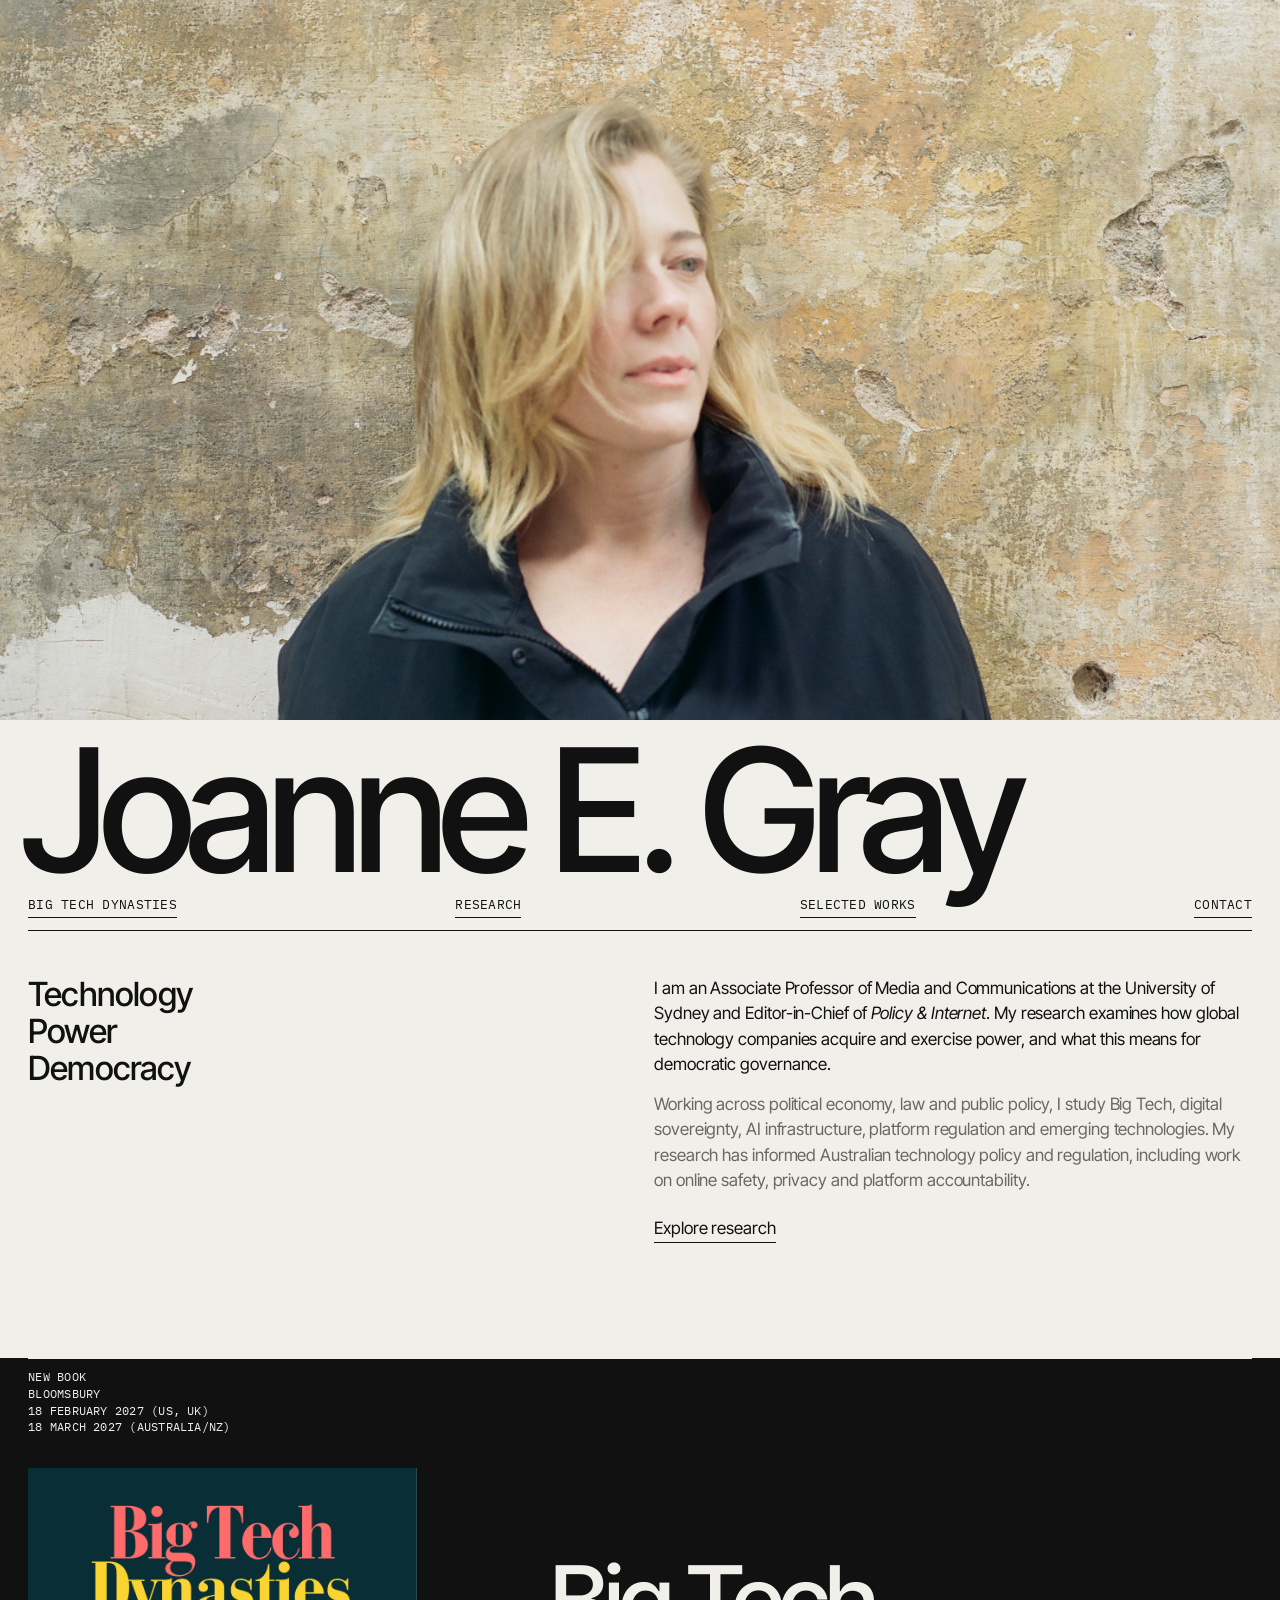
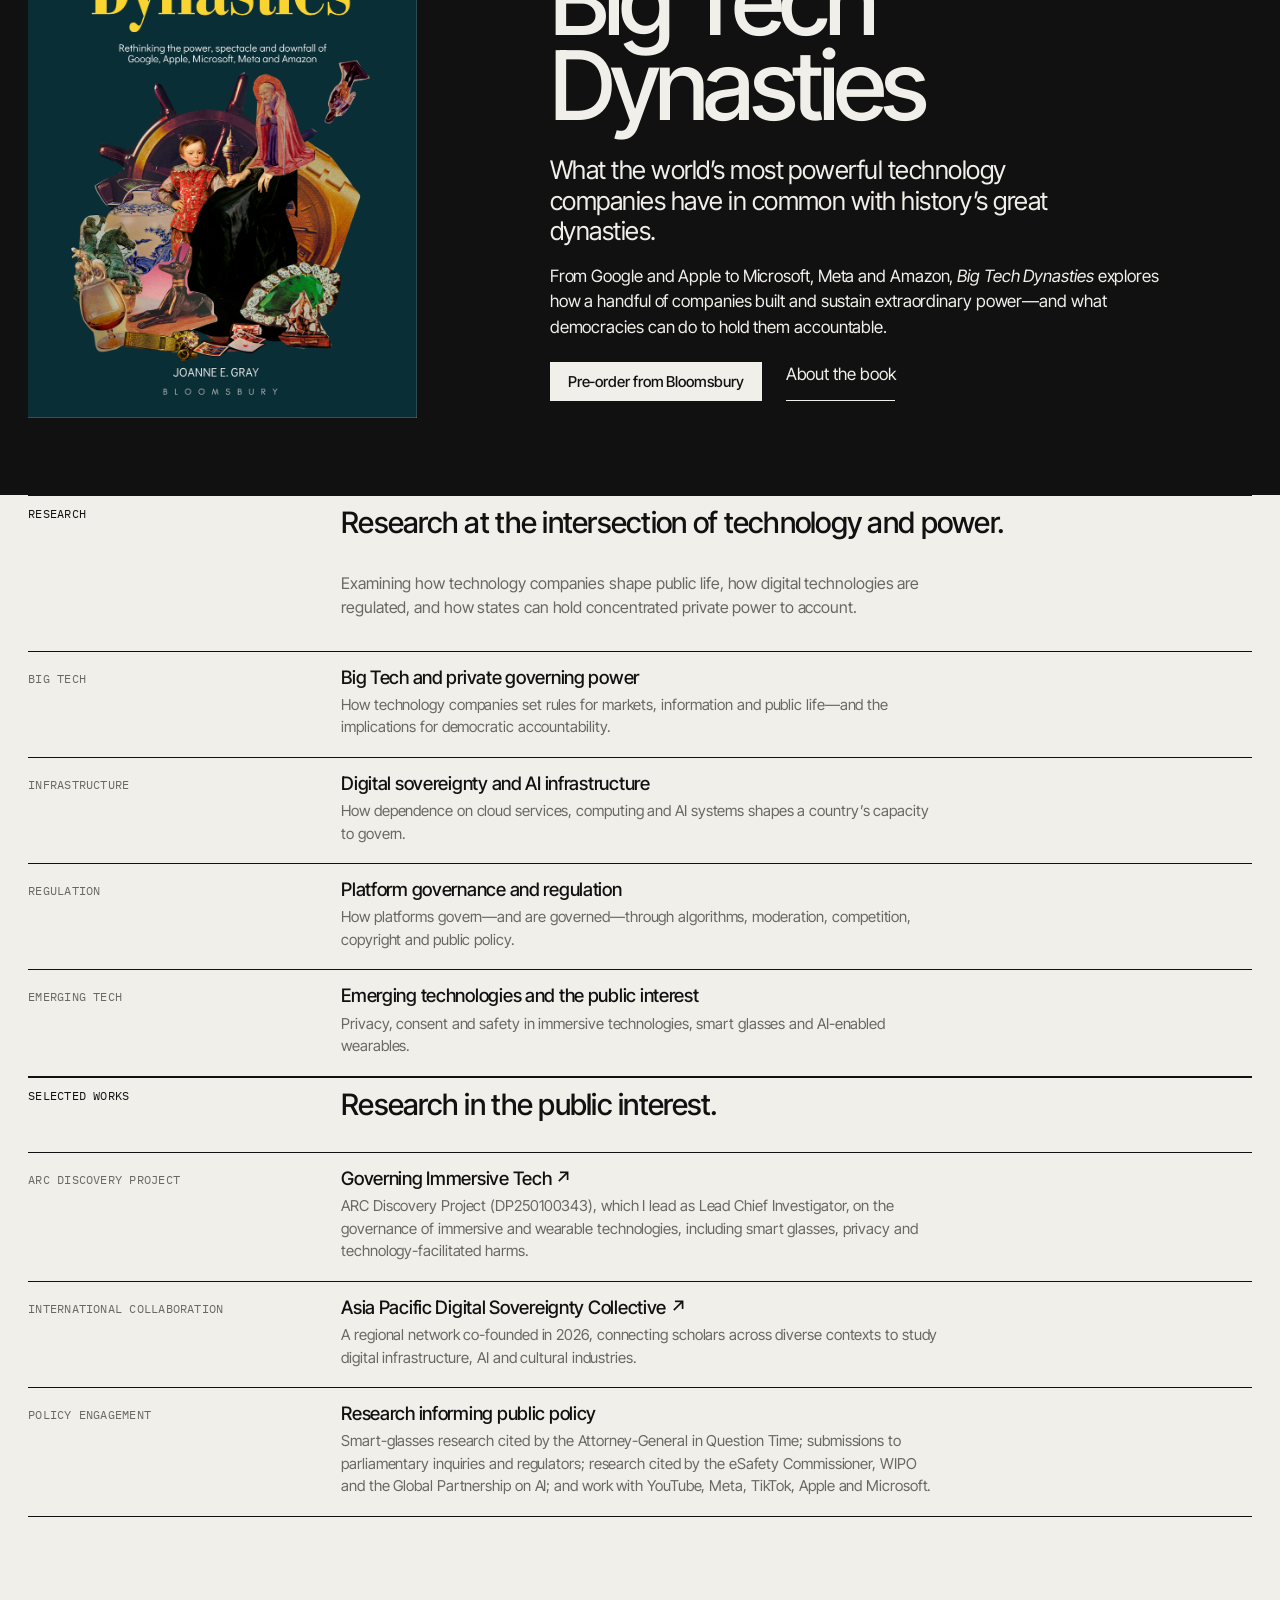
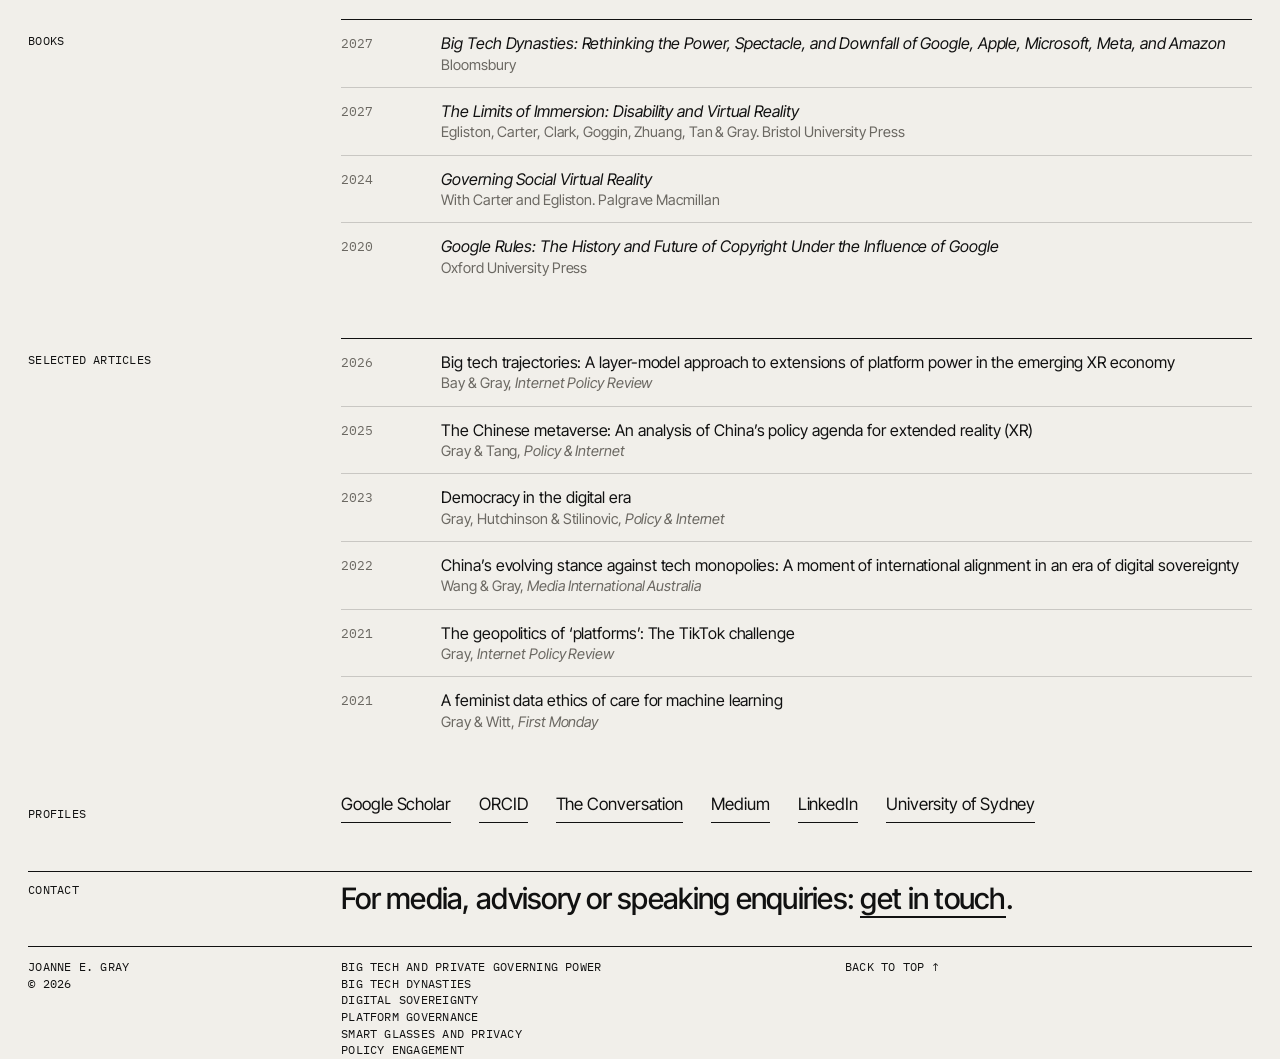
<file: index.html>
<!DOCTYPE html>
<html lang="en-AU">
<head>
<meta charset="utf-8">
<meta name="viewport" content="width=device-width, initial-scale=1">
<meta name="theme-color" content="#f7f5f0">
<meta name="robots" content="index, follow">
<meta name="author" content="Joanne E. Gray">
<meta property="og:site_name" content="Joanne E. Gray">
<meta property="og:locale" content="en_AU">
<meta name="twitter:card" content="summary_large_image">
<title>Joanne E. Gray | Big Tech, Digital Sovereignty &amp; Technology Governance</title>
<meta name="description" content="Joanne E. Gray is a scholar researching Big Tech power, digital sovereignty, AI infrastructure, platform regulation and emerging technology governance.">
<link rel="canonical" href="https://www.jegray.com.au/">
<meta property="og:type" content="profile">
<meta property="og:title" content="Joanne E. Gray | Big Tech, Digital Sovereignty &amp; Technology Governance">
<meta property="og:description" content="Scholar researching Big Tech power, digital sovereignty, AI infrastructure, platform regulation and emerging technology governance.">
<meta property="og:url" content="https://www.jegray.com.au/">
<meta property="og:image" content="https://www.jegray.com.au/A7406008.jpg">
<meta property="og:image:alt" content="Associate Professor Joanne E. Gray">
<script type="application/ld+json">
{
  "@context": "https://schema.org",
  "@graph": [
    {
      "@type": "WebSite",
      "@id": "https://www.jegray.com.au/#website",
      "url": "https://www.jegray.com.au/",
      "name": "Joanne E. Gray",
      "about": { "@id": "https://www.jegray.com.au/#person" },
      "inLanguage": "en-AU"
    },
    {
      "@type": "ProfilePage",
      "@id": "https://www.jegray.com.au/#profilepage",
      "url": "https://www.jegray.com.au/",
      "mainEntity": { "@id": "https://www.jegray.com.au/#person" }
    },
    {
      "@type": "Person",
      "@id": "https://www.jegray.com.au/#person",
      "name": "Joanne E. Gray",
      "alternateName": ["Joanne Gray", "Jo Gray", "Joanne Elizabeth Gray"],
      "honorificPrefix": "Associate Professor",
      "url": "https://www.jegray.com.au/",
      "image": "https://www.jegray.com.au/A7406008.jpg",
      "jobTitle": ["Associate Professor", "Chair of Discipline, Media and Communications"],
      "description": "Australian scholar of digital technology governance and political economy whose research examines the power of global technology companies and its implications for democratic governance.",
      "affiliation": {
        "@type": "CollegeOrUniversity",
        "name": "The University of Sydney",
        "url": "https://www.sydney.edu.au/"
      },
      "worksFor": {
        "@type": "CollegeOrUniversity",
        "name": "The University of Sydney",
        "url": "https://www.sydney.edu.au/"
      },
      "knowsAbout": [
        "Big Tech",
        "Private governing power",
        "Digital sovereignty",
        "AI infrastructure",
        "Technological dependence",
        "Platform governance",
        "Platform regulation",
        "Emerging technology governance",
        "Smart glasses and privacy",
        "Extended reality (XR) governance",
        "Online safety"
      ],
      "sameAs": [
        "https://profiles.sydney.edu.au/j.gray",
        "https://orcid.org/0000-0001-5425-4979",
        "https://scholar.google.com/citations?user=UfW7GFQAAAAJ",
        "https://www.linkedin.com/in/jograycy7",
        "https://theconversation.com/profiles/joanne-gray-873764",
        "https://medium.com/@jograycy7"
      ]
    },
    {
      "@type": "Book",
      "@id": "https://www.jegray.com.au/big-tech-dynasties#book",
      "name": "Big Tech Dynasties: Rethinking the Power, Spectacle, and Downfall of Google, Apple, Microsoft, Meta, and Amazon",
      "author": { "@id": "https://www.jegray.com.au/#person" },
      "publisher": { "@type": "Organization", "name": "Bloomsbury Publishing" },
      "datePublished": "2027-02-18",
      "isbn": "9798765137796",
      "url": "https://www.jegray.com.au/big-tech-dynasties"
    },
    {
      "@type": "Book",
      "@id": "https://www.jegray.com.au/#book-governing-social-vr",
      "name": "Governing Social Virtual Reality: Preparing for the Content, Conduct and Design Challenges of Immersive Social Media",
      "author": [
        { "@id": "https://www.jegray.com.au/#person" },
        { "@type": "Person", "name": "Marcus Carter" },
        { "@type": "Person", "name": "Ben Egliston" }
      ],
      "publisher": { "@type": "Organization", "name": "Palgrave Macmillan" },
      "datePublished": "2024-08-08",
      "isbn": "9783031618307",
      "workExample": [
        { "@type": "Book", "isbn": "9783031618307", "bookFormat": "https://schema.org/Hardcover" },
        { "@type": "Book", "isbn": "9783031618314", "bookFormat": "https://schema.org/EBook" }
      ],
      "sameAs": "https://doi.org/10.1007/978-3-031-61831-4"
    },
    {
      "@type": "Book",
      "@id": "https://www.jegray.com.au/#book-google-rules",
      "name": "Google Rules: The History and Future of Copyright Under the Influence of Google",
      "author": { "@id": "https://www.jegray.com.au/#person" },
      "publisher": { "@type": "Organization", "name": "Oxford University Press" },
      "datePublished": "2020",
      "isbn": "9780190072070"
    },
    {
      "@type": "Book",
      "@id": "https://www.jegray.com.au/#book-limits-of-immersion",
      "name": "The Limits of Immersion: Disability and Virtual Reality",
      "author": [
        { "@type": "Person", "name": "Ben Egliston" },
        { "@type": "Person", "name": "Marcus Carter" },
        { "@type": "Person", "name": "Kate Euphemia Clark" },
        { "@type": "Person", "name": "Gerard Goggin" },
        { "@type": "Person", "name": "Kuansong Victor Zhuang" },
        { "@type": "Person", "name": "Wenqi Tan" },
        { "@id": "https://www.jegray.com.au/#person" }
      ],
      "publisher": { "@type": "Organization", "name": "Bristol University Press" },
      "isbn": "9781529258431",
      "url": "https://bristoluniversitypress.co.uk/the-limits-of-immersion"
    }
  ]
}
</script>

  <link rel="preconnect" href="https://fonts.googleapis.com">
  <link rel="preconnect" href="https://fonts.gstatic.com" crossorigin="">
  <link rel="stylesheet" href="https://fonts.googleapis.com/css2?family=IBM+Plex+Mono:wght@400&amp;family=Inter+Tight:ital,wght@0,400;0,500;1,400;1,500&amp;display=swap">
  <link rel="stylesheet" href="/site.css">
</head>
<body>
<a class="skip" href="#main">Skip to main content</a>

<main id="main">
  <section id="about" class="hero">
    <figure class="banner"><img src="/jo-gray-portrait.jpg" alt="Associate Professor Joanne E. Gray standing in front of a weathered plaster wall" width="2000" height="1326" fetchpriority="high"></figure>
    <div class="wrap">
      <div class="bigname">
        <h1>Joanne E. Gray</h1>
        <nav class="meta homenav" aria-label="Primary"><a href="#book">Big Tech Dynasties</a><a href="#research">Research</a><a href="#work">Selected works</a><a href="#contact">Contact</a></nav>
      </div>
      <div class="grid hero-body">
        <p class="lead">Technology<br>Power<br>Democracy</p>
        <div class="hero-text">
          <p>I am an Associate Professor of Media and Communications at the University of Sydney and Editor-in-Chief of <em>Policy &amp; Internet</em>. My research examines how global technology companies acquire and exercise power, and what this means for democratic governance.</p>
          <p class="sub">Working across political economy, law and public policy, I study Big Tech, digital sovereignty, AI infrastructure, platform regulation and emerging technologies. My research has informed Australian technology policy and regulation, including work on online safety, privacy and platform accountability.</p>
          <div class="hero-links">
            <a class="ulink" href="#research">Explore research</a>
          </div>
        </div>
      </div>
    </div>
  </section>

  <section id="book" class="book">
    <div class="wrap">
      <div class="grid sec-head rule">
        <div class="meta">New book<br>Bloomsbury<br>18 February 2027 (US, UK)<br>18 March 2027 (Australia/NZ)</div>
      </div>
      <div class="grid book-body">
        <div class="book-cover"><img src="/book-cover.png" alt="Cover of Big Tech Dynasties by Joanne E. Gray (Bloomsbury, 2027)" width="900" height="1273" loading="lazy"></div>
        <div class="book-copy">
          <h2>Big Tech Dynasties</h2>
          <p class="deck">What the world’s most powerful technology companies have in common with history’s great dynasties.</p>
          <p>From Google and Apple to Microsoft, Meta and Amazon, <em>Big Tech Dynasties</em> explores how a handful of companies built and sustain extraordinary power—and what democracies can do to hold them accountable.</p>
          <p class="hero-links"><a class="btn" href="https://www.bloomsbury.com/au/big-tech-dynasties-9798765137796/" target="_blank" rel="noopener">Pre-order from Bloomsbury</a> <a class="ulink" href="/big-tech-dynasties">About the book</a></p>
        </div>
      </div>
    </div>
  </section>

  <section id="research" class="wrap">
    <div class="grid sec-head rule">
      <div class="meta">Research</div>
      <h2>Research at the intersection of technology and power.</h2>
    </div>
    <div class="grid">
      <p class="intro">Examining how technology companies shape public life, how digital technologies are regulated, and how states can hold concentrated private power to account.</p>
      <ul class="rows">
        <li><a class="row" href="/big-tech-power"><span class="meta">Big Tech</span><h3>Big Tech and private governing power</h3><p>How technology companies set rules for markets, information and public life—and the implications for democratic accountability.</p></a></li>
        <li><a class="row" href="/digital-sovereignty"><span class="meta">Infrastructure</span><h3>Digital sovereignty and AI infrastructure</h3><p>How dependence on cloud services, computing and AI systems shapes a country’s capacity to govern.</p></a></li>
        <li><a class="row" href="/platform-governance"><span class="meta">Regulation</span><h3>Platform governance and regulation</h3><p>How platforms govern—and are governed—through algorithms, moderation, competition, copyright and public policy.</p></a></li>
        <li><a class="row" href="/smart-glasses-privacy"><span class="meta">Emerging tech</span><h3>Emerging technologies and the public interest</h3><p>Privacy, consent and safety in immersive technologies, smart glasses and AI-enabled wearables.</p></a></li>
      </ul>
    </div>
  </section>

  <section id="work" class="wrap">
    <div class="grid sec-head rule">
      <div class="meta">Selected works</div>
      <h2>Research in the public interest.</h2>
    </div>
    <div class="grid">
      <ul class="rows">
        
        <li><a class="row" href="https://projectgit.com.au/" target="_blank" rel="noopener"><span class="meta">ARC Discovery Project</span><h3>Governing Immersive Tech ↗</h3><p>ARC Discovery Project (DP250100343), which I lead as Lead Chief Investigator, on the governance of immersive and wearable technologies, including smart glasses, privacy and technology-facilitated harms.</p></a></li>
        <li><a class="row" href="https://apacdigitalsovereigntycollective.org/" target="_blank" rel="noopener"><span class="meta">International collaboration</span><h3>Asia Pacific Digital Sovereignty Collective ↗</h3><p>A regional network co-founded in 2026, connecting scholars across diverse contexts to study digital infrastructure, AI and cultural industries.</p></a></li>
        <li><a class="row" href="/policy-engagement"><span class="meta">Policy engagement</span><h3>Research informing public policy</h3><p>Smart-glasses research cited by the Attorney-General in Question Time; submissions to parliamentary inquiries and regulators; research cited by the eSafety Commissioner, WIPO and the Global Partnership on AI; and work with YouTube, Meta, TikTok, Apple and Microsoft.</p></a></li>
      </ul>
    </div>

    <div class="grid pubs" style="margin-top:clamp(56px,8vw,104px)">
      <div class="pubs">
        <div class="pub-group">
          <div class="meta">Books</div>
          <ol>
            <li><span class="yr">2027</span><span><a href="/big-tech-dynasties"><em>Big Tech Dynasties: Rethinking the Power, Spectacle, and Downfall of Google, Apple, Microsoft, Meta, and Amazon</em></a><span class="src">Bloomsbury</span></span></li>
            <li><span class="yr">2027</span><span><a href="https://bristoluniversitypress.co.uk/the-limits-of-immersion" target="_blank" rel="noopener"><em>The Limits of Immersion: Disability and Virtual Reality</em></a><span class="src">Egliston, Carter, Clark, Goggin, Zhuang, Tan &amp; Gray. Bristol University Press</span></span></li>
            <li><span class="yr">2024</span><span><a href="https://doi.org/10.1007/978-3-031-61831-4" target="_blank" rel="noopener"><em>Governing Social Virtual Reality</em></a><span class="src">With Carter and Egliston. Palgrave Macmillan</span></span></li>
            <li><span class="yr">2020</span><span><a href="https://academic.oup.com/book/33563" target="_blank" rel="noopener"><em>Google Rules: The History and Future of Copyright Under the Influence of Google</em></a><span class="src">Oxford University Press</span></span></li>
          </ol>
        </div>
        <div class="pub-group">
          <div class="meta">Selected articles</div>
          <ol>
            <li><span class="yr">2026</span><span><a href="https://doi.org/10.14763/2026.3.2097" target="_blank" rel="noopener">Big tech trajectories: A layer-model approach to extensions of platform power in the emerging XR economy</a><span class="src">Bay &amp; Gray, <em>Internet Policy Review</em></span></span></li>
            <li><span class="yr">2025</span><span><a href="https://doi.org/10.1002/poi3.418" target="_blank" rel="noopener">The Chinese metaverse: An analysis of China’s policy agenda for extended reality (XR)</a><span class="src">Gray &amp; Tang, <em>Policy &amp; Internet</em></span></span></li>
            <li><span class="yr">2023</span><span><a href="https://doi.org/10.1002/poi3.349" target="_blank" rel="noopener">Democracy in the digital era</a><span class="src">Gray, Hutchinson &amp; Stilinovic, <em>Policy &amp; Internet</em></span></span></li>
            <li><span class="yr">2022</span><span><a href="https://doi.org/10.1177/1329878X221105124" target="_blank" rel="noopener">China’s evolving stance against tech monopolies: A moment of international alignment in an era of digital sovereignty</a><span class="src">Wang &amp; Gray, <em>Media International Australia</em></span></span></li>
            <li><span class="yr">2021</span><span><a href="https://doi.org/10.14763/2021.2.1557" target="_blank" rel="noopener">The geopolitics of ‘platforms’: The TikTok challenge</a><span class="src">Gray, <em>Internet Policy Review</em></span></span></li>
            <li><span class="yr">2021</span><span><a href="https://doi.org/10.5210/fm.v26i12.11833" target="_blank" rel="noopener">A feminist data ethics of care for machine learning</a><span class="src">Gray &amp; Witt, <em>First Monday</em></span></span></li>
          </ol>
        </div>
        <div class="pub-group">
          <div class="meta">Profiles</div>
          <div class="profiles">
            <a class="ulink" href="https://scholar.google.com/citations?hl=en&amp;user=UfW7GFQAAAAJ" target="_blank" rel="noopener">Google Scholar</a>
            <a class="ulink" href="https://orcid.org/0000-0001-5425-4979" target="_blank" rel="noopener">ORCID</a>
            <a class="ulink" href="https://theconversation.com/profiles/joanne-gray-873764/articles" target="_blank" rel="noopener">The Conversation</a>
            <a class="ulink" href="https://medium.com/@jograycy7" target="_blank" rel="noopener">Medium</a>
            <a class="ulink" href="https://www.linkedin.com/in/jograycy7" target="_blank" rel="noopener">LinkedIn</a>
            <a class="ulink" href="https://profiles.sydney.edu.au/j.gray" target="_blank" rel="noopener">University of Sydney</a>
          </div>
        </div>
      </div>
    </div>
  </section>

  <section id="contact" class="wrap contact">
    <div class="grid sec-head rule">
      <div class="meta">Contact</div>
      <h2>For media, advisory or speaking enquiries: <a href="mailto:jo@bordenmgmt.com">get in touch</a>.</h2>
    </div>
  </section>
</main>

<footer class="wrap">
  <div class="grid rule meta" style="padding-top:12px">
    <div>Joanne E. Gray<br>© 2026</div>
    <div><ul><li><a href="/big-tech-power">Big Tech and private governing power</a></li><li><a href="/big-tech-dynasties">Big Tech Dynasties</a></li><li><a href="/digital-sovereignty">Digital sovereignty</a></li><li><a href="/platform-governance">Platform governance</a></li><li><a href="/smart-glasses-privacy">Smart glasses and privacy</a></li><li><a href="/policy-engagement">Policy engagement</a></li></ul></div>
    <div class="c4"><a href="#main">Back to top ↑</a></div>
  </div>
</footer>
</body>
</html>
</file>
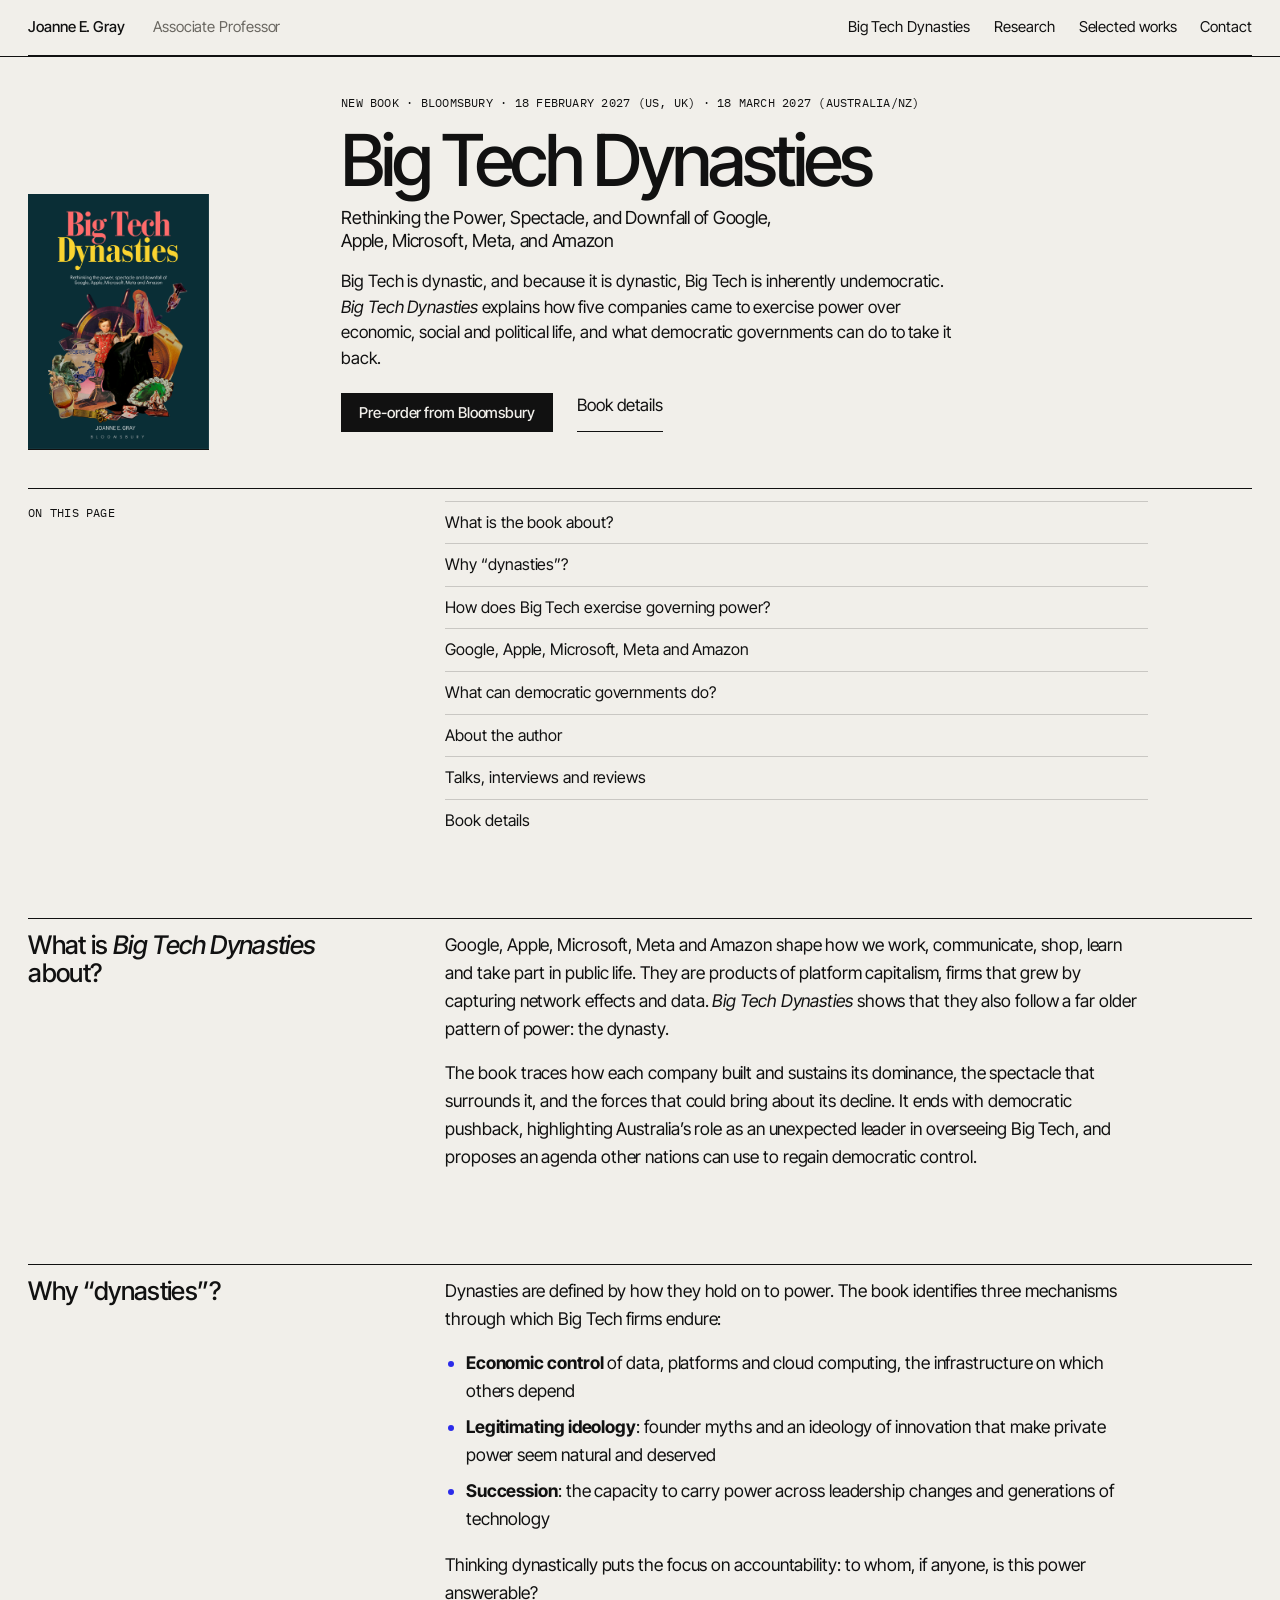
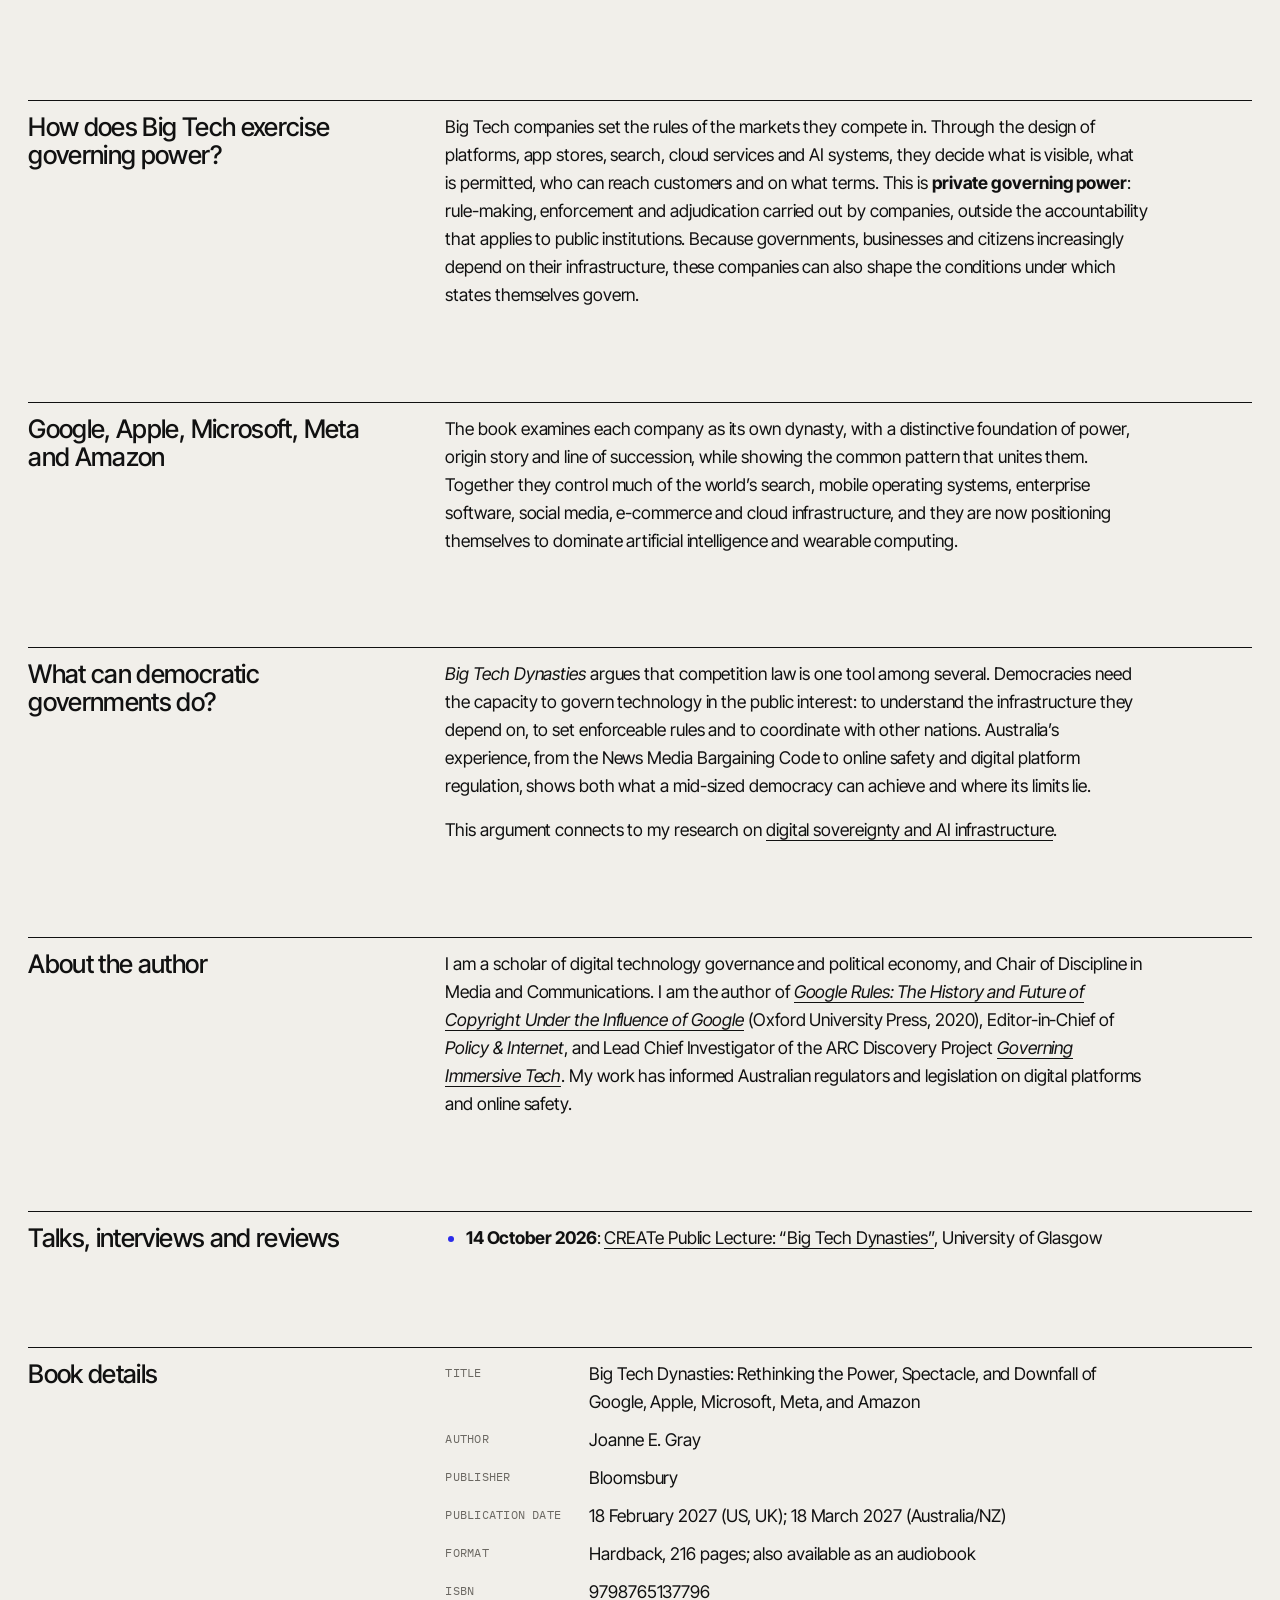
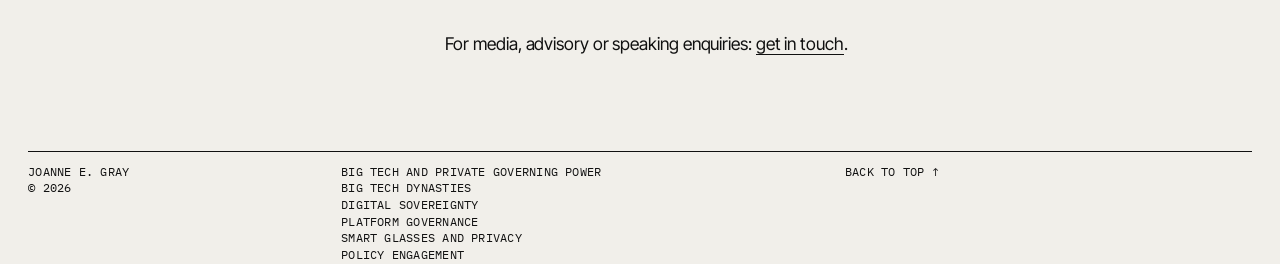
<file: big-tech-dynasties.html>
<!DOCTYPE html>
<html lang="en-AU">
<head>
<meta charset="utf-8">
<meta name="viewport" content="width=device-width, initial-scale=1">
<meta name="theme-color" content="#f7f5f0">
<meta name="robots" content="index, follow">
<meta name="author" content="Joanne E. Gray">
<meta property="og:site_name" content="Joanne E. Gray">
<meta property="og:locale" content="en_AU">
<meta name="twitter:card" content="summary_large_image">

<title>Big Tech Dynasties by Joanne E. Gray | Big Tech Power &amp; Democracy</title>
<meta name="description" content="Big Tech Dynasties (Bloomsbury, 2027) by Joanne E. Gray: why Google, Apple, Microsoft, Meta and Amazon are dynastic, undemocratic, and how democracies can respond.">
<link rel="canonical" href="https://www.jegray.com.au/big-tech-dynasties">
<meta property="og:type" content="book">
<meta property="og:title" content="Big Tech Dynasties by Joanne E. Gray">
<meta property="og:description" content="Rethinking the power, spectacle and downfall of Google, Apple, Microsoft, Meta and Amazon. Bloomsbury, February 2027.">
<meta property="og:url" content="https://www.jegray.com.au/big-tech-dynasties">
<meta property="og:image" content="https://www.jegray.com.au/book-cover.png">
<meta property="og:image:alt" content="Cover of Big Tech Dynasties by Joanne E. Gray">
<meta property="book:isbn" content="9798765137796">
<meta property="book:release_date" content="2027-02-18">
<script type="application/ld+json">
{
  "@context": "https://schema.org",
  "@graph": [
    {
      "@type": "Book",
      "@id": "https://www.jegray.com.au/big-tech-dynasties#book",
      "name": "Big Tech Dynasties",
      "alternativeHeadline": "Rethinking the Power, Spectacle, and Downfall of Google, Apple, Microsoft, Meta, and Amazon",
      "author": {
        "@id": "https://www.jegray.com.au/#person"
      },
      "publisher": {
        "@type": "Organization",
        "name": "Bloomsbury Publishing"
      },
      "datePublished": "2027-02-18",
      "isbn": "9798765137796",
      "sameAs": "https://www.bloomsbury.com/au/big-tech-dynasties-9798765137796/",
      "bookFormat": "https://schema.org/Hardcover",
      "numberOfPages": 216,
      "inLanguage": "en",
      "url": "https://www.jegray.com.au/big-tech-dynasties",
      "about": [
        "Big Tech",
        "Platform capitalism",
        "Private governing power",
        "Democracy",
        "Technology regulation"
      ],
      "description": "An account of Google, Apple, Microsoft, Meta and Amazon as dynasties that sustain power through economic control of data, platforms and cloud computing, legitimating founder myths and an ideology of innovation, and succession, with an agenda for democratic oversight."
    },
    {
      "@type": "Person",
      "@id": "https://www.jegray.com.au/#person",
      "name": "Joanne E. Gray",
      "honorificPrefix": "Associate Professor",
      "url": "https://www.jegray.com.au/"
    }
  ]
}
</script>

  <link rel="preconnect" href="https://fonts.googleapis.com">
  <link rel="preconnect" href="https://fonts.gstatic.com" crossorigin="">
  <link rel="stylesheet" href="https://fonts.googleapis.com/css2?family=IBM+Plex+Mono:wght@400&amp;family=Inter+Tight:ital,wght@0,400;0,500;1,400;1,500&amp;display=swap">
  <link rel="stylesheet" href="/site.css">
</head>
<body>
<a class="skip" href="#main">Skip to main content</a>

<header class="wrap">
  <div class="bar"><a class="who" href="/">Joanne E. Gray</a><span class="role">Associate Professor</span><nav aria-label="Primary"><ul><li><a href="/big-tech-dynasties">Big Tech Dynasties</a></li><li><a href="/#research">Research</a></li><li><a href="/#work">Selected works</a></li><li><a href="/#contact">Contact</a></li></ul></nav></div>
</header>

<main id="main">
<section class="book-hero"><div class="wrap"><div class="grid" style="align-items:end"><div class="cover"><img class="cover-image" src="/book-cover.png" alt="Cover of Big Tech Dynasties by Joanne E. Gray (Bloomsbury, 2027)" width="900" height="1273"></div><div class="copy"><div class="meta">New book · Bloomsbury · 18 February 2027 (US, UK) · 18 March 2027 (Australia/NZ)</div>
<h1 id="page-title">Big Tech Dynasties</h1>
<p class="subtitle">Rethinking the Power, Spectacle, and Downfall of Google, Apple, Microsoft, Meta, and Amazon</p>
<p>Big Tech is dynastic, and because it is dynastic, Big Tech is inherently undemocratic. <em>Big Tech Dynasties</em> explains how five companies came to exercise power over economic, social and political life, and what democratic governments can do to take it back.</p>
<p class="hero-links"><a class="btn" href="https://www.bloomsbury.com/au/big-tech-dynasties-9798765137796/" target="_blank" rel="noopener">Pre-order from Bloomsbury</a> <a class="ulink" href="#details">Book details</a></p></div></div></div></section>
<article class="wrap">
<section class="grid body-sec toc" aria-label="On this page"><div class="meta">On this page</div><div class="content"><ol>
<li><a href="#about-the-book">What is the book about?</a></li>
<li><a href="#why-dynasties">Why “dynasties”?</a></li>
<li><a href="#governing-power">How does Big Tech exercise governing power?</a></li>
<li><a href="#companies">Google, Apple, Microsoft, Meta and Amazon</a></li>
<li><a href="#democratic-response">What can democratic governments do?</a></li>
<li><a href="#author">About the author</a></li>
<li><a href="#events">Talks, interviews and reviews</a></li>
<li><a href="#details">Book details</a></li>
</ol></div></section>
<section class="grid body-sec" id="about-the-book"><h2 class="side">What is <em>Big Tech Dynasties</em> about?</h2><div class="content"><p>Google, Apple, Microsoft, Meta and Amazon shape how we work, communicate, shop, learn and take part in public life. They are products of platform capitalism, firms that grew by capturing network effects and data. <em>Big Tech Dynasties</em> shows that they also follow a far older pattern of power: the dynasty.</p>
      <p>The book traces how each company built and sustains its dominance, the spectacle that surrounds it, and the forces that could bring about its decline. It ends with democratic pushback, highlighting Australia’s role as an unexpected leader in overseeing Big Tech, and proposes an agenda other nations can use to regain democratic control.</p></div></section>
<section class="grid body-sec" id="why-dynasties"><h2 class="side">Why “dynasties”?</h2><div class="content"><p>Dynasties are defined by how they hold on to power. The book identifies three mechanisms through which Big Tech firms endure:</p>
      <ul>
        <li><strong>Economic control</strong> of data, platforms and cloud computing, the infrastructure on which others depend</li>
        <li><strong>Legitimating ideology</strong>: founder myths and an ideology of innovation that make private power seem natural and deserved</li>
        <li><strong>Succession</strong>: the capacity to carry power across leadership changes and generations of technology</li>
      </ul>
      <p>Thinking dynastically puts the focus on accountability: to whom, if anyone, is this power answerable?</p></div></section>
<section class="grid body-sec" id="governing-power"><h2 class="side">How does Big Tech exercise governing power?</h2><div class="content"><p>Big Tech companies set the rules of the markets they compete in. Through the design of platforms, app stores, search, cloud services and AI systems, they decide what is visible, what is permitted, who can reach customers and on what terms. This is <strong>private governing power</strong>: rule-making, enforcement and adjudication carried out by companies, outside the accountability that applies to public institutions. Because governments, businesses and citizens increasingly depend on their infrastructure, these companies can also shape the conditions under which states themselves govern.</p></div></section>
<section class="grid body-sec" id="companies"><h2 class="side">Google, Apple, Microsoft, Meta and Amazon</h2><div class="content"><p>The book examines each company as its own dynasty, with a distinctive foundation of power, origin story and line of succession, while showing the common pattern that unites them. Together they control much of the world’s search, mobile operating systems, enterprise software, social media, e-commerce and cloud infrastructure, and they are now positioning themselves to dominate artificial intelligence and wearable computing.</p></div></section>
<section class="grid body-sec" id="democratic-response"><h2 class="side">What can democratic governments do?</h2><div class="content"><p><em>Big Tech Dynasties</em> argues that competition law is one tool among several. Democracies need the capacity to govern technology in the public interest: to understand the infrastructure they depend on, to set enforceable rules and to coordinate with other nations. Australia’s experience, from the News Media Bargaining Code to online safety and digital platform regulation, shows both what a mid-sized democracy can achieve and where its limits lie.</p>
      <p>This argument connects to my research on <a href="/digital-sovereignty">digital sovereignty and AI infrastructure</a>.</p></div></section>
<section class="grid body-sec" id="author"><h2 class="side">About the author</h2><div class="content"><p>I am a scholar of digital technology governance and political economy, and Chair of Discipline in Media and Communications. I am the author of <a href="https://academic.oup.com/book/33563" target="_blank" rel="noopener"><em>Google Rules: The History and Future of Copyright Under the Influence of Google</em></a> (Oxford University Press, 2020), Editor-in-Chief of <em>Policy &amp; Internet</em>, and Lead Chief Investigator of the ARC Discovery Project <a href="https://projectgit.com.au/" target="_blank" rel="noopener"><em>Governing Immersive Tech</em></a>. My work has informed Australian regulators and legislation on digital platforms and online safety.</p></div></section>
<section class="grid body-sec" id="events"><h2 class="side">Talks, interviews and reviews</h2><div class="content"><ul>
        <li><strong>14 October 2026</strong>: <a href="https://www.gla.ac.uk/events/listings/index.html/event/14883" target="_blank" rel="noopener">CREATe Public Lecture: “Big Tech Dynasties”</a>, University of Glasgow</li>
        <!-- Add launch events, interviews, podcasts and reviews here as they appear -->
      </ul></div></section>
<section class="grid body-sec" id="details"><h2 class="side">Book details</h2><div class="content"><dl class="book-details">
        <dt>Title</dt><dd>Big Tech Dynasties: Rethinking the Power, Spectacle, and Downfall of Google, Apple, Microsoft, Meta, and Amazon</dd>
        <dt>Author</dt><dd>Joanne E. Gray</dd>
        <dt>Publisher</dt><dd>Bloomsbury</dd>
        <dt>Publication date</dt><dd>18 February 2027 (US, UK); 18 March 2027 (Australia/NZ)</dd>
        <dt>Format</dt><dd>Hardback, 216 pages; also available as an audiobook</dd>
        <dt>ISBN</dt><dd>9798765137796</dd>
      </dl>
      <p>For media, advisory or speaking enquiries: <a href="/#contact">get in touch</a>.</p></div></section>
</article>
</main>

<footer class="wrap">
  <div class="grid rule meta" style="padding-top:12px">
    <div>Joanne E. Gray<br>© 2026</div>
    <div><ul><li><a href="/big-tech-power">Big Tech and private governing power</a></li><li><a href="/big-tech-dynasties">Big Tech Dynasties</a></li><li><a href="/digital-sovereignty">Digital sovereignty</a></li><li><a href="/platform-governance">Platform governance</a></li><li><a href="/smart-glasses-privacy">Smart glasses and privacy</a></li><li><a href="/policy-engagement">Policy engagement</a></li></ul></div>
    <div class="c4"><a href="#main">Back to top ↑</a></div>
  </div>
</footer>
</body>
</html>
</file>
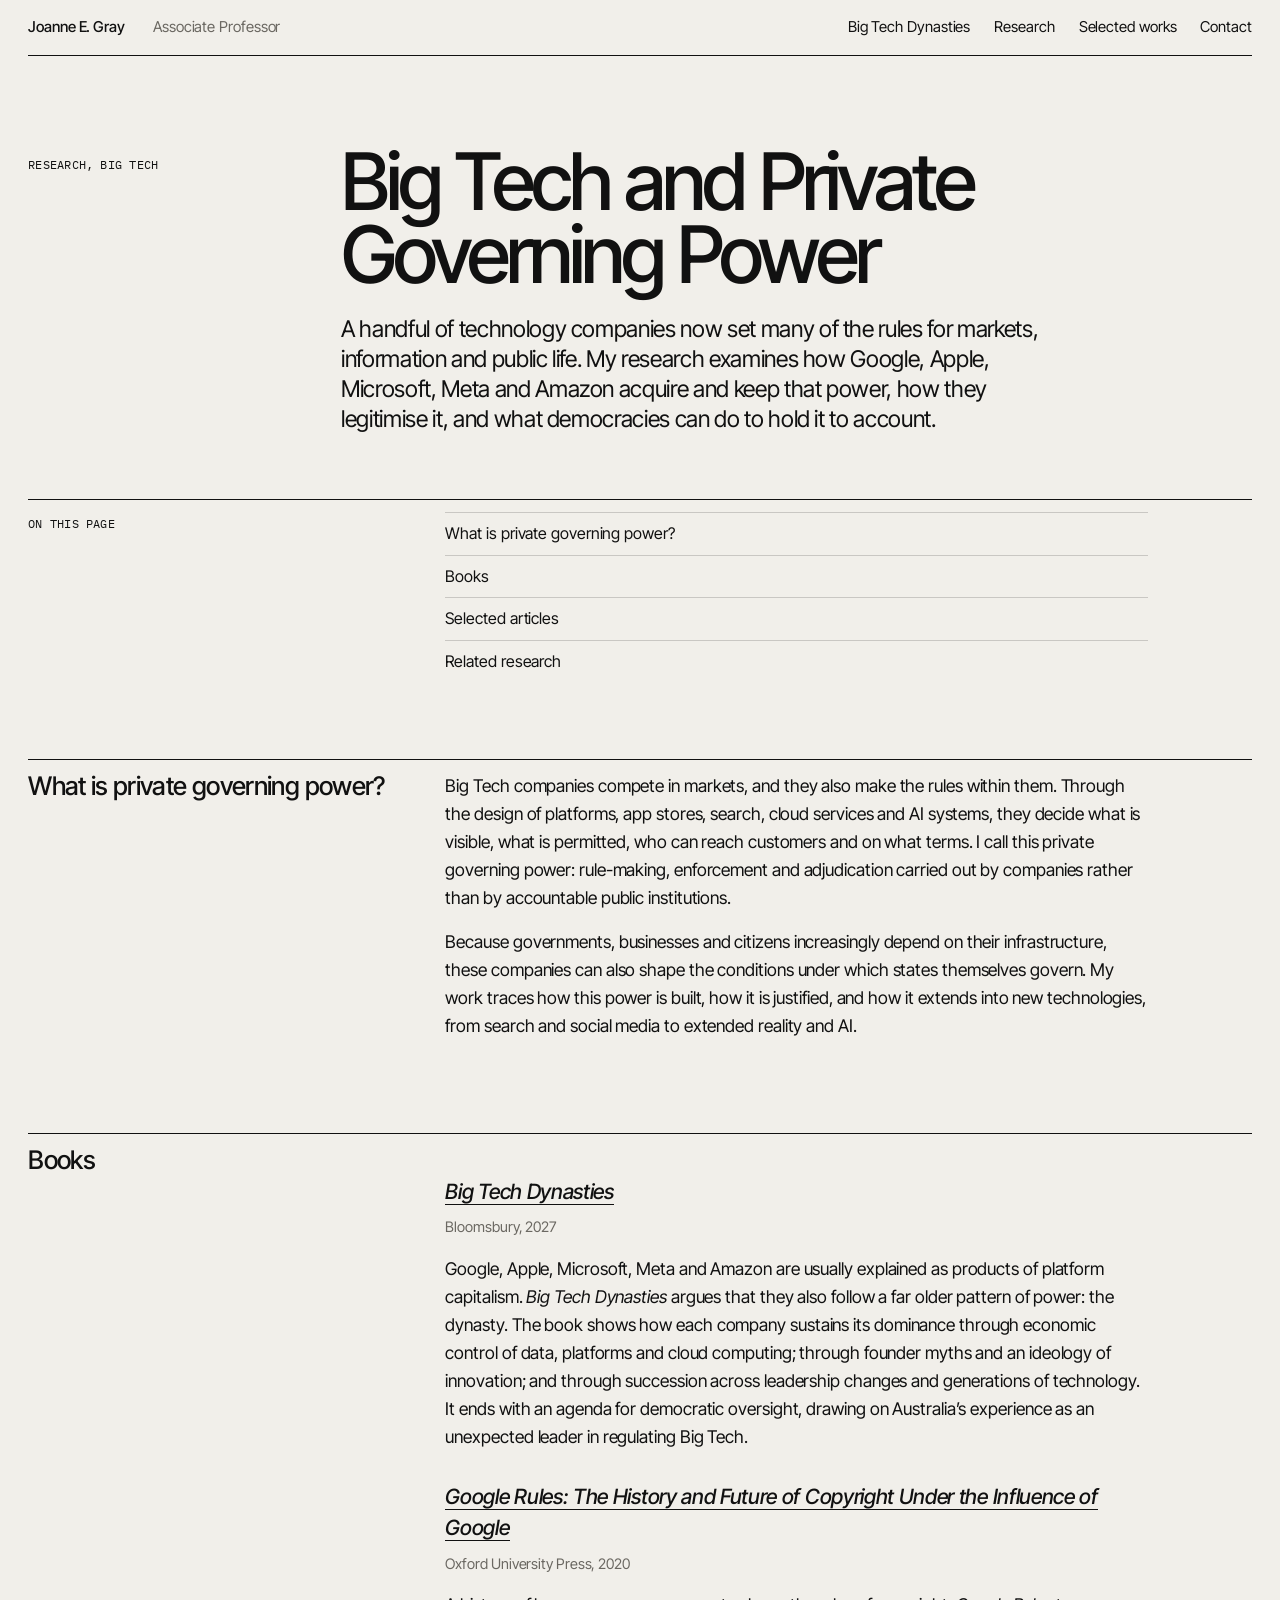
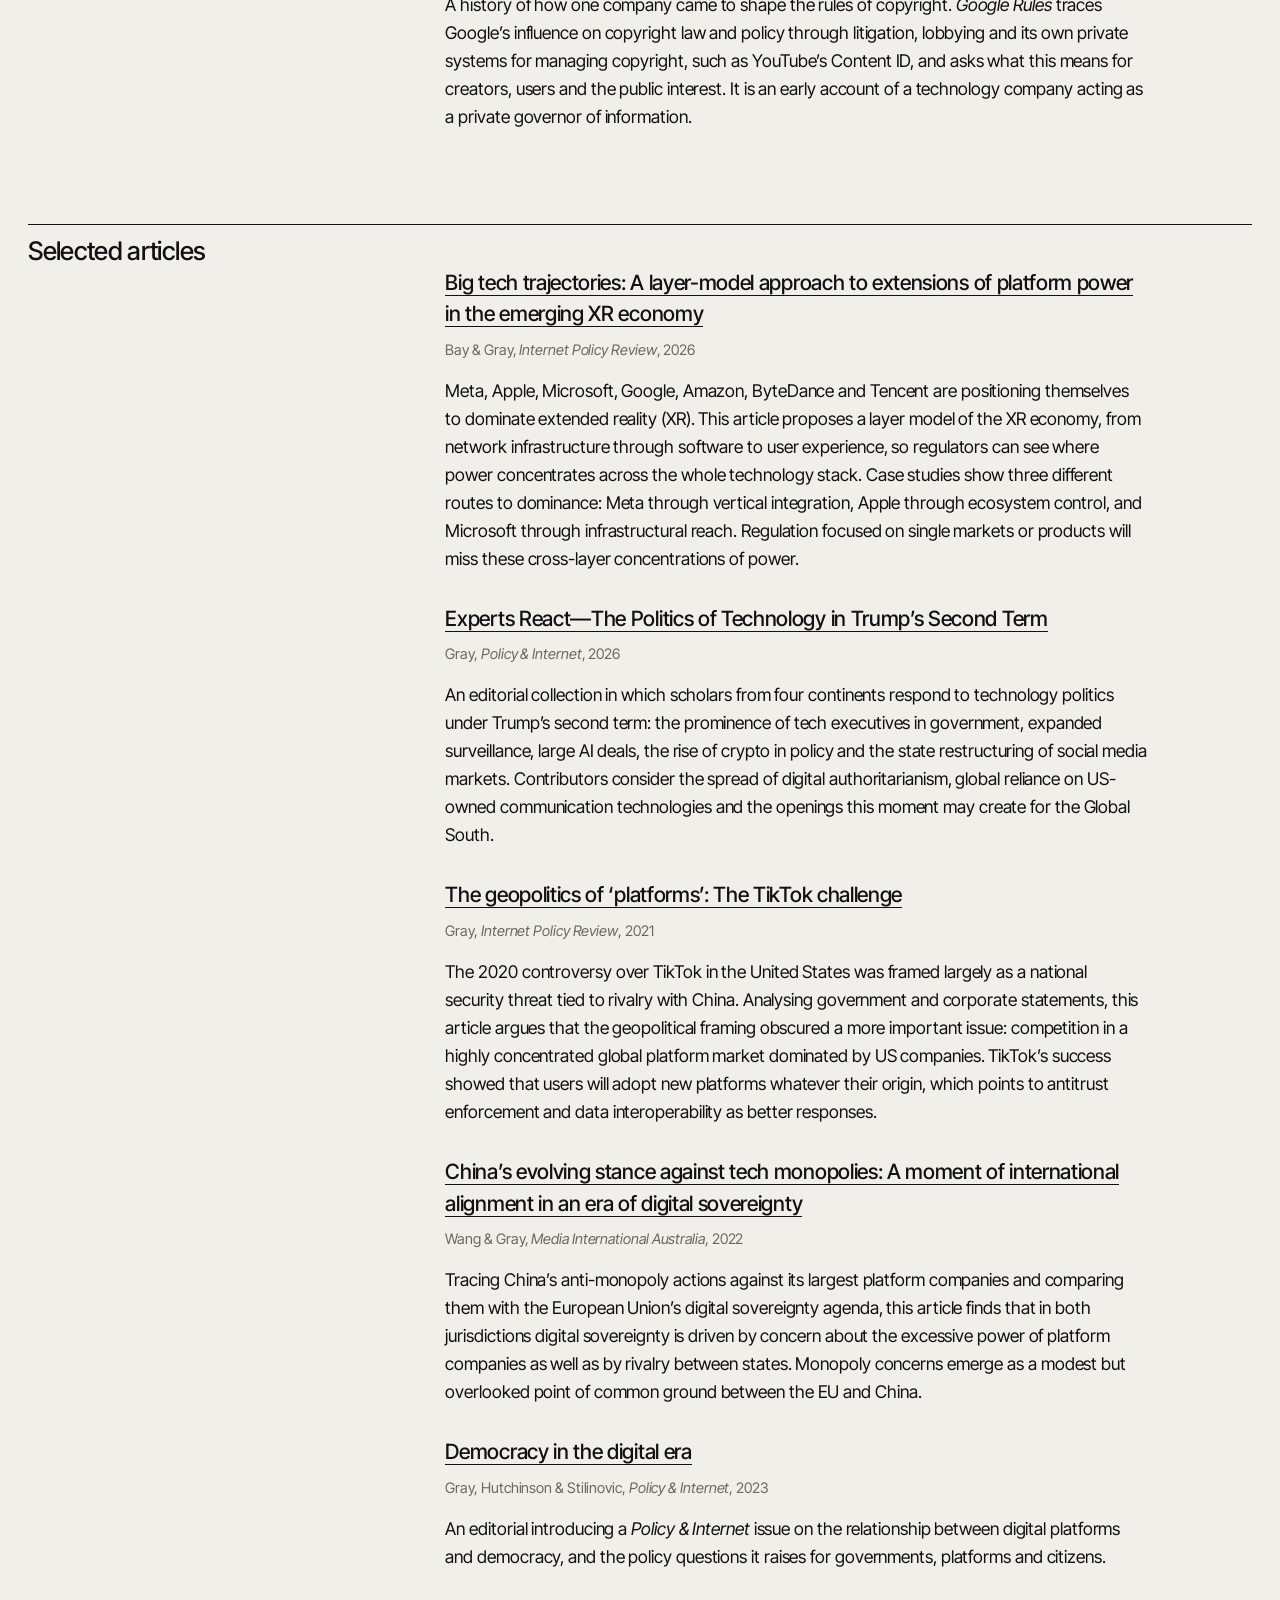
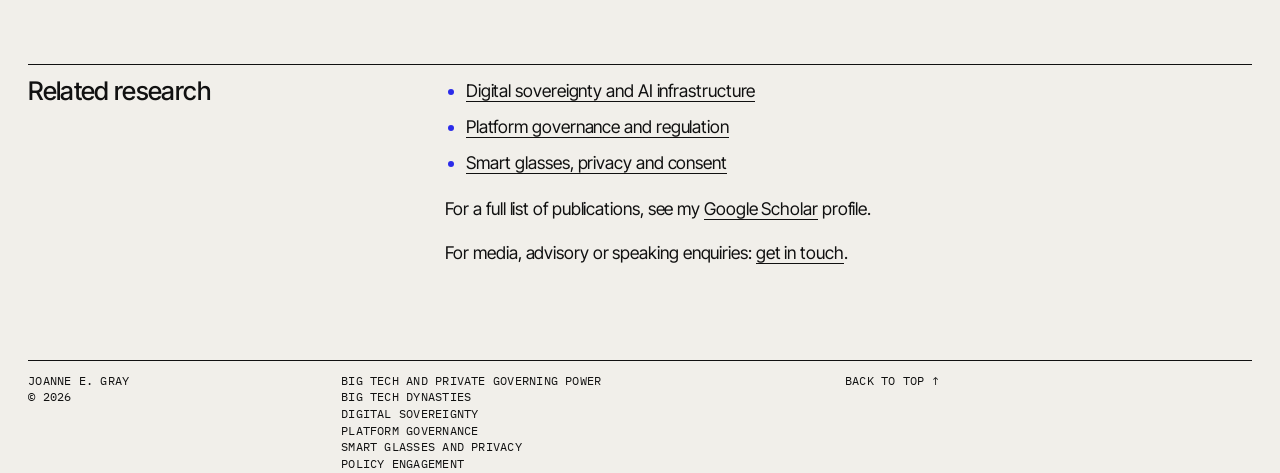
<file: big-tech-power.html>
<!DOCTYPE html>
<html lang="en-AU">
<head>
<meta charset="utf-8">
<meta name="viewport" content="width=device-width, initial-scale=1">
<meta name="theme-color" content="#f7f5f0">
<meta name="robots" content="index, follow">
<meta name="author" content="Joanne E. Gray">
<meta property="og:site_name" content="Joanne E. Gray">
<meta property="og:locale" content="en_AU">
<meta name="twitter:card" content="summary_large_image">

<title>Big Tech and Private Governing Power | Joanne E. Gray</title>
<meta name="description" content="How Google, Apple, Microsoft, Meta and Amazon acquire, legitimise and keep private governing power — research by Joanne E. Gray, author of Big Tech Dynasties and Google Rules.">
<link rel="canonical" href="https://www.jegray.com.au/big-tech-power">
<meta property="og:type" content="article">
<meta property="og:title" content="Big Tech and Private Governing Power — Joanne E. Gray">
<meta property="og:description" content="How Google, Apple, Microsoft, Meta and Amazon acquire, legitimise and keep private governing power — research by Joanne E. Gray, author of Big Tech Dynasties and Google Rules.">
<meta property="og:url" content="https://www.jegray.com.au/big-tech-power">
<meta property="og:image" content="https://www.jegray.com.au/A7406008.jpg">
<meta property="og:image:alt" content="Associate Professor Joanne E. Gray">
<script type="application/ld+json">
{
  "@context": "https://schema.org",
  "@type": "WebPage",
  "@id": "https://www.jegray.com.au/big-tech-power#webpage",
  "url": "https://www.jegray.com.au/big-tech-power",
  "name": "Big Tech and Private Governing Power",
  "description": "Research by Joanne E. Gray on how Google, Apple, Microsoft, Meta and Amazon acquire, legitimise and keep private governing power, and how democracies can hold it to account.",
  "author": {
    "@id": "https://www.jegray.com.au/#person"
  },
  "about": [
    "Big Tech",
    "Platform power",
    "Private governing power",
    "Competition policy",
    "Digital sovereignty"
  ],
  "hasPart": [
    {
      "@type": "Book",
      "name": "Big Tech Dynasties",
      "url": "https://www.jegray.com.au/big-tech-dynasties"
    },
    {
      "@type": "Book",
      "name": "Google Rules: The History and Future of Copyright Under the Influence of Google",
      "url": "https://academic.oup.com/book/33563",
      "publisher": "Oxford University Press",
      "datePublished": "2020"
    },
    {
      "@type": "ScholarlyArticle",
      "name": "Big tech trajectories: A layer-model approach to extensions of platform power in the emerging XR economy",
      "url": "https://doi.org/10.14763/2026.3.2097"
    },
    {
      "@type": "ScholarlyArticle",
      "name": "Experts React—The Politics of Technology in Trump’s Second Term",
      "url": "https://doi.org/10.1002/poi3.70038"
    },
    {
      "@type": "ScholarlyArticle",
      "name": "The geopolitics of ‘platforms’: The TikTok challenge",
      "url": "https://doi.org/10.14763/2021.2.1557"
    },
    {
      "@type": "ScholarlyArticle",
      "name": "China’s evolving stance against tech monopolies: A moment of international alignment in an era of digital sovereignty",
      "url": "https://doi.org/10.1177/1329878X221105124"
    },
    {
      "@type": "ScholarlyArticle",
      "name": "Democracy in the digital era",
      "url": "https://doi.org/10.1002/poi3.349"
    }
  ]
}
</script>

  <link rel="preconnect" href="https://fonts.googleapis.com">
  <link rel="preconnect" href="https://fonts.gstatic.com" crossorigin="">
  <link rel="stylesheet" href="https://fonts.googleapis.com/css2?family=IBM+Plex+Mono:wght@400&amp;family=Inter+Tight:ital,wght@0,400;0,500;1,400;1,500&amp;display=swap">
  <link rel="stylesheet" href="/site.css">
</head>
<body>
<a class="skip" href="#main">Skip to main content</a>

<header class="wrap">
  <div class="bar"><a class="who" href="/">Joanne E. Gray</a><span class="role">Associate Professor</span><nav aria-label="Primary"><ul><li><a href="/big-tech-dynasties">Big Tech Dynasties</a></li><li><a href="/#research">Research</a></li><li><a href="/#work">Selected works</a></li><li><a href="/#contact">Contact</a></li></ul></nav></div>
</header>

<main id="main">
<section class="wrap"><div class="grid page-head"><div class="meta">Research, Big Tech</div>
<h1 id="page-title">Big Tech and Private Governing Power</h1>
<p class="lede">A handful of technology companies now set many of the rules for markets, information and public life. My research examines how Google, Apple, Microsoft, Meta and Amazon acquire and keep that power, how they legitimise it, and what democracies can do to hold it to account.</p>
</div></section>
<article class="wrap">
<section class="grid body-sec toc" aria-label="On this page"><div class="meta">On this page</div><div class="content"><ol>
<li><a href="#private-power">What is private governing power?</a></li>
<li><a href="#books">Books</a></li>
<li><a href="#articles">Selected articles</a></li>
<li><a href="#related">Related research</a></li>
</ol></div></section>

<section class="grid body-sec" id="private-power"><h2 class="side">What is private governing power?</h2><div class="content">
<p>Big Tech companies compete in markets, and they also make the rules within them. Through the design of platforms, app stores, search, cloud services and AI systems, they decide what is visible, what is permitted, who can reach customers and on what terms. I call this private governing power: rule-making, enforcement and adjudication carried out by companies rather than by accountable public institutions.</p>
<p>Because governments, businesses and citizens increasingly depend on their infrastructure, these companies can also shape the conditions under which states themselves govern. My work traces how this power is built, how it is justified, and how it extends into new technologies, from search and social media to extended reality and AI.</p>
</div></section>

<section class="grid body-sec" id="books"><h2 class="side">Books</h2><div class="content">
<h3><a href="/big-tech-dynasties"><em>Big Tech Dynasties</em></a></h3>
<p class="note">Bloomsbury, 2027</p>
<p>Google, Apple, Microsoft, Meta and Amazon are usually explained as products of platform capitalism. <em>Big Tech Dynasties</em> argues that they also follow a far older pattern of power: the dynasty. The book shows how each company sustains its dominance through economic control of data, platforms and cloud computing; through founder myths and an ideology of innovation; and through succession across leadership changes and generations of technology. It ends with an agenda for democratic oversight, drawing on Australia’s experience as an unexpected leader in regulating Big Tech.</p>
<h3><a href="https://academic.oup.com/book/33563" target="_blank" rel="noopener"><em>Google Rules: The History and Future of Copyright Under the Influence of Google</em></a></h3>
<p class="note">Oxford University Press, 2020</p>
<p>A history of how one company came to shape the rules of copyright. <em>Google Rules</em> traces Google’s influence on copyright law and policy through litigation, lobbying and its own private systems for managing copyright, such as YouTube’s Content ID, and asks what this means for creators, users and the public interest. It is an early account of a technology company acting as a private governor of information.</p>
</div></section>

<section class="grid body-sec" id="articles"><h2 class="side">Selected articles</h2><div class="content">
<h3><a href="https://doi.org/10.14763/2026.3.2097" target="_blank" rel="noopener">Big tech trajectories: A layer-model approach to extensions of platform power in the emerging XR economy</a></h3>
<p class="note">Bay &amp; Gray, <em>Internet Policy Review</em>, 2026</p>
<p>Meta, Apple, Microsoft, Google, Amazon, ByteDance and Tencent are positioning themselves to dominate extended reality (XR). This article proposes a layer model of the XR economy, from network infrastructure through software to user experience, so regulators can see where power concentrates across the whole technology stack. Case studies show three different routes to dominance: Meta through vertical integration, Apple through ecosystem control, and Microsoft through infrastructural reach. Regulation focused on single markets or products will miss these cross-layer concentrations of power.</p>

<h3><a href="https://doi.org/10.1002/poi3.70038" target="_blank" rel="noopener">Experts React—The Politics of Technology in Trump’s Second Term</a></h3>
<p class="note">Gray, <em>Policy &amp; Internet</em>, 2026</p>
<p>An editorial collection in which scholars from four continents respond to technology politics under Trump’s second term: the prominence of tech executives in government, expanded surveillance, large AI deals, the rise of crypto in policy and the state restructuring of social media markets. Contributors consider the spread of digital authoritarianism, global reliance on US-owned communication technologies and the openings this moment may create for the Global South.</p>

<h3><a href="https://doi.org/10.14763/2021.2.1557" target="_blank" rel="noopener">The geopolitics of ‘platforms’: The TikTok challenge</a></h3>
<p class="note">Gray, <em>Internet Policy Review</em>, 2021</p>
<p>The 2020 controversy over TikTok in the United States was framed largely as a national security threat tied to rivalry with China. Analysing government and corporate statements, this article argues that the geopolitical framing obscured a more important issue: competition in a highly concentrated global platform market dominated by US companies. TikTok’s success showed that users will adopt new platforms whatever their origin, which points to antitrust enforcement and data interoperability as better responses.</p>

<h3><a href="https://doi.org/10.1177/1329878X221105124" target="_blank" rel="noopener">China’s evolving stance against tech monopolies: A moment of international alignment in an era of digital sovereignty</a></h3>
<p class="note">Wang &amp; Gray, <em>Media International Australia</em>, 2022</p>
<p>Tracing China’s anti-monopoly actions against its largest platform companies and comparing them with the European Union’s digital sovereignty agenda, this article finds that in both jurisdictions digital sovereignty is driven by concern about the excessive power of platform companies as well as by rivalry between states. Monopoly concerns emerge as a modest but overlooked point of common ground between the EU and China.</p>

<h3><a href="https://doi.org/10.1002/poi3.349" target="_blank" rel="noopener">Democracy in the digital era</a></h3>
<p class="note">Gray, Hutchinson &amp; Stilinovic, <em>Policy &amp; Internet</em>, 2023</p>
<p>An editorial introducing a <em>Policy &amp; Internet</em> issue on the relationship between digital platforms and democracy, and the policy questions it raises for governments, platforms and citizens.</p>
</div></section>

<section class="grid body-sec" id="related"><h2 class="side">Related research</h2><div class="content">
<ul>
<li><a href="/digital-sovereignty">Digital sovereignty and AI infrastructure</a></li>
<li><a href="/platform-governance">Platform governance and regulation</a></li>
<li><a href="/smart-glasses-privacy">Smart glasses, privacy and consent</a></li>
</ul>
<p>For a full list of publications, see my <a href="https://scholar.google.com/citations?hl=en&amp;user=UfW7GFQAAAAJ" target="_blank" rel="noopener">Google Scholar</a> profile.</p>
<p>For media, advisory or speaking enquiries: <a href="/#contact">get in touch</a>.</p>
</div></section>
</article>
</main>

<footer class="wrap">
  <div class="grid rule meta" style="padding-top:12px">
    <div>Joanne E. Gray<br>© 2026</div>
    <div><ul><li><a href="/big-tech-power">Big Tech and private governing power</a></li><li><a href="/big-tech-dynasties">Big Tech Dynasties</a></li><li><a href="/digital-sovereignty">Digital sovereignty</a></li><li><a href="/platform-governance">Platform governance</a></li><li><a href="/smart-glasses-privacy">Smart glasses and privacy</a></li><li><a href="/policy-engagement">Policy engagement</a></li></ul></div>
    <div class="c4"><a href="#main">Back to top ↑</a></div>
  </div>
</footer>
</body>
</html>
</file>
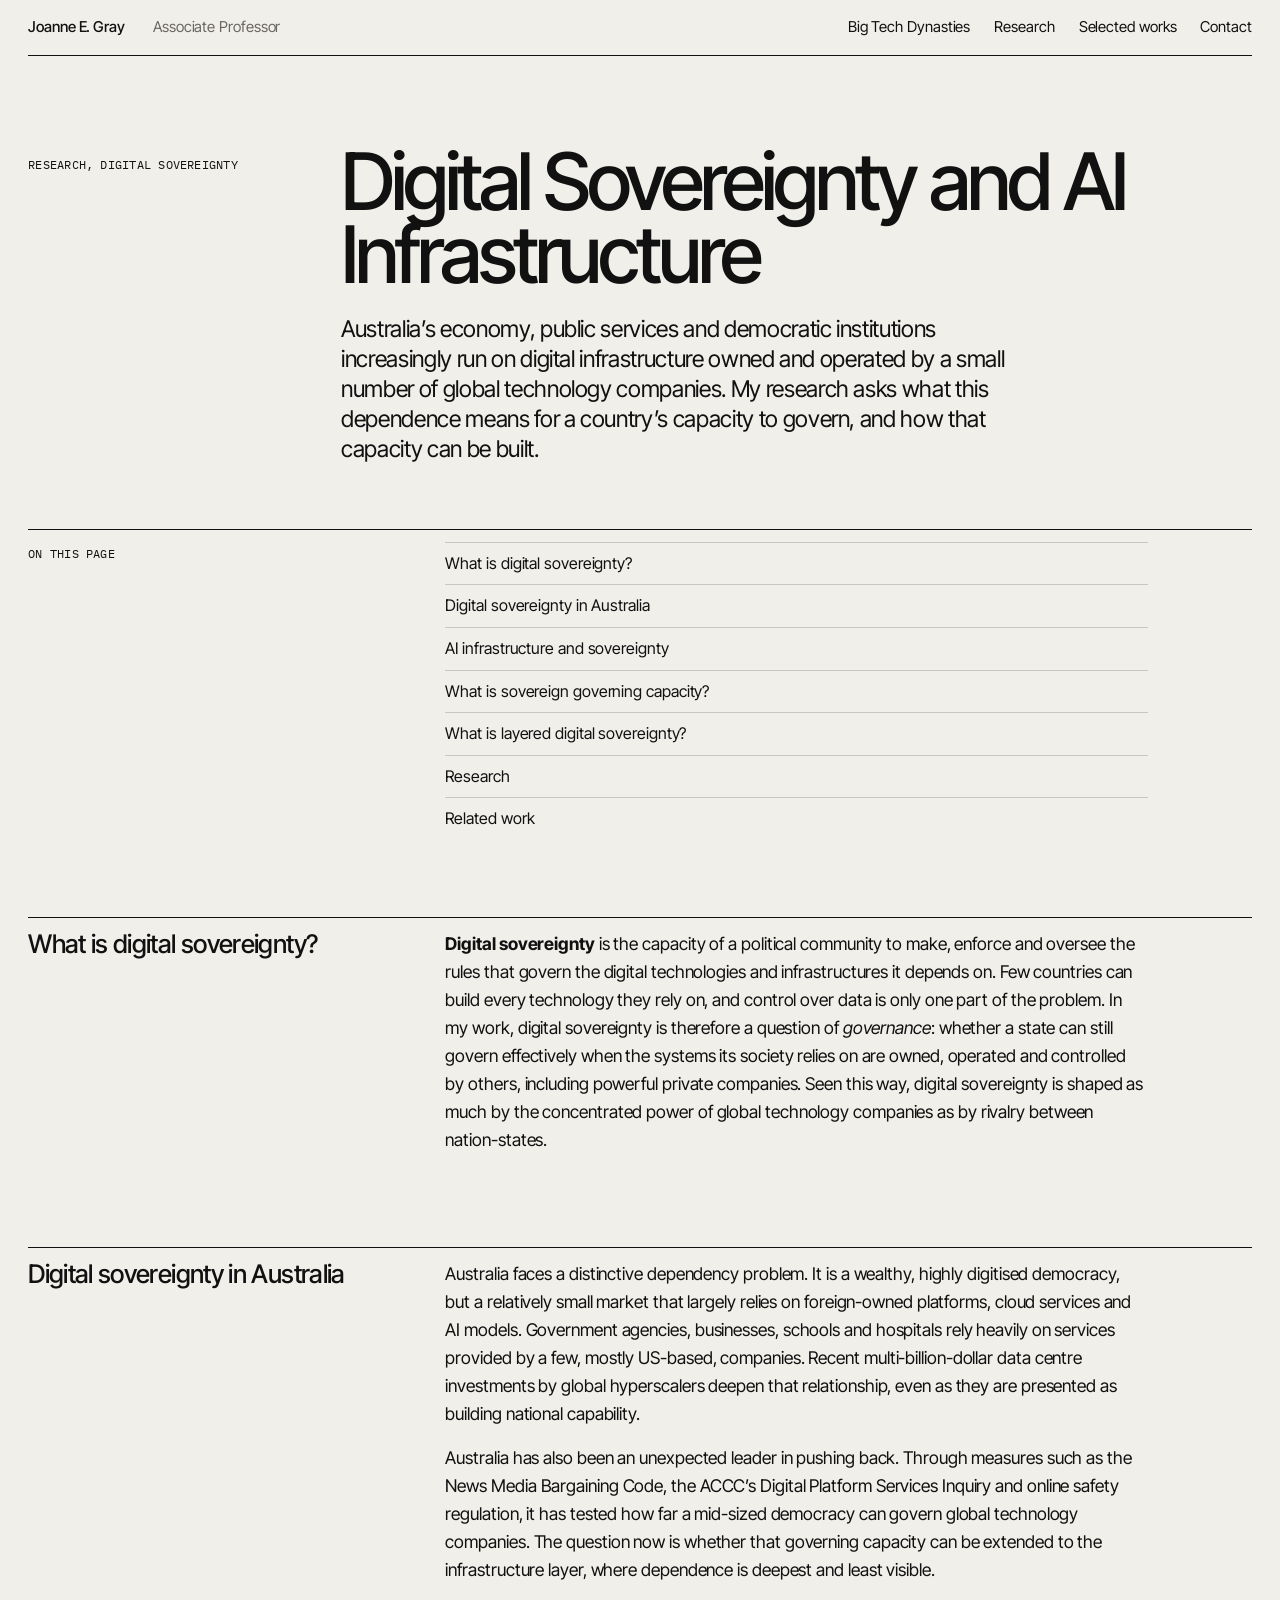
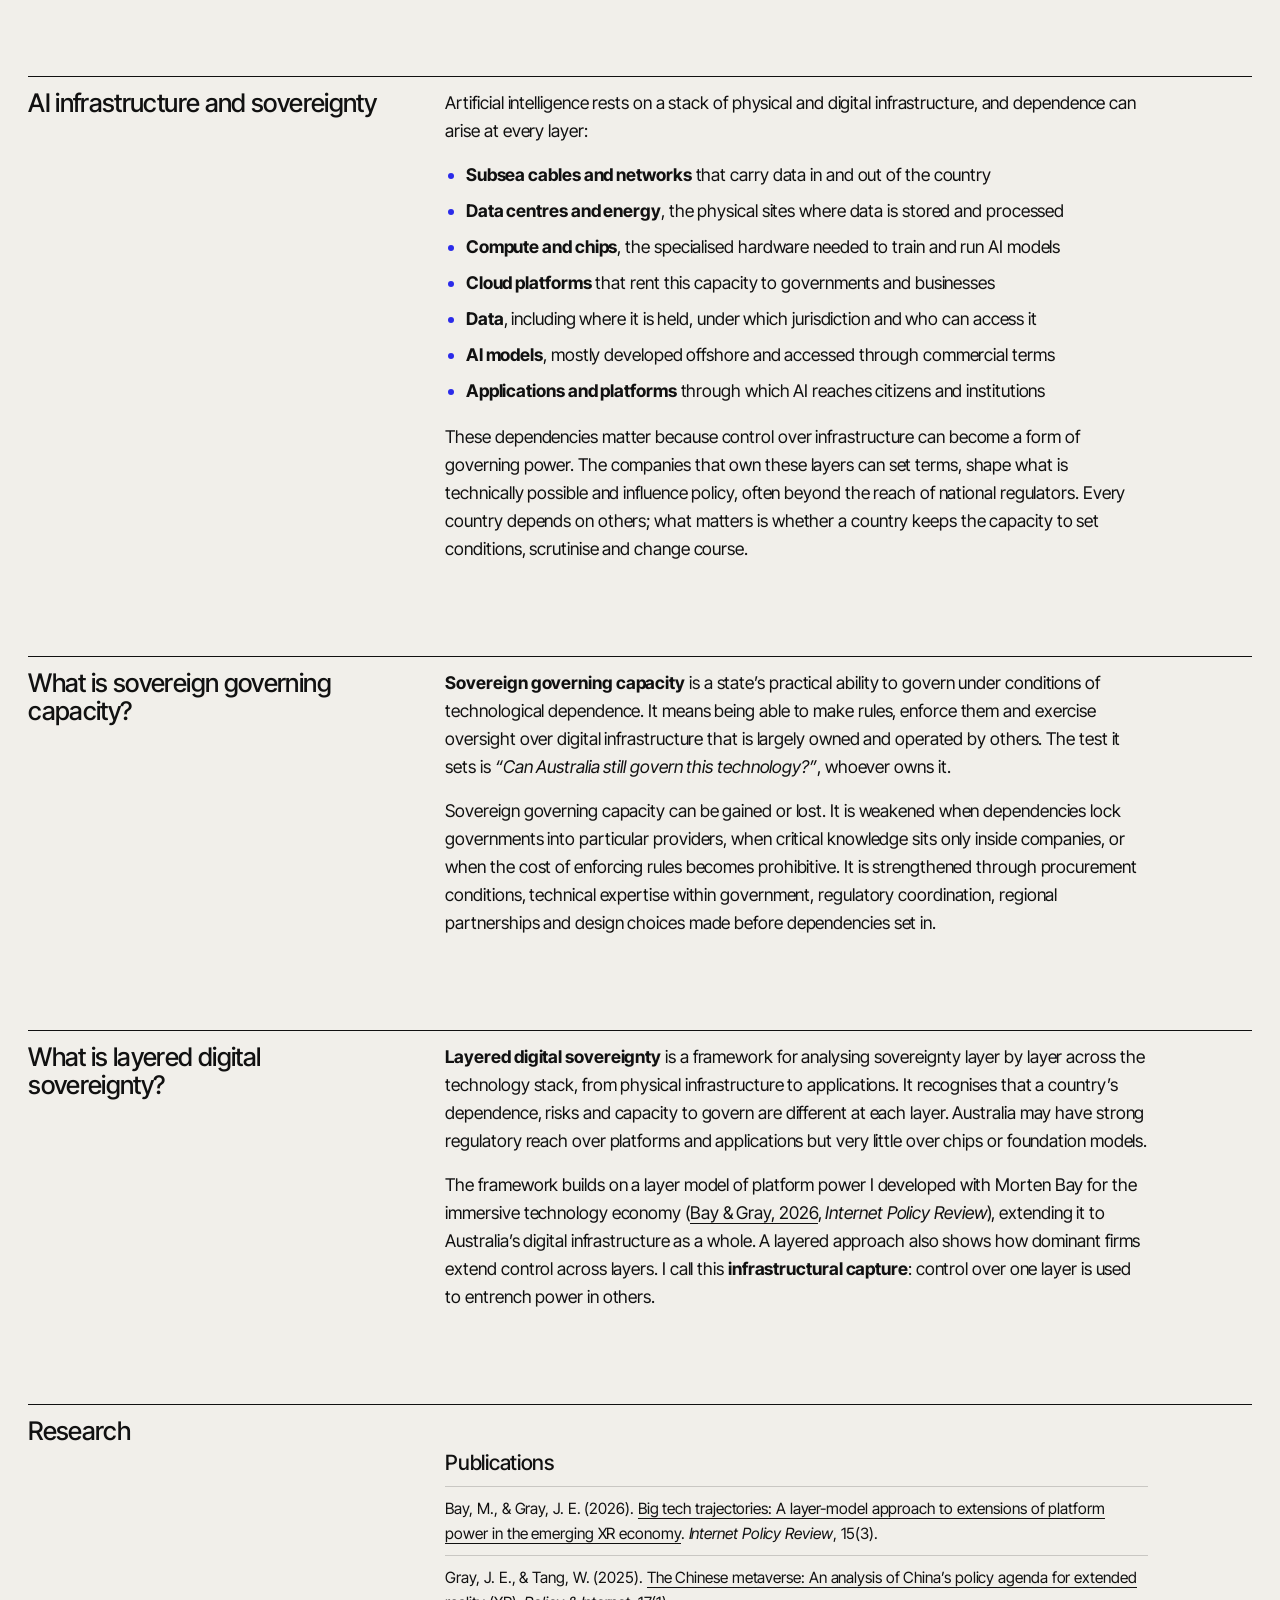
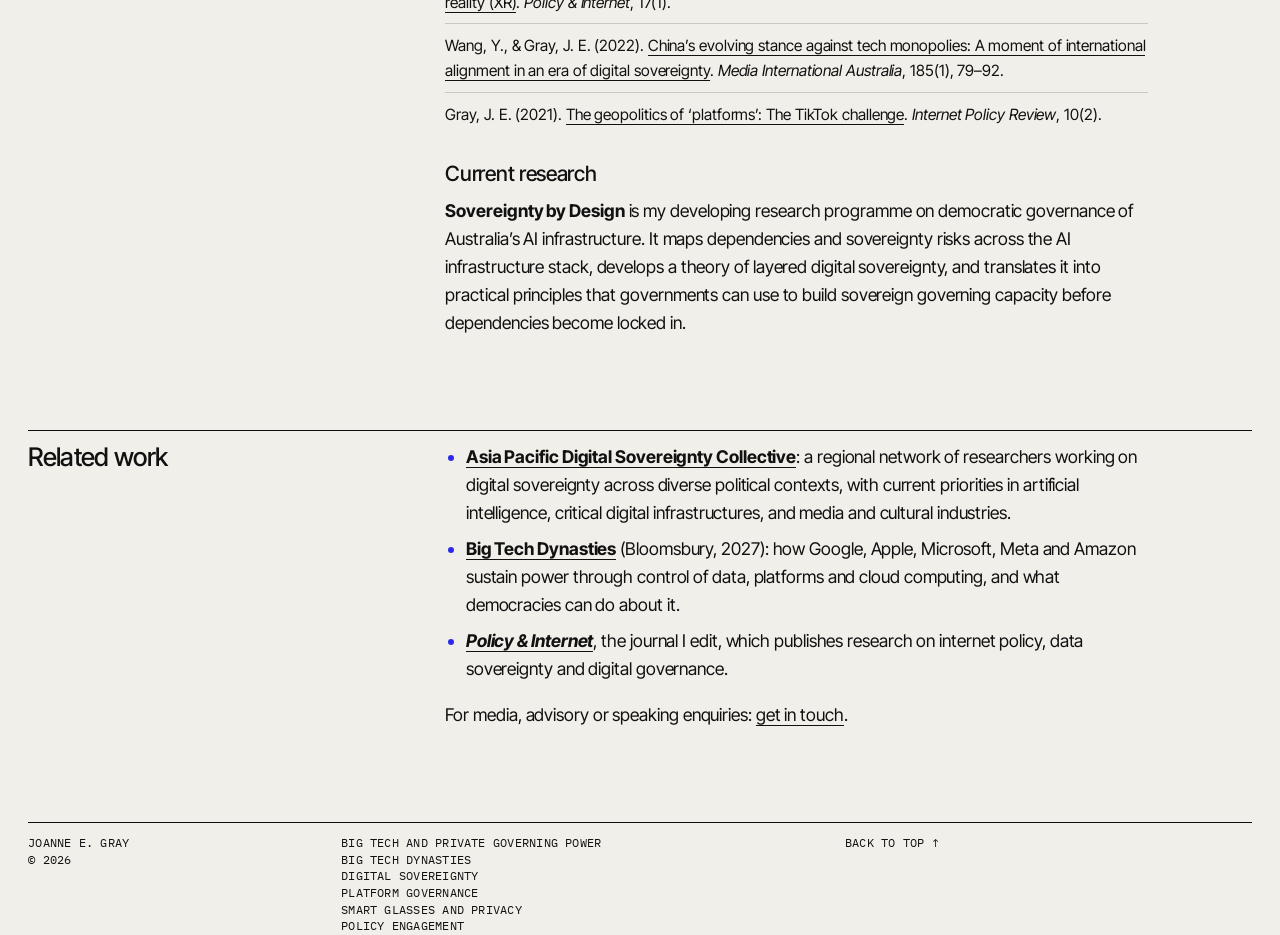
<file: digital-sovereignty.html>
<!DOCTYPE html>
<html lang="en-AU">
<head>
<meta charset="utf-8">
<meta name="viewport" content="width=device-width, initial-scale=1">
<meta name="theme-color" content="#f7f5f0">
<meta name="robots" content="index, follow">
<meta name="author" content="Joanne E. Gray">
<meta property="og:site_name" content="Joanne E. Gray">
<meta property="og:locale" content="en_AU">
<meta name="twitter:card" content="summary_large_image">

<title>Digital Sovereignty and AI Infrastructure in Australia | Joanne E. Gray</title>
<meta name="description" content="Joanne E. Gray’s research on digital sovereignty, AI infrastructure and technological dependence, and how Australia can build sovereign governing capacity.">
<link rel="canonical" href="https://www.jegray.com.au/digital-sovereignty">
<meta property="og:type" content="article">
<meta property="og:title" content="Digital Sovereignty and AI Infrastructure">
<meta property="og:description" content="Technological dependence, sovereign governing capacity and layered digital sovereignty in Australia and the Asia Pacific.">
<meta property="og:url" content="https://www.jegray.com.au/digital-sovereignty">
<meta property="og:image" content="https://www.jegray.com.au/A7406008.jpg">
<meta property="og:image:alt" content="Associate Professor Joanne E. Gray">
<script type="application/ld+json">
{
  "@context": "https://schema.org",
  "@graph": [
    {
      "@type": "Article",
      "@id": "https://www.jegray.com.au/digital-sovereignty#article",
      "headline": "Digital Sovereignty and AI Infrastructure",
      "author": {
        "@id": "https://www.jegray.com.au/#person"
      },
      "publisher": {
        "@id": "https://www.jegray.com.au/#person"
      },
      "datePublished": "2026-10-19",
      "dateModified": "2026-10-19",
      "mainEntityOfPage": "https://www.jegray.com.au/digital-sovereignty",
      "about": [
        "Digital sovereignty",
        "AI infrastructure",
        "Technological dependence",
        "Sovereign governing capacity",
        "Layered digital sovereignty"
      ],
      "inLanguage": "en-AU"
    },
    {
      "@type": "DefinedTermSet",
      "@id": "https://www.jegray.com.au/digital-sovereignty#terms",
      "name": "Digital sovereignty concepts",
      "hasDefinedTerm": [
        {
          "@type": "DefinedTerm",
          "name": "Digital sovereignty",
          "url": "https://www.jegray.com.au/digital-sovereignty#what-is-digital-sovereignty",
          "description": "The capacity of a political community to make, enforce and oversee the rules that govern the digital technologies and infrastructures it depends on."
        },
        {
          "@type": "DefinedTerm",
          "name": "Sovereign governing capacity",
          "url": "https://www.jegray.com.au/digital-sovereignty#sovereign-governing-capacity",
          "description": "A state’s practical ability to govern under conditions of technological dependence: to set rules, enforce them and exercise oversight over digital infrastructure that is largely owned and operated by others."
        },
        {
          "@type": "DefinedTerm",
          "name": "Layered digital sovereignty",
          "url": "https://www.jegray.com.au/digital-sovereignty#layered-digital-sovereignty",
          "description": "A framework that analyses digital sovereignty layer by layer across the technology stack, recognising that a state’s dependence, risk and governing capacity differ at each layer."
        }
      ]
    },
    {
      "@type": "Person",
      "@id": "https://www.jegray.com.au/#person",
      "name": "Joanne E. Gray",
      "honorificPrefix": "Associate Professor",
      "url": "https://www.jegray.com.au/"
    }
  ]
}
</script>

  <link rel="preconnect" href="https://fonts.googleapis.com">
  <link rel="preconnect" href="https://fonts.gstatic.com" crossorigin="">
  <link rel="stylesheet" href="https://fonts.googleapis.com/css2?family=IBM+Plex+Mono:wght@400&amp;family=Inter+Tight:ital,wght@0,400;0,500;1,400;1,500&amp;display=swap">
  <link rel="stylesheet" href="/site.css">
</head>
<body>
<a class="skip" href="#main">Skip to main content</a>

<header class="wrap">
  <div class="bar"><a class="who" href="/">Joanne E. Gray</a><span class="role">Associate Professor</span><nav aria-label="Primary"><ul><li><a href="/big-tech-dynasties">Big Tech Dynasties</a></li><li><a href="/#research">Research</a></li><li><a href="/#work">Selected works</a></li><li><a href="/#contact">Contact</a></li></ul></nav></div>
</header>

<main id="main">
<section class="wrap"><div class="grid page-head"><div class="meta">Research, Digital sovereignty</div>
<h1 id="page-title">Digital Sovereignty and AI Infrastructure</h1>
<p class="lede">Australia’s economy, public services and democratic institutions increasingly run on digital infrastructure owned and operated by a small number of global technology companies. My research asks what this dependence means for a country’s capacity to govern, and how that capacity can be built.</p>
</div></section>
<article class="wrap">
<section class="grid body-sec toc" aria-label="On this page"><div class="meta">On this page</div><div class="content"><ol>
        <li><a href="#what-is-digital-sovereignty">What is digital sovereignty?</a></li>
        <li><a href="#australia">Digital sovereignty in Australia</a></li>
        <li><a href="#ai-infrastructure">AI infrastructure and sovereignty</a></li>
        <li><a href="#sovereign-governing-capacity">What is sovereign governing capacity?</a></li>
        <li><a href="#layered-digital-sovereignty">What is layered digital sovereignty?</a></li>
        <li><a href="#research">Research</a></li>
        <li><a href="#related">Related work</a></li>
      </ol></div></section>
<section class="grid body-sec" id="what-is-digital-sovereignty"><h2 class="side">What is digital sovereignty?</h2><div class="content"><p><strong>Digital sovereignty</strong> is the capacity of a political community to make, enforce and oversee the rules that govern the digital technologies and infrastructures it depends on. Few countries can build every technology they rely on, and control over data is only one part of the problem. In my work, digital sovereignty is therefore a question of <em>governance</em>: whether a state can still govern effectively when the systems its society relies on are owned, operated and controlled by others, including powerful private companies. Seen this way, digital sovereignty is shaped as much by the concentrated power of global technology companies as by rivalry between nation-states.</p></div></section>
<section class="grid body-sec" id="australia"><h2 class="side">Digital sovereignty in Australia</h2><div class="content"><p>Australia faces a distinctive dependency problem. It is a wealthy, highly digitised democracy, but a relatively small market that largely relies on foreign-owned platforms, cloud services and AI models. Government agencies, businesses, schools and hospitals rely heavily on services provided by a few, mostly US-based, companies. Recent multi-billion-dollar data centre investments by global hyperscalers deepen that relationship, even as they are presented as building national capability.</p>
      <p>Australia has also been an unexpected leader in pushing back. Through measures such as the News Media Bargaining Code, the ACCC’s Digital Platform Services Inquiry and online safety regulation, it has tested how far a mid-sized democracy can govern global technology companies. The question now is whether that governing capacity can be extended to the infrastructure layer, where dependence is deepest and least visible.</p></div></section>
<section class="grid body-sec" id="ai-infrastructure"><h2 class="side">AI infrastructure and sovereignty</h2><div class="content"><p>Artificial intelligence rests on a stack of physical and digital infrastructure, and dependence can arise at every layer:</p>
      <ul>
        <li><strong>Subsea cables and networks</strong> that carry data in and out of the country</li>
        <li><strong>Data centres and energy</strong>, the physical sites where data is stored and processed</li>
        <li><strong>Compute and chips</strong>, the specialised hardware needed to train and run AI models</li>
        <li><strong>Cloud platforms</strong> that rent this capacity to governments and businesses</li>
        <li><strong>Data</strong>, including where it is held, under which jurisdiction and who can access it</li>
        <li><strong>AI models</strong>, mostly developed offshore and accessed through commercial terms</li>
        <li><strong>Applications and platforms</strong> through which AI reaches citizens and institutions</li>
      </ul>
      <p>These dependencies matter because control over infrastructure can become a form of governing power. The companies that own these layers can set terms, shape what is technically possible and influence policy, often beyond the reach of national regulators. Every country depends on others; what matters is whether a country keeps the capacity to set conditions, scrutinise and change course.</p></div></section>
<section class="grid body-sec" id="sovereign-governing-capacity"><h2 class="side">What is sovereign governing capacity?</h2><div class="content"><p><strong>Sovereign governing capacity</strong> is a state’s practical ability to govern under conditions of technological dependence. It means being able to make rules, enforce them and exercise oversight over digital infrastructure that is largely owned and operated by others. The test it sets is <em>“Can Australia still govern this technology?”</em>, whoever owns it.</p>
      <p>Sovereign governing capacity can be gained or lost. It is weakened when dependencies lock governments into particular providers, when critical knowledge sits only inside companies, or when the cost of enforcing rules becomes prohibitive. It is strengthened through procurement conditions, technical expertise within government, regulatory coordination, regional partnerships and design choices made before dependencies set in.</p></div></section>
<section class="grid body-sec" id="layered-digital-sovereignty"><h2 class="side">What is layered digital sovereignty?</h2><div class="content"><p><strong>Layered digital sovereignty</strong> is a framework for analysing sovereignty layer by layer across the technology stack, from physical infrastructure to applications. It recognises that a country’s dependence, risks and capacity to govern are different at each layer. Australia may have strong regulatory reach over platforms and applications but very little over chips or foundation models.</p>
      <p>The framework builds on a layer model of platform power I developed with Morten Bay for the immersive technology economy (<a href="https://doi.org/10.14763/2026.3.2097" target="_blank" rel="noopener">Bay &amp; Gray, 2026</a>, <em>Internet Policy Review</em>), extending it to Australia’s digital infrastructure as a whole. A layered approach also shows how dominant firms extend control across layers. I call this <strong>infrastructural capture</strong>: control over one layer is used to entrench power in others.</p></div></section>
<section class="grid body-sec" id="research"><h2 class="side">Research</h2><div class="content"><h3>Publications</h3>
      <ul class="publications">
        <li>Bay, M., &amp; Gray, J. E. (2026). <a href="https://doi.org/10.14763/2026.3.2097" target="_blank" rel="noopener">Big tech trajectories: A layer-model approach to extensions of platform power in the emerging XR economy</a>. <em>Internet Policy Review</em>, 15(3).</li>
        <li>Gray, J. E., &amp; Tang, W. (2025). <a href="https://doi.org/10.1002/poi3.418" target="_blank" rel="noopener">The Chinese metaverse: An analysis of China’s policy agenda for extended reality (XR)</a>. <em>Policy &amp; Internet</em>, 17(1).</li>
        <li>Wang, Y., &amp; Gray, J. E. (2022). <a href="https://doi.org/10.1177/1329878X221105124" target="_blank" rel="noopener">China’s evolving stance against tech monopolies: A moment of international alignment in an era of digital sovereignty</a>. <em>Media International Australia</em>, 185(1), 79–92.</li>
        <li>Gray, J. E. (2021). <a href="https://doi.org/10.14763/2021.2.1557" target="_blank" rel="noopener">The geopolitics of ‘platforms’: The TikTok challenge</a>. <em>Internet Policy Review</em>, 10(2).</li>
      </ul>
      <h3>Current research</h3>
      <p><strong>Sovereignty by Design</strong> is my developing research programme on democratic governance of Australia’s AI infrastructure. It maps dependencies and sovereignty risks across the AI infrastructure stack, develops a theory of layered digital sovereignty, and translates it into practical principles that governments can use to build sovereign governing capacity before dependencies become locked in.</p></div></section>
<section class="grid body-sec" id="related"><h2 class="side">Related work</h2><div class="content"><ul>
        <li><strong><a href="https://apacdigitalsovereigntycollective.org/" target="_blank" rel="noopener">Asia Pacific Digital Sovereignty Collective</a></strong>: a regional network of researchers working on digital sovereignty across diverse political contexts, with current priorities in artificial intelligence, critical digital infrastructures, and media and cultural industries.</li>
        <li><strong><a href="/big-tech-dynasties">Big Tech Dynasties</a></strong> (Bloomsbury, 2027): how Google, Apple, Microsoft, Meta and Amazon sustain power through control of data, platforms and cloud computing, and what democracies can do about it.</li>
        <li><strong><a href="https://onlinelibrary.wiley.com/journal/19442866" target="_blank" rel="noopener"><em>Policy &amp; Internet</em></a></strong>, the journal I edit, which publishes research on internet policy, data sovereignty and digital governance.</li>
      </ul>
      <p>For media, advisory or speaking enquiries: <a href="/#contact">get in touch</a>.</p></div></section>
</article>
</main>

<footer class="wrap">
  <div class="grid rule meta" style="padding-top:12px">
    <div>Joanne E. Gray<br>© 2026</div>
    <div><ul><li><a href="/big-tech-power">Big Tech and private governing power</a></li><li><a href="/big-tech-dynasties">Big Tech Dynasties</a></li><li><a href="/digital-sovereignty">Digital sovereignty</a></li><li><a href="/platform-governance">Platform governance</a></li><li><a href="/smart-glasses-privacy">Smart glasses and privacy</a></li><li><a href="/policy-engagement">Policy engagement</a></li></ul></div>
    <div class="c4"><a href="#main">Back to top ↑</a></div>
  </div>
</footer>
</body>
</html>
</file>
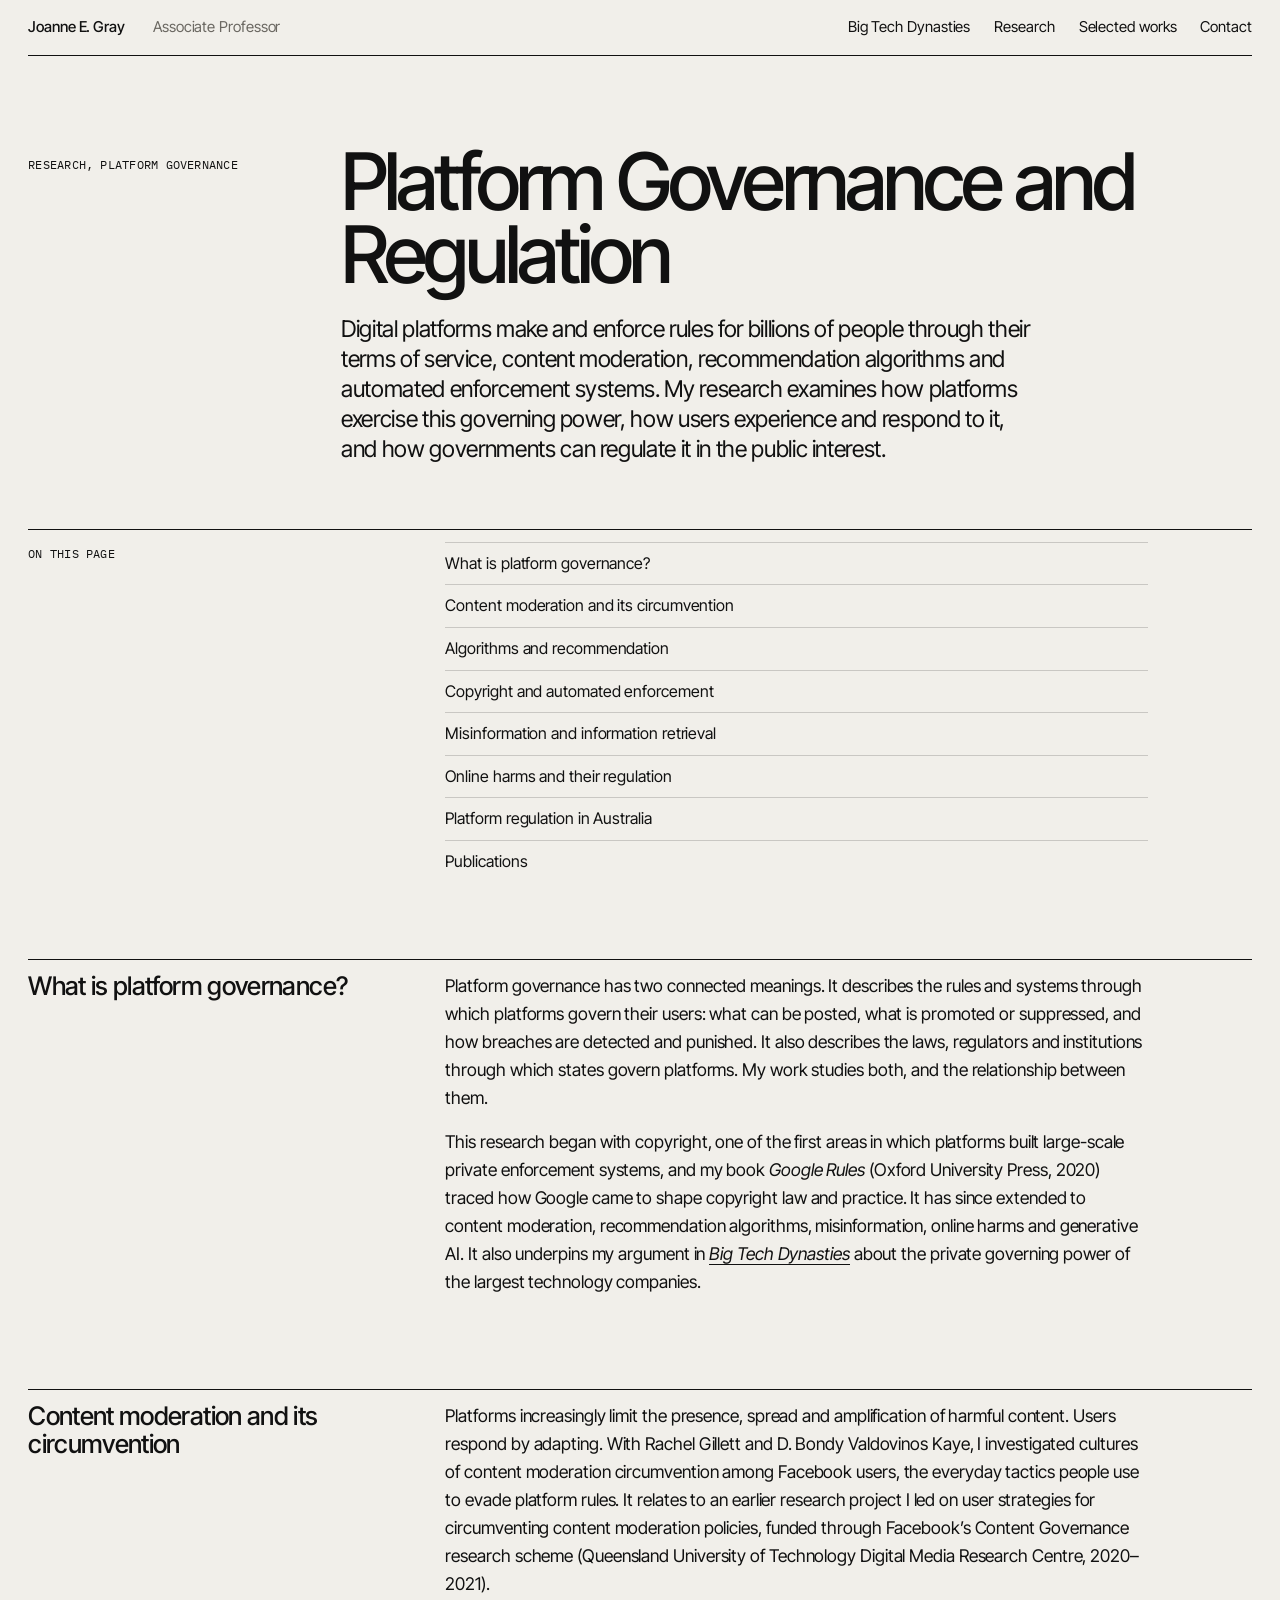
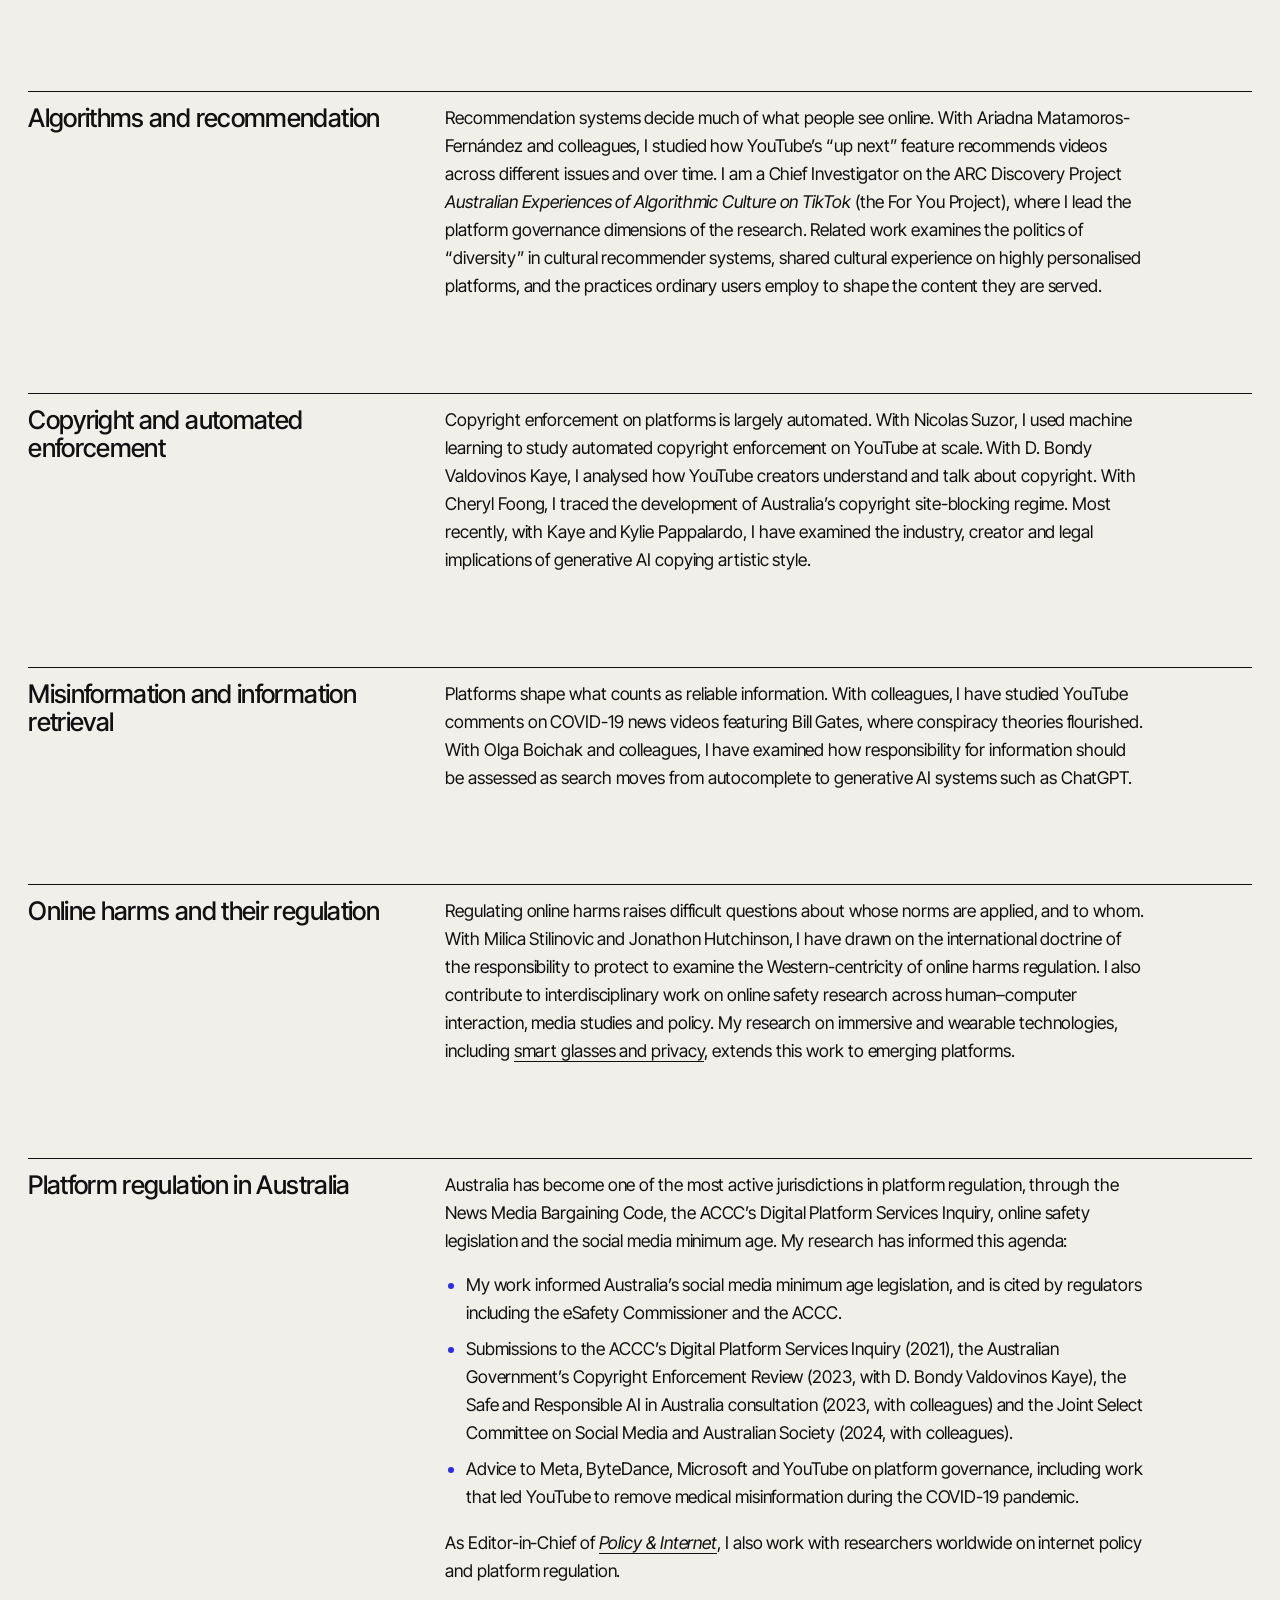
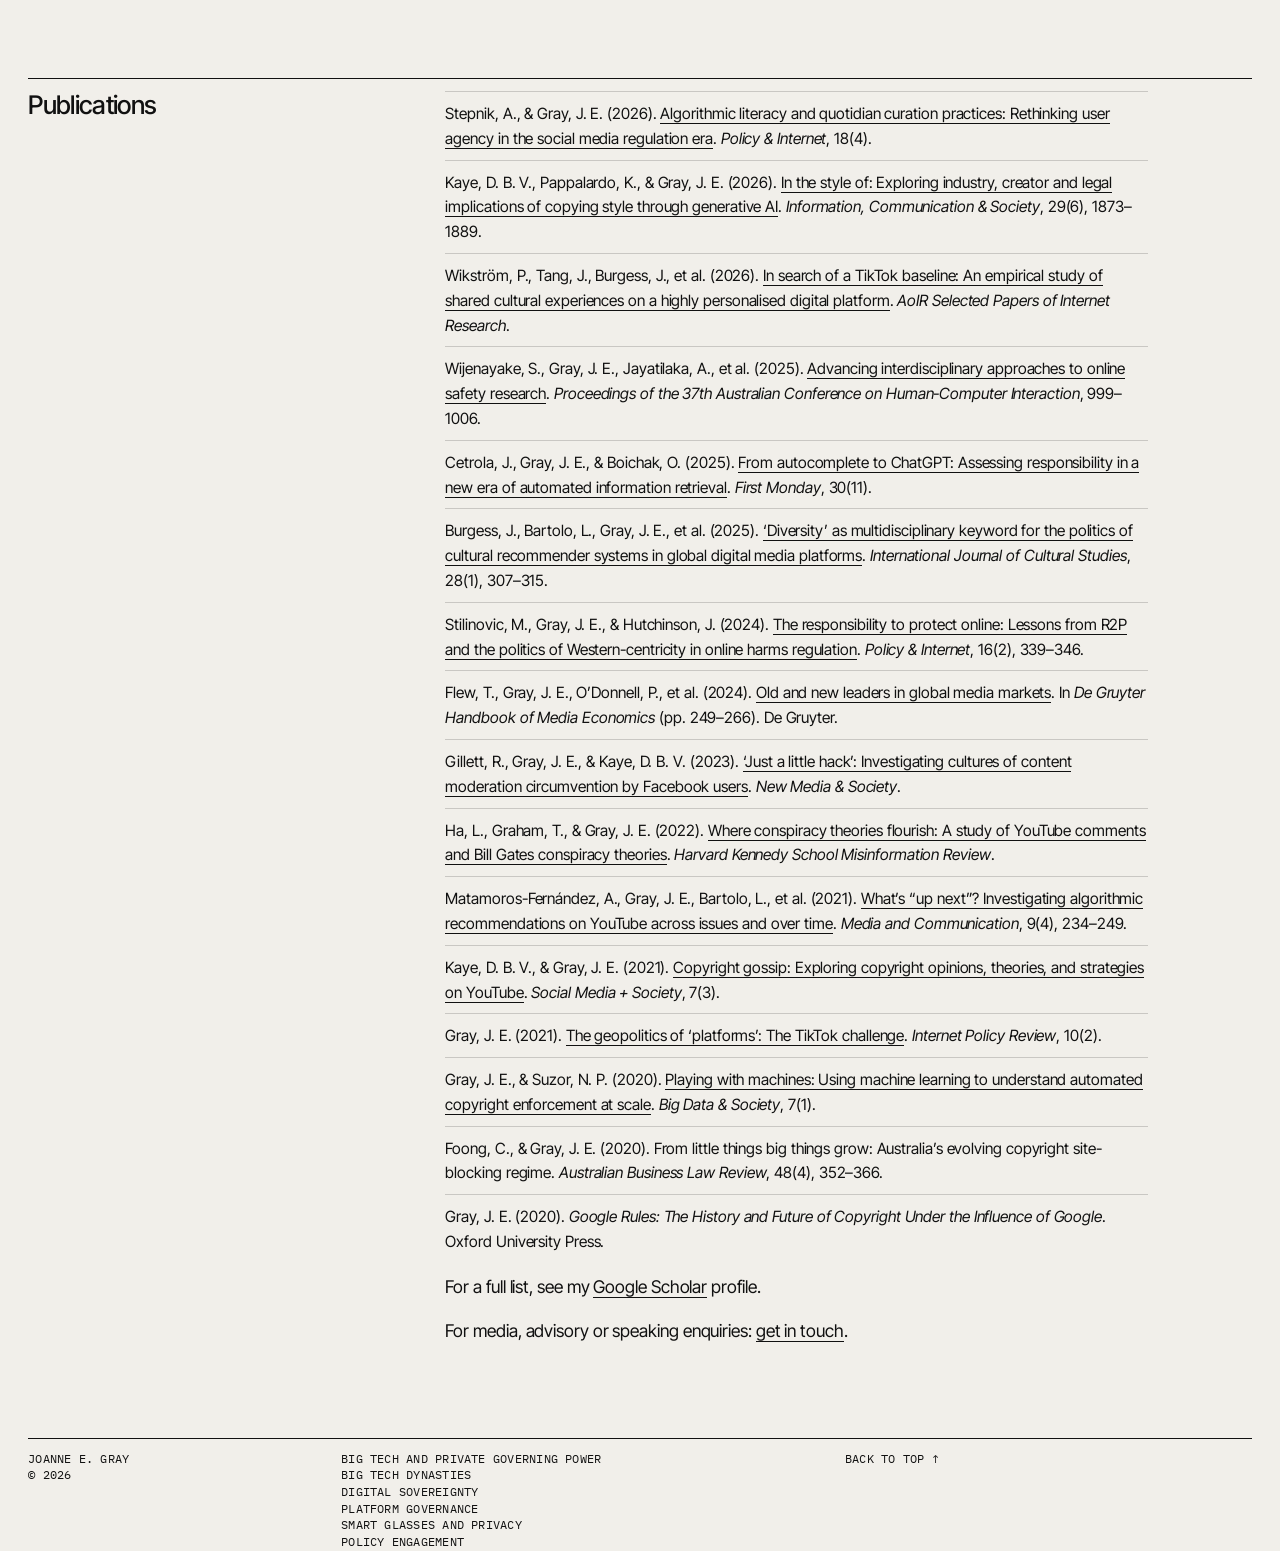
<file: platform-governance.html>
<!DOCTYPE html>
<html lang="en-AU">
<head>
<meta charset="utf-8">
<meta name="viewport" content="width=device-width, initial-scale=1">
<meta name="theme-color" content="#f7f5f0">
<meta name="robots" content="index, follow">
<meta name="author" content="Joanne E. Gray">
<meta property="og:site_name" content="Joanne E. Gray">
<meta property="og:locale" content="en_AU">
<meta name="twitter:card" content="summary_large_image">

<title>Platform Governance and Regulation | Joanne E. Gray</title>
<meta name="description" content="Joanne E. Gray’s research on platform governance and regulation: content moderation, recommendation algorithms, copyright enforcement, online harms and Australian platform policy.">
<link rel="canonical" href="https://www.jegray.com.au/platform-governance">
<meta property="og:type" content="article">
<meta property="og:title" content="Platform Governance and Regulation">
<meta property="og:description" content="How platforms govern their users, how users respond, and how governments regulate platforms in the public interest.">
<meta property="og:url" content="https://www.jegray.com.au/platform-governance">
<meta property="og:image" content="https://www.jegray.com.au/A7406008.jpg">
<meta property="og:image:alt" content="Associate Professor Joanne E. Gray">
<script type="application/ld+json">
{
  "@context": "https://schema.org",
  "@graph": [
    {
      "@type": "Article",
      "@id": "https://www.jegray.com.au/platform-governance#article",
      "headline": "Platform Governance and Regulation",
      "author": { "@id": "https://www.jegray.com.au/#person" },
      "publisher": { "@id": "https://www.jegray.com.au/#person" },
      "datePublished": "2026-11-04",
      "dateModified": "2026-11-04",
      "mainEntityOfPage": "https://www.jegray.com.au/platform-governance",
      "about": ["Platform governance", "Platform regulation", "Content moderation", "Recommendation algorithms", "Copyright enforcement", "Online harms", "Misinformation"],
      "inLanguage": "en-AU"
    },
    {
      "@type": "Person",
      "@id": "https://www.jegray.com.au/#person",
      "name": "Joanne E. Gray",
      "honorificPrefix": "Associate Professor",
      "url": "https://www.jegray.com.au/"
    }
  ]
}
</script>

  <link rel="preconnect" href="https://fonts.googleapis.com">
  <link rel="preconnect" href="https://fonts.gstatic.com" crossorigin="">
  <link rel="stylesheet" href="https://fonts.googleapis.com/css2?family=IBM+Plex+Mono:wght@400&amp;family=Inter+Tight:ital,wght@0,400;0,500;1,400;1,500&amp;display=swap">
  <link rel="stylesheet" href="/site.css">
</head>
<body>
<a class="skip" href="#main">Skip to main content</a>

<header class="wrap">
  <div class="bar"><a class="who" href="/">Joanne E. Gray</a><span class="role">Associate Professor</span><nav aria-label="Primary"><ul><li><a href="/big-tech-dynasties">Big Tech Dynasties</a></li><li><a href="/#research">Research</a></li><li><a href="/#work">Selected works</a></li><li><a href="/#contact">Contact</a></li></ul></nav></div>
</header>

<main id="main">
<section class="wrap"><div class="grid page-head"><div class="meta">Research, Platform governance</div>
<h1 id="page-title">Platform Governance and Regulation</h1>
<p class="lede">Digital platforms make and enforce rules for billions of people through their terms of service, content moderation, recommendation algorithms and automated enforcement systems. My research examines how platforms exercise this governing power, how users experience and respond to it, and how governments can regulate it in the public interest.</p>
</div></section>
<article class="wrap">
<section class="grid body-sec toc" aria-label="On this page"><div class="meta">On this page</div><div class="content"><ol>
        <li><a href="#what-is-platform-governance">What is platform governance?</a></li>
        <li><a href="#moderation">Content moderation and its circumvention</a></li>
        <li><a href="#algorithms">Algorithms and recommendation</a></li>
        <li><a href="#copyright">Copyright and automated enforcement</a></li>
        <li><a href="#information">Misinformation and information retrieval</a></li>
        <li><a href="#harms">Online harms and their regulation</a></li>
        <li><a href="#australia">Platform regulation in Australia</a></li>
        <li><a href="#publications">Publications</a></li>
      </ol></div></section>
<section class="grid body-sec" id="what-is-platform-governance"><h2 class="side">What is platform governance?</h2><div class="content"><p>Platform governance has two connected meanings. It describes the rules and systems through which platforms govern their users: what can be posted, what is promoted or suppressed, and how breaches are detected and punished. It also describes the laws, regulators and institutions through which states govern platforms. My work studies both, and the relationship between them.</p>
      <p>This research began with copyright, one of the first areas in which platforms built large-scale private enforcement systems, and my book <em>Google Rules</em> (Oxford University Press, 2020) traced how Google came to shape copyright law and practice. It has since extended to content moderation, recommendation algorithms, misinformation, online harms and generative AI. It also underpins my argument in <a href="/big-tech-dynasties"><em>Big Tech Dynasties</em></a> about the private governing power of the largest technology companies.</p></div></section>
<section class="grid body-sec" id="moderation"><h2 class="side">Content moderation and its circumvention</h2><div class="content"><p>Platforms increasingly limit the presence, spread and amplification of harmful content. Users respond by adapting. With Rachel Gillett and D. Bondy Valdovinos Kaye, I investigated cultures of content moderation circumvention among Facebook users, the everyday tactics people use to evade platform rules. It relates to an earlier research project I led on user strategies for circumventing content moderation policies, funded through Facebook’s Content Governance research scheme (Queensland University of Technology Digital Media Research Centre, 2020–2021).</p></div></section>
<section class="grid body-sec" id="algorithms"><h2 class="side">Algorithms and recommendation</h2><div class="content"><p>Recommendation systems decide much of what people see online. With Ariadna Matamoros-Fernández and colleagues, I studied how YouTube’s “up next” feature recommends videos across different issues and over time. I am a Chief Investigator on the ARC Discovery Project <em>Australian Experiences of Algorithmic Culture on TikTok</em> (the For You Project), where I lead the platform governance dimensions of the research. Related work examines the politics of “diversity” in cultural recommender systems, shared cultural experience on highly personalised platforms, and the practices ordinary users employ to shape the content they are served.</p></div></section>
<section class="grid body-sec" id="copyright"><h2 class="side">Copyright and automated enforcement</h2><div class="content"><p>Copyright enforcement on platforms is largely automated. With Nicolas Suzor, I used machine learning to study automated copyright enforcement on YouTube at scale. With D. Bondy Valdovinos Kaye, I analysed how YouTube creators understand and talk about copyright. With Cheryl Foong, I traced the development of Australia’s copyright site-blocking regime. Most recently, with Kaye and Kylie Pappalardo, I have examined the industry, creator and legal implications of generative AI copying artistic style.</p></div></section>
<section class="grid body-sec" id="information"><h2 class="side">Misinformation and information retrieval</h2><div class="content"><p>Platforms shape what counts as reliable information. With colleagues, I have studied YouTube comments on COVID-19 news videos featuring Bill Gates, where conspiracy theories flourished. With Olga Boichak and colleagues, I have examined how responsibility for information should be assessed as search moves from autocomplete to generative AI systems such as ChatGPT.</p></div></section>
<section class="grid body-sec" id="harms"><h2 class="side">Online harms and their regulation</h2><div class="content"><p>Regulating online harms raises difficult questions about whose norms are applied, and to whom. With Milica Stilinovic and Jonathon Hutchinson, I have drawn on the international doctrine of the responsibility to protect to examine the Western-centricity of online harms regulation. I also contribute to interdisciplinary work on online safety research across human–computer interaction, media studies and policy. My research on immersive and wearable technologies, including <a href="/smart-glasses-privacy">smart glasses and privacy</a>, extends this work to emerging platforms.</p></div></section>
<section class="grid body-sec" id="australia"><h2 class="side">Platform regulation in Australia</h2><div class="content"><p>Australia has become one of the most active jurisdictions in platform regulation, through the News Media Bargaining Code, the ACCC’s Digital Platform Services Inquiry, online safety legislation and the social media minimum age. My research has informed this agenda:</p>
      <ul>
        <li>My work informed Australia’s social media minimum age legislation, and is cited by regulators including the eSafety Commissioner and the ACCC.</li>
        <li>Submissions to the ACCC’s Digital Platform Services Inquiry (2021), the Australian Government’s Copyright Enforcement Review (2023, with D. Bondy Valdovinos Kaye), the Safe and Responsible AI in Australia consultation (2023, with colleagues) and the Joint Select Committee on Social Media and Australian Society (2024, with colleagues).</li>
        <li>Advice to Meta, ByteDance, Microsoft and YouTube on platform governance, including work that led YouTube to remove medical misinformation during the COVID-19 pandemic.</li>
      </ul>
      <p>As Editor-in-Chief of <a href="https://onlinelibrary.wiley.com/journal/19442866" target="_blank" rel="noopener"><em>Policy &amp; Internet</em></a>, I also work with researchers worldwide on internet policy and platform regulation.</p></div></section>
<section class="grid body-sec" id="publications"><h2 class="side">Publications</h2><div class="content"><ul class="publications">
        <li>Stepnik, A., &amp; Gray, J. E. (2026). <a href="https://doi.org/10.1002/poi3.70063" target="_blank" rel="noopener">Algorithmic literacy and quotidian curation practices: Rethinking user agency in the social media regulation era</a>. <em>Policy &amp; Internet</em>, 18(4).</li>
        <li>Kaye, D. B. V., Pappalardo, K., &amp; Gray, J. E. (2026). <a href="https://doi.org/10.1080/1369118x.2025.2496905" target="_blank" rel="noopener">In the style of: Exploring industry, creator and legal implications of copying style through generative AI</a>. <em>Information, Communication &amp; Society</em>, 29(6), 1873–1889.</li>
        <li>Wikström, P., Tang, J., Burgess, J., et al. (2026). <a href="https://doi.org/10.5210/spir.v2024i0.15337" target="_blank" rel="noopener">In search of a TikTok baseline: An empirical study of shared cultural experiences on a highly personalised digital platform</a>. <em>AoIR Selected Papers of Internet Research</em>.</li>
        <li>Wijenayake, S., Gray, J. E., Jayatilaka, A., et al. (2025). <a href="https://doi.org/10.1145/3764687.3767275" target="_blank" rel="noopener">Advancing interdisciplinary approaches to online safety research</a>. <em>Proceedings of the 37th Australian Conference on Human-Computer Interaction</em>, 999–1006.</li>
        <li>Cetrola, J., Gray, J. E., &amp; Boichak, O. (2025). <a href="https://doi.org/10.5210/fm.v30i11.14233" target="_blank" rel="noopener">From autocomplete to ChatGPT: Assessing responsibility in a new era of automated information retrieval</a>. <em>First Monday</em>, 30(11).</li>
        <li>Burgess, J., Bartolo, L., Gray, J. E., et al. (2025). <a href="https://doi.org/10.1177/13678779241239342" target="_blank" rel="noopener">‘Diversity’ as multidisciplinary keyword for the politics of cultural recommender systems in global digital media platforms</a>. <em>International Journal of Cultural Studies</em>, 28(1), 307–315.</li>
        <li>Stilinovic, M., Gray, J. E., &amp; Hutchinson, J. (2024). <a href="https://doi.org/10.1002/poi3.408" target="_blank" rel="noopener">The responsibility to protect online: Lessons from R2P and the politics of Western-centricity in online harms regulation</a>. <em>Policy &amp; Internet</em>, 16(2), 339–346.</li>
        <li>Flew, T., Gray, J. E., O’Donnell, P., et al. (2024). <a href="https://doi.org/10.1515/9783110793444-017" target="_blank" rel="noopener">Old and new leaders in global media markets</a>. In <em>De Gruyter Handbook of Media Economics</em> (pp. 249–266). De Gruyter.</li>
        <li>Gillett, R., Gray, J. E., &amp; Kaye, D. B. V. (2023). <a href="https://doi.org/10.1177/14614448221147661" target="_blank" rel="noopener">‘Just a little hack’: Investigating cultures of content moderation circumvention by Facebook users</a>. <em>New Media &amp; Society</em>.</li>
        <li>Ha, L., Graham, T., &amp; Gray, J. E. (2022). <a href="https://doi.org/10.37016/mr-2020-107" target="_blank" rel="noopener">Where conspiracy theories flourish: A study of YouTube comments and Bill Gates conspiracy theories</a>. <em>Harvard Kennedy School Misinformation Review</em>.</li>
        <li>Matamoros-Fernández, A., Gray, J. E., Bartolo, L., et al. (2021). <a href="https://doi.org/10.17645/mac.v9i4.4184" target="_blank" rel="noopener">What’s “up next”? Investigating algorithmic recommendations on YouTube across issues and over time</a>. <em>Media and Communication</em>, 9(4), 234–249.</li>
        <li>Kaye, D. B. V., &amp; Gray, J. E. (2021). <a href="https://doi.org/10.1177/20563051211036940" target="_blank" rel="noopener">Copyright gossip: Exploring copyright opinions, theories, and strategies on YouTube</a>. <em>Social Media + Society</em>, 7(3).</li>
        <li>Gray, J. E. (2021). <a href="https://doi.org/10.14763/2021.2.1557" target="_blank" rel="noopener">The geopolitics of ‘platforms’: The TikTok challenge</a>. <em>Internet Policy Review</em>, 10(2).</li>
        <li>Gray, J. E., &amp; Suzor, N. P. (2020). <a href="https://doi.org/10.1177/2053951720919963" target="_blank" rel="noopener">Playing with machines: Using machine learning to understand automated copyright enforcement at scale</a>. <em>Big Data &amp; Society</em>, 7(1).</li>
        <li>Foong, C., &amp; Gray, J. E. (2020). From little things big things grow: Australia’s evolving copyright site-blocking regime. <em>Australian Business Law Review</em>, 48(4), 352–366.</li>
        <li>Gray, J. E. (2020). <em>Google Rules: The History and Future of Copyright Under the Influence of Google</em>. Oxford University Press.</li>
      </ul>
      <p>For a full list, see my <a href="https://scholar.google.com/citations?user=UfW7GFQAAAAJ" target="_blank" rel="noopener">Google Scholar</a> profile.</p>
      <p>For media, advisory or speaking enquiries: <a href="/#contact">get in touch</a>.</p></div></section>
</article>
</main>

<footer class="wrap">
  <div class="grid rule meta" style="padding-top:12px">
    <div>Joanne E. Gray<br>© 2026</div>
    <div><ul><li><a href="/big-tech-power">Big Tech and private governing power</a></li><li><a href="/big-tech-dynasties">Big Tech Dynasties</a></li><li><a href="/digital-sovereignty">Digital sovereignty</a></li><li><a href="/platform-governance">Platform governance</a></li><li><a href="/smart-glasses-privacy">Smart glasses and privacy</a></li><li><a href="/policy-engagement">Policy engagement</a></li></ul></div>
    <div class="c4"><a href="#main">Back to top ↑</a></div>
  </div>
</footer>
</body>
</html>
</file>
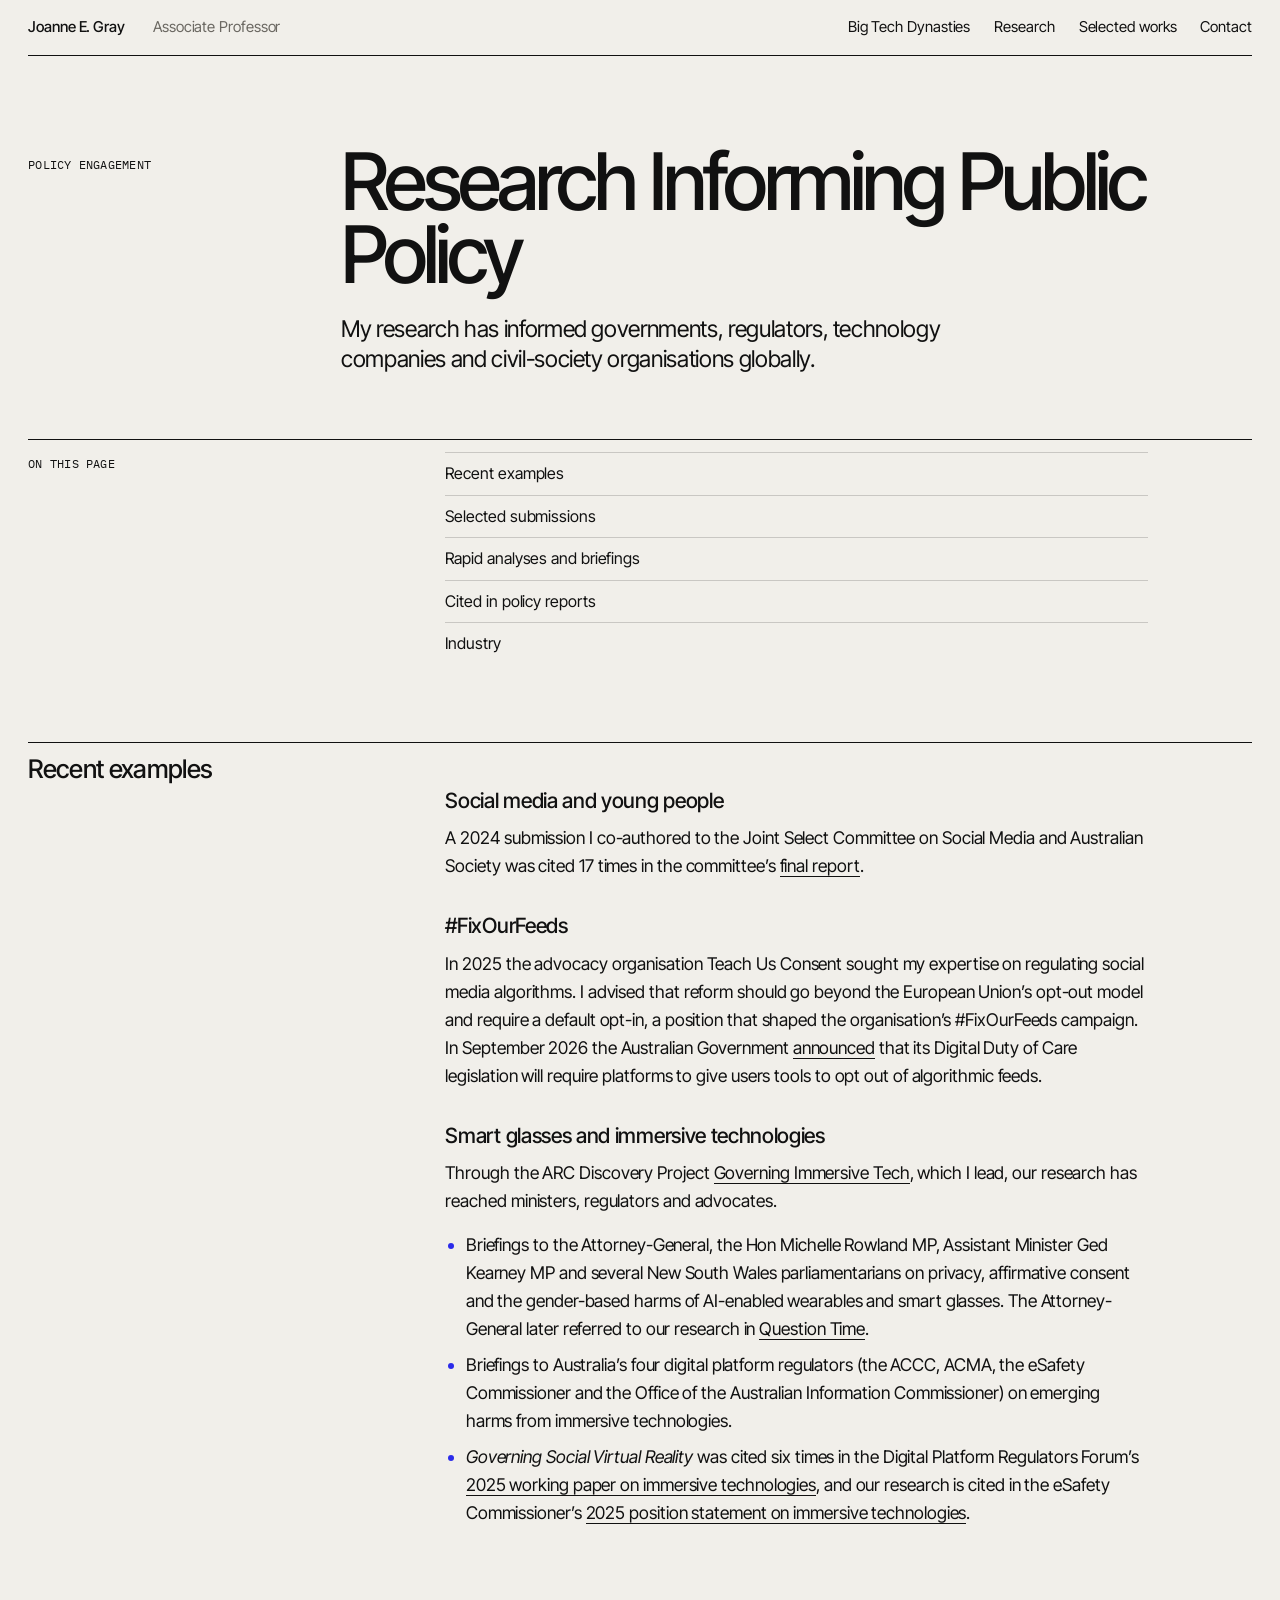
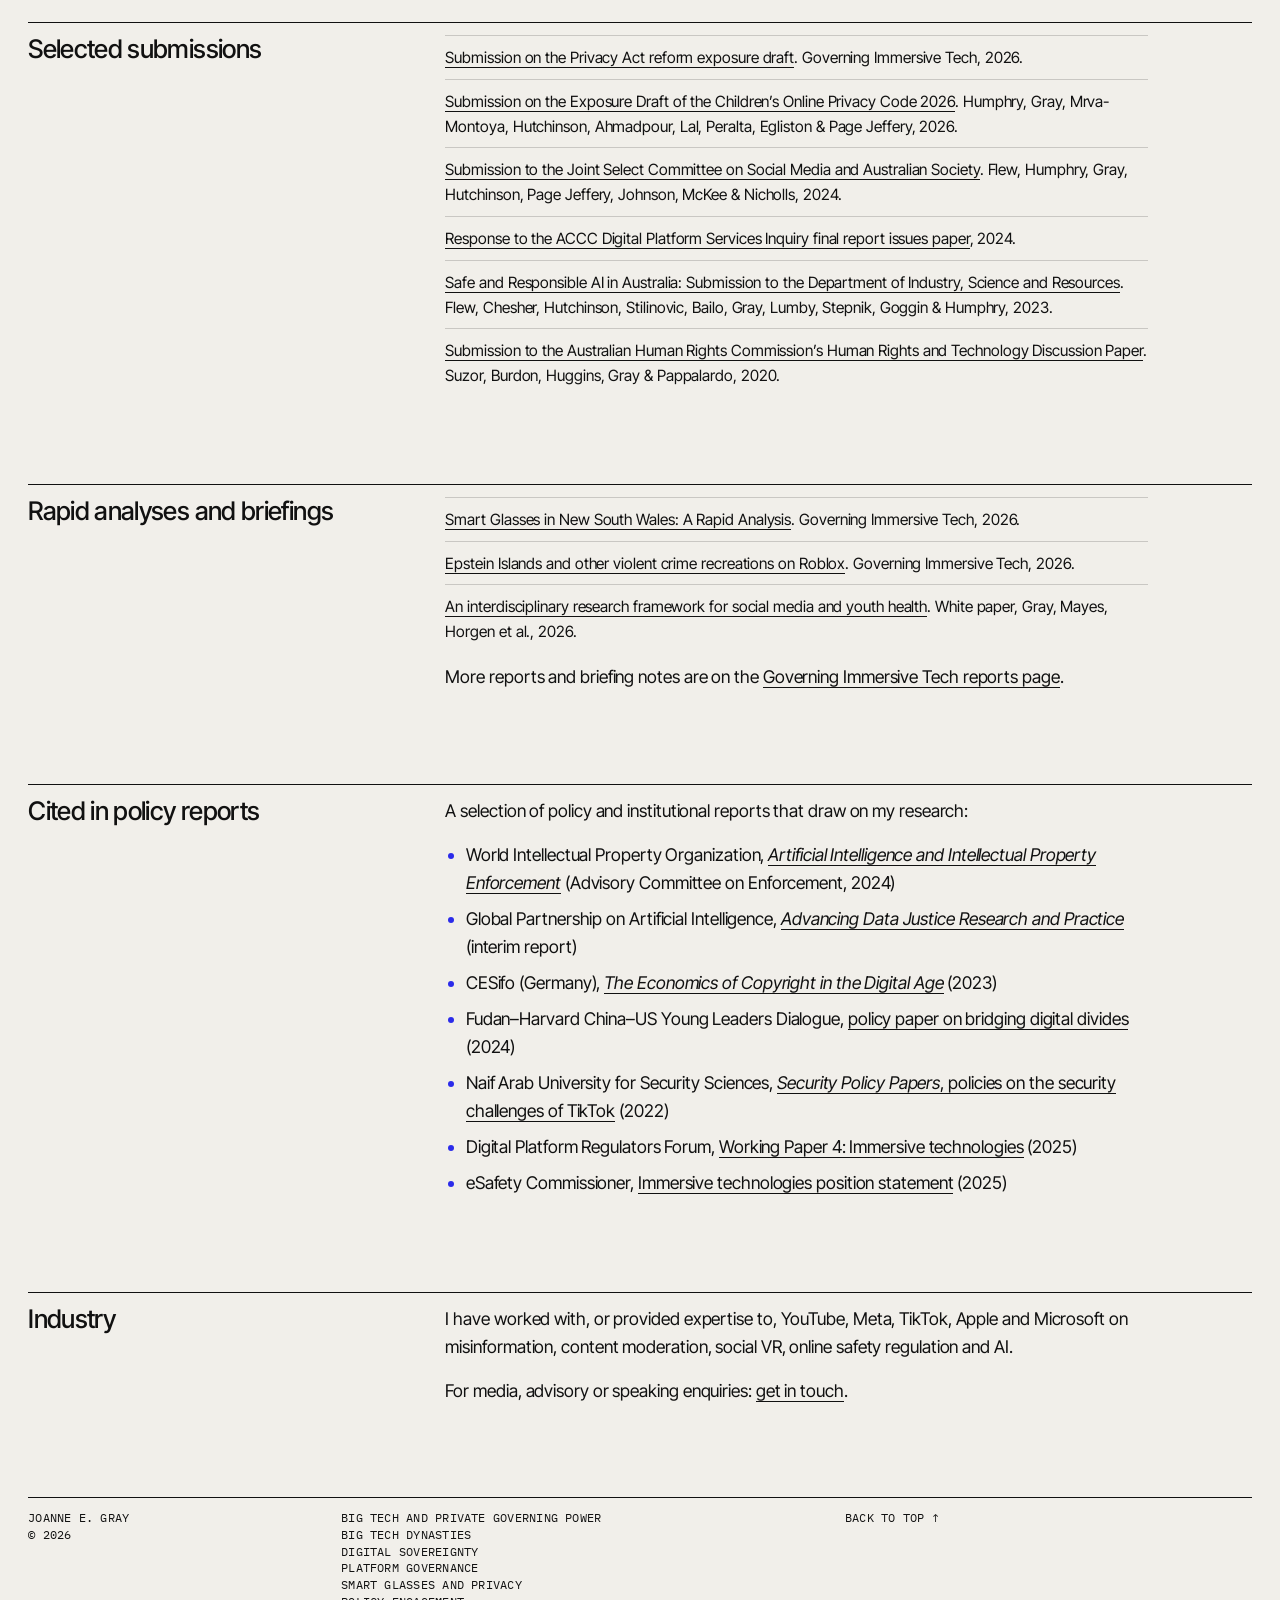
<file: policy-engagement.html>
<!DOCTYPE html>
<html lang="en-AU">
<head>
<meta charset="utf-8">
<meta name="viewport" content="width=device-width, initial-scale=1">
<meta name="theme-color" content="#f7f5f0">
<meta name="robots" content="index, follow">
<meta name="author" content="Joanne E. Gray">
<meta property="og:site_name" content="Joanne E. Gray">
<meta property="og:locale" content="en_AU">
<meta name="twitter:card" content="summary_large_image">

<title>Policy Engagement | Joanne E. Gray</title>
<meta name="description" content="Selected examples of how Joanne E. Gray’s research has informed governments, regulators, technology companies and civil-society organisations — submissions, briefings and citations in policy reports.">
<link rel="canonical" href="https://www.jegray.com.au/policy-engagement">
<meta property="og:type" content="article">
<meta property="og:title" content="Policy Engagement — Joanne E. Gray">
<meta property="og:description" content="Selected examples of how Joanne E. Gray’s research has informed governments, regulators, technology companies and civil-society organisations — submissions, briefings and citations in policy reports.">
<meta property="og:url" content="https://www.jegray.com.au/policy-engagement">
<meta property="og:image" content="https://www.jegray.com.au/A7406008.jpg">
<meta property="og:image:alt" content="Associate Professor Joanne E. Gray">
<script type="application/ld+json">
{
  "@context": "https://schema.org",
  "@type": "WebPage",
  "@id": "https://www.jegray.com.au/policy-engagement#webpage",
  "url": "https://www.jegray.com.au/policy-engagement",
  "name": "Research Informing Public Policy",
  "description": "Selected examples of how Joanne E. Gray’s research has informed governments, regulators, technology companies and civil-society organisations — submissions, briefings and citations in policy reports.",
  "author": {
    "@id": "https://www.jegray.com.au/#person"
  },
  "about": [
    "Technology policy",
    "Platform regulation",
    "Online safety",
    "Privacy",
    "Immersive technologies"
  ]
}
</script>

  <link rel="preconnect" href="https://fonts.googleapis.com">
  <link rel="preconnect" href="https://fonts.gstatic.com" crossorigin="">
  <link rel="stylesheet" href="https://fonts.googleapis.com/css2?family=IBM+Plex+Mono:wght@400&amp;family=Inter+Tight:ital,wght@0,400;0,500;1,400;1,500&amp;display=swap">
  <link rel="stylesheet" href="/site.css">
</head>
<body>
<a class="skip" href="#main">Skip to main content</a>

<header class="wrap">
  <div class="bar"><a class="who" href="/">Joanne E. Gray</a><span class="role">Associate Professor</span><nav aria-label="Primary"><ul><li><a href="/big-tech-dynasties">Big Tech Dynasties</a></li><li><a href="/#research">Research</a></li><li><a href="/#work">Selected works</a></li><li><a href="/#contact">Contact</a></li></ul></nav></div>
</header>

<main id="main">
<section class="wrap"><div class="grid page-head"><div class="meta">Policy engagement</div>
<h1 id="page-title">Research Informing Public Policy</h1>
<p class="lede">My research has informed governments, regulators, technology companies and civil-society organisations globally.</p>
</div></section>
<article class="wrap">
<section class="grid body-sec toc" aria-label="On this page"><div class="meta">On this page</div><div class="content"><ol>
<li><a href="#impact">Recent examples</a></li>
<li><a href="#submissions">Selected submissions</a></li>
<li><a href="#briefings">Rapid analyses and briefings</a></li>
<li><a href="#cited">Cited in policy reports</a></li>
<li><a href="#industry">Industry</a></li>
</ol></div></section>

<section class="grid body-sec" id="impact"><h2 class="side">Recent examples</h2><div class="content">
<h3>Social media and young people</h3>
<p>A 2024 submission I co-authored to the Joint Select Committee on Social Media and Australian Society was cited 17 times in the committee’s <a href="https://www.aph.gov.au/Parliamentary_Business/Committees/Joint/Social_Media/SocialMedia/Final_report" target="_blank" rel="noopener">final report</a>.</p>
<h3>#FixOurFeeds</h3>
<p>In 2025 the advocacy organisation Teach Us Consent sought my expertise on regulating social media algorithms. I advised that reform should go beyond the European Union’s opt-out model and require a default opt-in, a position that shaped the organisation’s #FixOurFeeds campaign. In September 2026 the Australian Government <a href="https://www.canberratimes.com.au/story/9346081/putting-choice-back-algorithm-axing-in-the-spotlight/" target="_blank" rel="noopener">announced</a> that its Digital Duty of Care legislation will require platforms to give users tools to opt out of algorithmic feeds.</p>
<h3>Smart glasses and immersive technologies</h3>
<p>Through the ARC Discovery Project <a href="https://projectgit.com.au/" target="_blank" rel="noopener">Governing Immersive Tech</a>, which I lead, our research has reached ministers, regulators and advocates.</p>
<ul>
<li>Briefings to the Attorney-General, the Hon Michelle Rowland MP, Assistant Minister Ged Kearney MP and several New South Wales parliamentarians on privacy, affirmative consent and the gender-based harms of AI-enabled wearables and smart glasses. The Attorney-General later referred to our research in <a href="https://projectgit.com.au/news/question-time-2026.html" target="_blank" rel="noopener">Question Time</a>.</li>
<li>Briefings to Australia’s four digital platform regulators (the ACCC, ACMA, the eSafety Commissioner and the Office of the Australian Information Commissioner) on emerging harms from immersive technologies.</li>
<li><em>Governing Social Virtual Reality</em> was cited six times in the Digital Platform Regulators Forum’s <a href="https://dp-reg.gov.au/working-paper-4-examination-technology-immersive-technologies" target="_blank" rel="noopener">2025 working paper on immersive technologies</a>, and our research is cited in the eSafety Commissioner’s <a href="https://www.esafety.gov.au/sites/default/files/2025-05/Immersive-technologies-position-statement-May-2025.pdf" target="_blank" rel="noopener">2025 position statement on immersive technologies</a>.</li>
</ul>
</div></section>

<section class="grid body-sec" id="submissions"><h2 class="side">Selected submissions</h2><div class="content">
<ul class="publications">
<li><a href="https://projectgit.com.au/reports/GIT%20Submission%20Privacy%20Law%20Reforms%202026.pdf" target="_blank" rel="noopener">Submission on the Privacy Act reform exposure draft</a>. Governing Immersive Tech, 2026.</li>
<li><a href="https://ses.library.usyd.edu.au/handle/2123/35408" target="_blank" rel="noopener">Submission on the Exposure Draft of the Children’s Online Privacy Code 2026</a>. Humphry, Gray, Mrva-Montoya, Hutchinson, Ahmadpour, Lal, Peralta, Egliston &amp; Page Jeffery, 2026.</li>
<li><a href="https://ses.library.usyd.edu.au/handle/2123/32826" target="_blank" rel="noopener">Submission to the Joint Select Committee on Social Media and Australian Society</a>. Flew, Humphry, Gray, Hutchinson, Page Jeffery, Johnson, McKee &amp; Nicholls, 2024.</li>
<li><a href="https://ses.library.usyd.edu.au/handle/2123/33143" target="_blank" rel="noopener">Response to the ACCC Digital Platform Services Inquiry final report issues paper</a>, 2024.</li>
<li><a href="https://ses.library.usyd.edu.au/handle/2123/31527" target="_blank" rel="noopener">Safe and Responsible AI in Australia: Submission to the Department of Industry, Science and Resources</a>. Flew, Chesher, Hutchinson, Stilinovic, Bailo, Gray, Lumby, Stepnik, Goggin &amp; Humphry, 2023.</li>
<li><a href="https://eprints.qut.edu.au/201280/1/2020_AHRC_Human_Rights_and_Tech_Discussion_Paper_DMRC.pdf" target="_blank" rel="noopener">Submission to the Australian Human Rights Commission’s Human Rights and Technology Discussion Paper</a>. Suzor, Burdon, Huggins, Gray &amp; Pappalardo, 2020.</li>
</ul>
</div></section>

<section class="grid body-sec" id="briefings"><h2 class="side">Rapid analyses and briefings</h2><div class="content">
<ul class="publications">
<li><a href="https://projectgit.com.au/reports/GIT%20Rapid%20Analysis%20Smartglasses%20NSW%20STATE%20LAWS_1.pdf" target="_blank" rel="noopener">Smart Glasses in New South Wales: A Rapid Analysis</a>. Governing Immersive Tech, 2026.</li>
<li><a href="https://doi.org/10.25910/33x2-d056" target="_blank" rel="noopener">Epstein Islands and other violent crime recreations on Roblox</a>. Governing Immersive Tech, 2026.</li>
<li><a href="https://papers.ssrn.com/sol3/papers.cfm?abstract_id=7574918" target="_blank" rel="noopener">An interdisciplinary research framework for social media and youth health</a>. White paper, Gray, Mayes, Horgen et al., 2026.</li>
</ul>
<p>More reports and briefing notes are on the <a href="https://projectgit.com.au/reports.html" target="_blank" rel="noopener">Governing Immersive Tech reports page</a>.</p>
</div></section>

<section class="grid body-sec" id="cited"><h2 class="side">Cited in policy reports</h2><div class="content">
<p>A selection of policy and institutional reports that draw on my research:</p>
<ul>
<li>World Intellectual Property Organization, <a href="https://www.wipo.int/edocs/mdocs/enforcement/en/wipo_ace_16/wipo_ace_16_15.pdf" target="_blank" rel="noopener"><em>Artificial Intelligence and Intellectual Property Enforcement</em></a> (Advisory Committee on Enforcement, 2024)</li>
<li>Global Partnership on Artificial Intelligence, <a href="https://wp.oecd.ai/app/uploads/2025/05/advancing-data-justice-research-and-practice-interim-report.pdf" target="_blank" rel="noopener"><em>Advancing Data Justice Research and Practice</em></a> (interim report)</li>
<li>CESifo (Germany), <a href="https://www.ifo.de/DocDL/cesifo1_wp10687.pdf" target="_blank" rel="noopener"><em>The Economics of Copyright in the Digital Age</em></a> (2023)</li>
<li>Fudan–Harvard China–US Young Leaders Dialogue, <a href="https://iis.fudan.edu.cn/_upload/article/files/c7/ee/602f356d4b659f81eb518bd2a26b/b204a4fa-83fe-44c9-8c04-41ad4c82717f.pdf" target="_blank" rel="noopener">policy paper on bridging digital divides</a> (2024)</li>
<li>Naif Arab University for Security Sciences, <a href="https://spp.nauss.edu.sa/index.php/spp/article/download/82/60/637" target="_blank" rel="noopener"><em>Security Policy Papers</em>, policies on the security challenges of TikTok</a> (2022)</li>
<li>Digital Platform Regulators Forum, <a href="https://dp-reg.gov.au/working-paper-4-examination-technology-immersive-technologies" target="_blank" rel="noopener">Working Paper 4: Immersive technologies</a> (2025)</li>
<li>eSafety Commissioner, <a href="https://www.esafety.gov.au/sites/default/files/2025-05/Immersive-technologies-position-statement-May-2025.pdf" target="_blank" rel="noopener">Immersive technologies position statement</a> (2025)</li>
</ul>
</div></section>

<section class="grid body-sec" id="industry"><h2 class="side">Industry</h2><div class="content">
<p>I have worked with, or provided expertise to, YouTube, Meta, TikTok, Apple and Microsoft on misinformation, content moderation, social VR, online safety regulation and AI.</p>
<p>For media, advisory or speaking enquiries: <a href="/#contact">get in touch</a>.</p>
</div></section>
</article>
</main>

<footer class="wrap">
  <div class="grid rule meta" style="padding-top:12px">
    <div>Joanne E. Gray<br>© 2026</div>
    <div><ul><li><a href="/big-tech-power">Big Tech and private governing power</a></li><li><a href="/big-tech-dynasties">Big Tech Dynasties</a></li><li><a href="/digital-sovereignty">Digital sovereignty</a></li><li><a href="/platform-governance">Platform governance</a></li><li><a href="/smart-glasses-privacy">Smart glasses and privacy</a></li><li><a href="/policy-engagement">Policy engagement</a></li></ul></div>
    <div class="c4"><a href="#main">Back to top ↑</a></div>
  </div>
</footer>
</body>
</html>
</file>
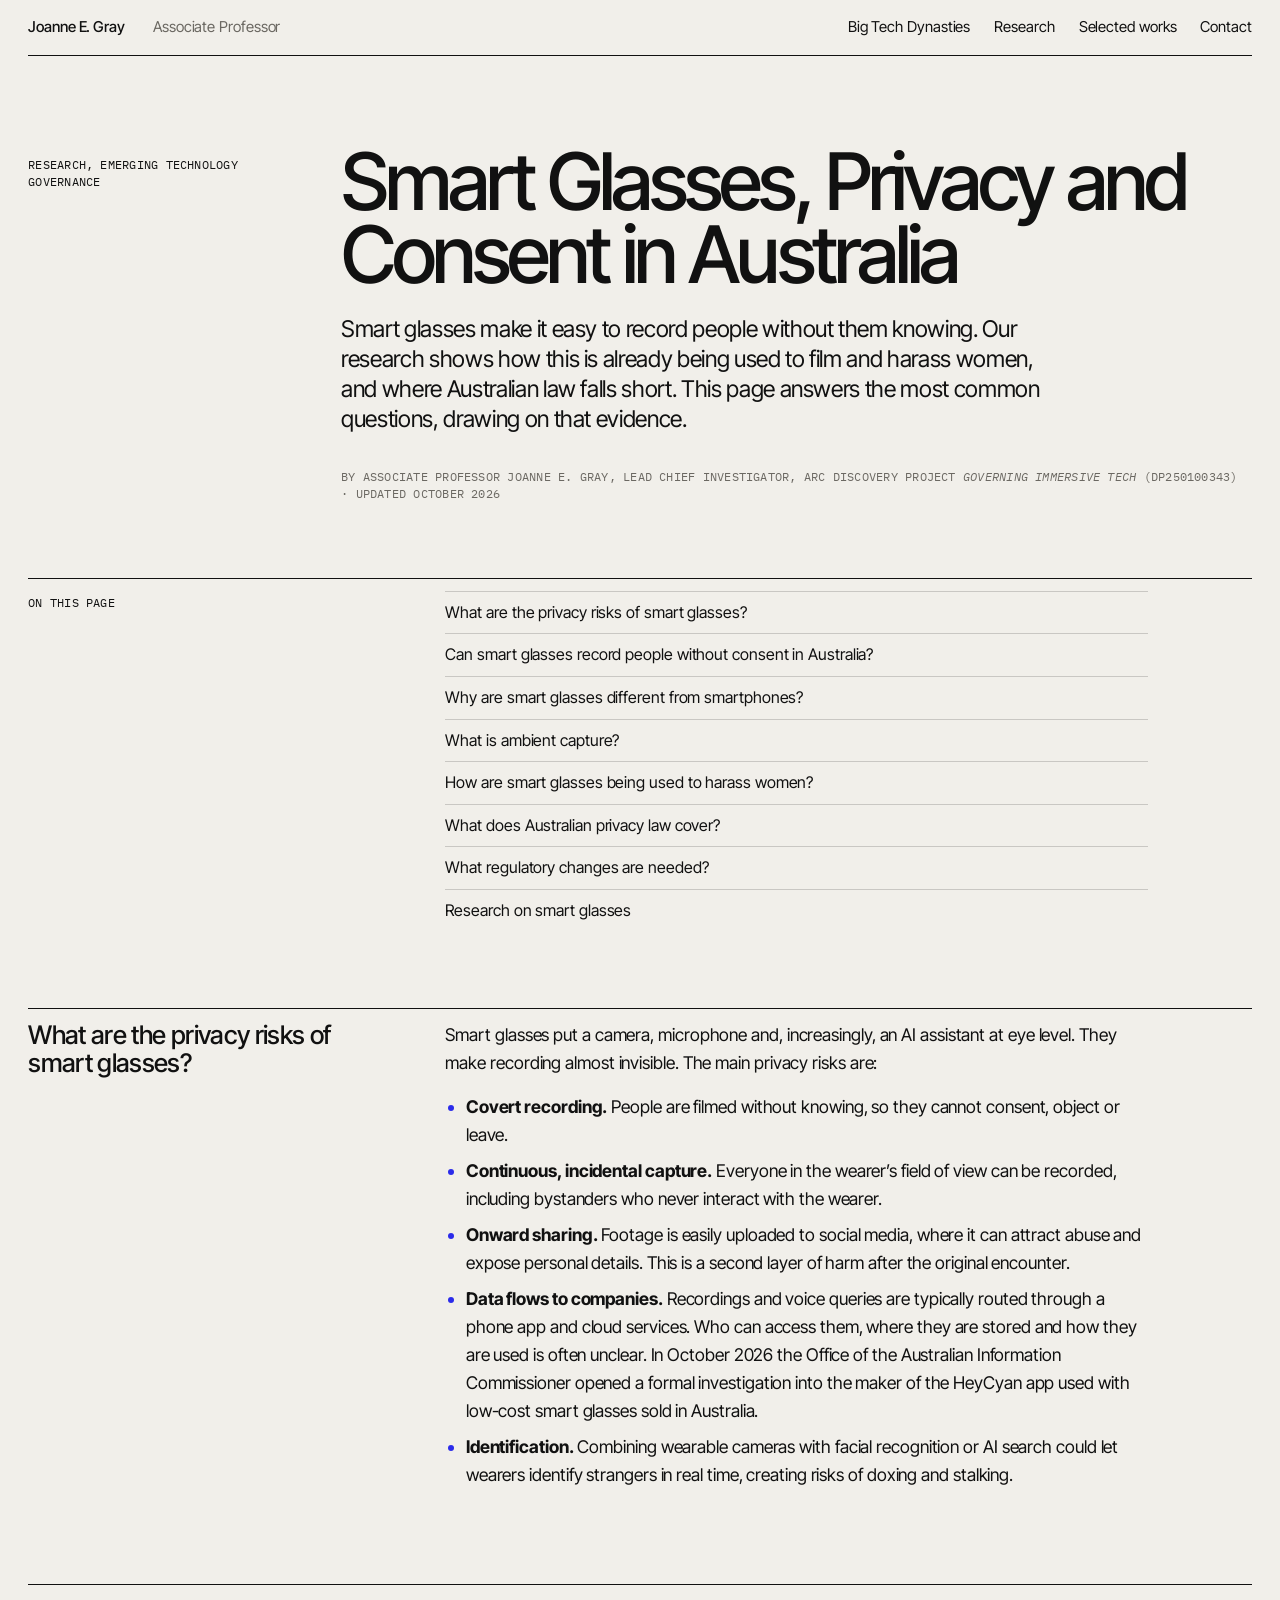
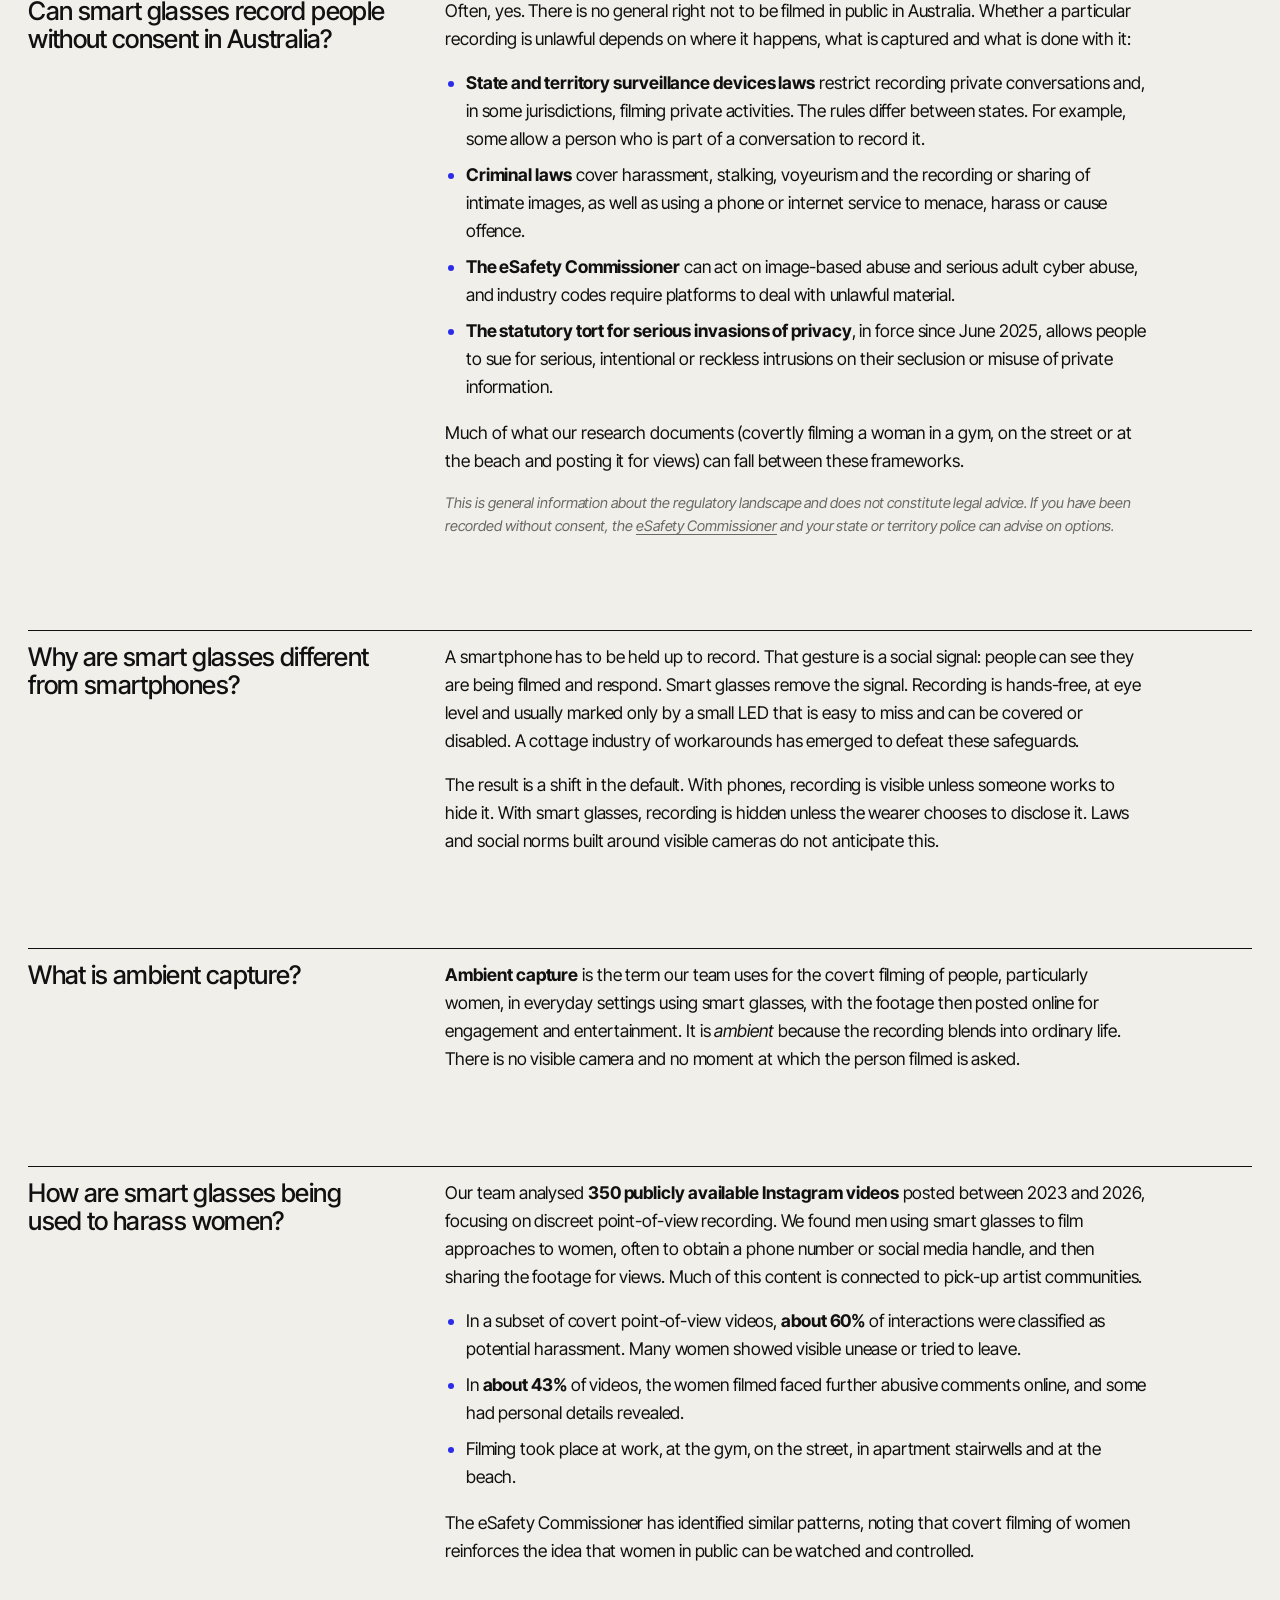
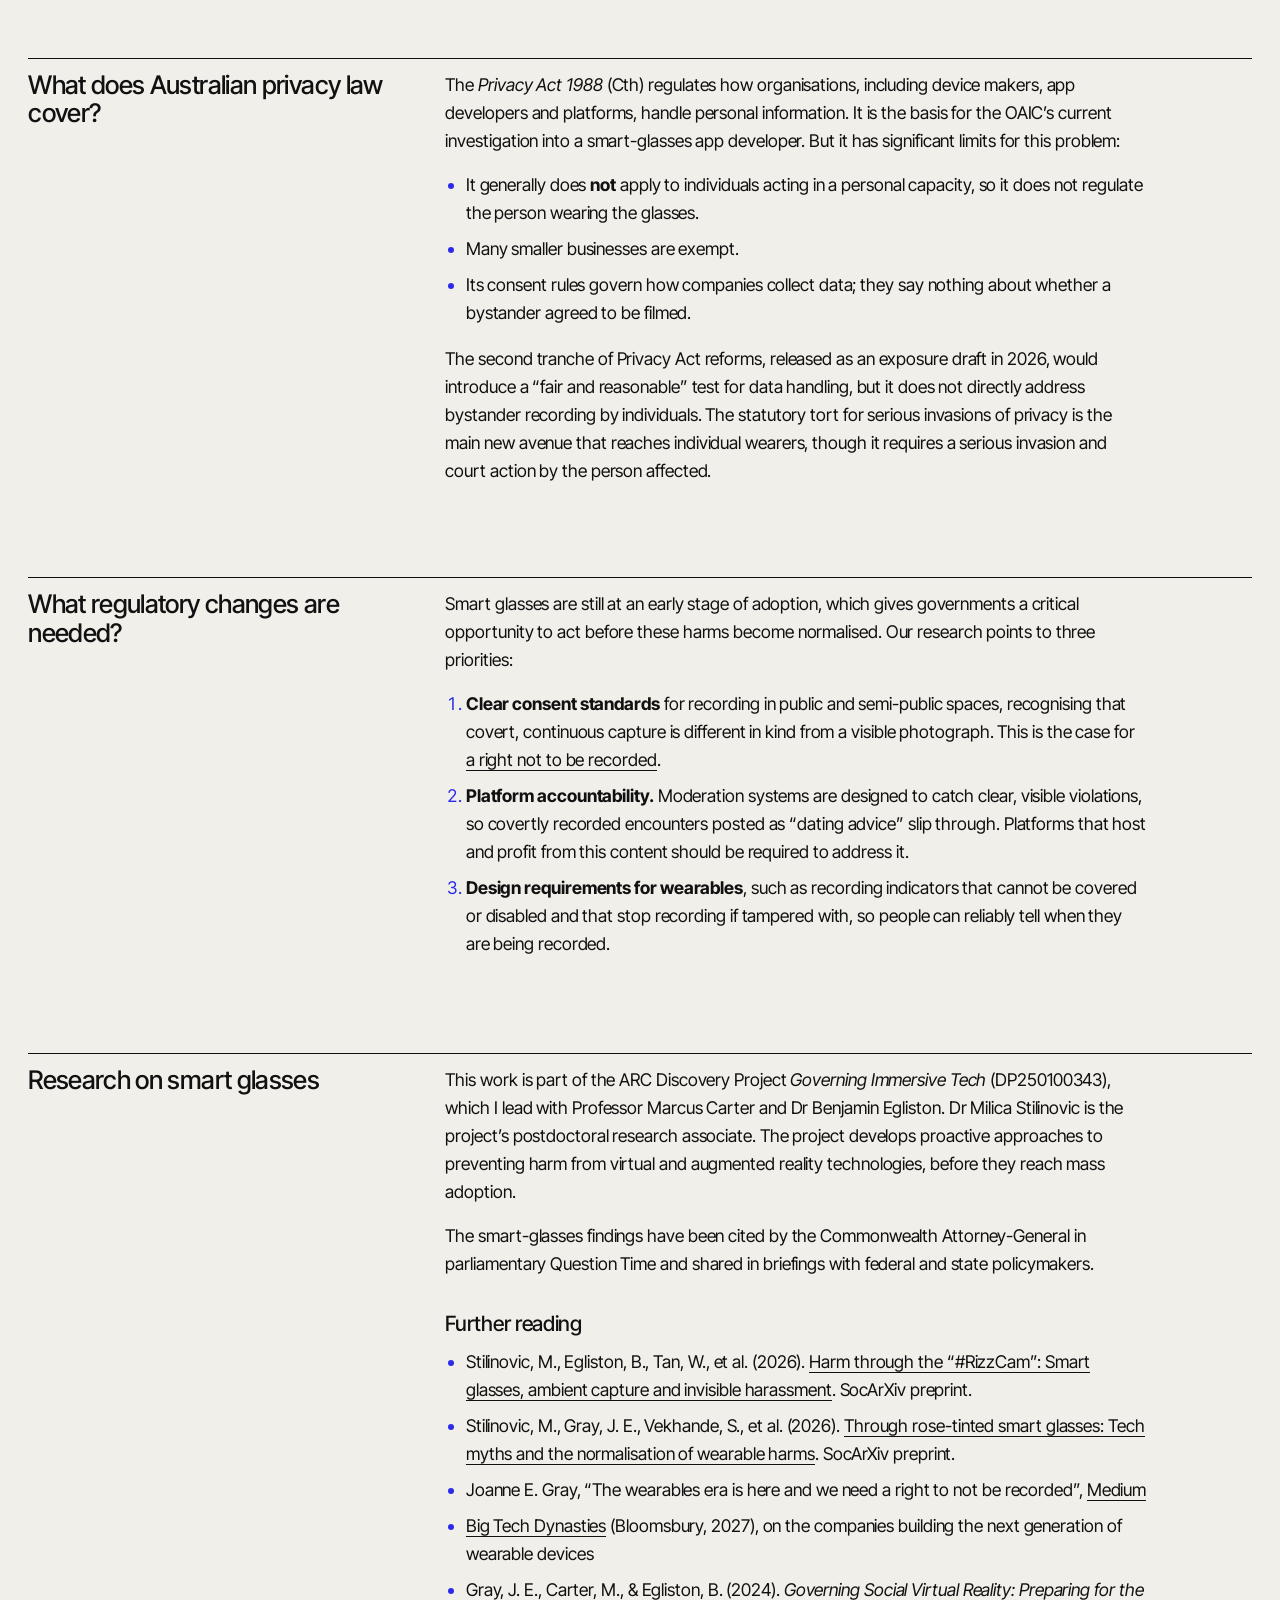
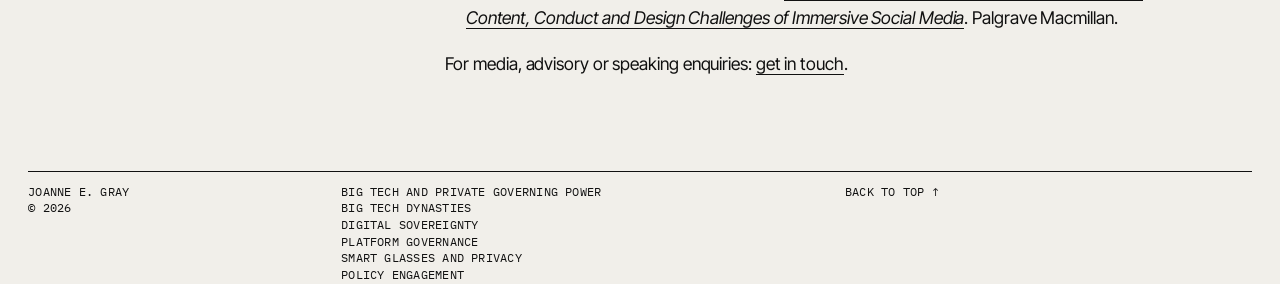
<file: smart-glasses-privacy.html>
<!DOCTYPE html>
<html lang="en-AU">
<head>
<meta charset="utf-8">
<meta name="viewport" content="width=device-width, initial-scale=1">
<meta name="theme-color" content="#f7f5f0">
<meta name="robots" content="index, follow">
<meta name="author" content="Joanne E. Gray">
<meta property="og:site_name" content="Joanne E. Gray">
<meta property="og:locale" content="en_AU">
<meta name="twitter:card" content="summary_large_image">

<title>Smart Glasses, Privacy and Consent in Australia | Joanne E. Gray</title>
<meta name="description" content="Smart glasses, covert recording and consent in Australia: research-based answers from Joanne E. Gray, Lead CI of the ARC Governing Immersive Tech project.">
<link rel="canonical" href="https://www.jegray.com.au/smart-glasses-privacy">
<meta property="og:type" content="article">
<meta property="og:title" content="Smart Glasses, Privacy and Consent in Australia">
<meta property="og:description" content="What the research shows about covert recording, ambient capture and the gaps in Australian law.">
<meta property="og:url" content="https://www.jegray.com.au/smart-glasses-privacy">
<meta property="og:image" content="https://www.jegray.com.au/A7406008.jpg">
<meta property="og:image:alt" content="Associate Professor Joanne E. Gray">
<script type="application/ld+json">
{
  "@context": "https://schema.org",
  "@graph": [
    {
      "@type": "Article",
      "@id": "https://www.jegray.com.au/smart-glasses-privacy#article",
      "headline": "Smart Glasses, Privacy and Consent in Australia",
      "author": {
        "@id": "https://www.jegray.com.au/#person"
      },
      "publisher": {
        "@id": "https://www.jegray.com.au/#person"
      },
      "datePublished": "2026-10-19",
      "dateModified": "2026-10-19",
      "mainEntityOfPage": "https://www.jegray.com.au/smart-glasses-privacy",
      "about": [
        "Smart glasses",
        "Privacy",
        "Consent",
        "Technology-facilitated harassment",
        "Australian privacy law"
      ],
      "inLanguage": "en-AU"
    },
    {
      "@type": "FAQPage",
      "@id": "https://www.jegray.com.au/smart-glasses-privacy#faq",
      "mainEntity": [
        {
          "@type": "Question",
          "name": "What are the privacy risks of smart glasses?",
          "acceptedAnswer": {
            "@type": "Answer",
            "text": "Smart glasses put a camera and microphone at eye level and make recording almost invisible. The main risks are covert recording of people who have not consented, continuous capture of everyone in the wearer’s field of view, onward sharing of that footage on social media, and the processing of recordings by device makers and AI services whose data practices people cannot see."
          }
        },
        {
          "@type": "Question",
          "name": "Can smart glasses record people without consent in Australia?",
          "acceptedAnswer": {
            "@type": "Answer",
            "text": "Often, yes. Filming people in public places is not generally unlawful in Australia. Limits come from state and territory surveillance devices laws (especially for recording private conversations or private activities), criminal offences for harassment and intimate images, the eSafety Commissioner’s schemes, and the statutory tort for serious invasions of privacy. The federal Privacy Act generally does not apply to individuals acting in a personal capacity. The rules vary by state; this is general information, not legal advice."
          }
        },
        {
          "@type": "Question",
          "name": "Why are smart glasses different from smartphones?",
          "acceptedAnswer": {
            "@type": "Answer",
            "text": "A smartphone has to be held up to record, which signals to others that filming is happening. Smart glasses remove that social cue. Recording is hands-free, at eye level and usually marked only by a small light that can be missed or covered, so the people being filmed often have no chance to object or walk away."
          }
        },
        {
          "@type": "Question",
          "name": "What is ambient capture?",
          "acceptedAnswer": {
            "@type": "Answer",
            "text": "Ambient capture is the term Governing Immersive Tech researchers use for the covert filming of people, especially women, in everyday settings using smart glasses, with the footage then posted online for engagement or entertainment."
          }
        },
        {
          "@type": "Question",
          "name": "How are smart glasses being used to harass women?",
          "acceptedAnswer": {
            "@type": "Answer",
            "text": "A Governing Immersive Tech analysis of 350 public Instagram videos posted between 2023 and 2026 found men using smart glasses to covertly film approaches to women, often linked to pick-up artist communities. In a subset of covert point-of-view videos, about 60% of interactions were classified as potential harassment, and in about 43% of videos women faced further abusive comments online."
          }
        },
        {
          "@type": "Question",
          "name": "What regulatory changes are needed for smart glasses?",
          "acceptedAnswer": {
            "@type": "Answer",
            "text": "The research points to three changes: clearer consent standards for recording in public and semi-public spaces, stronger accountability for platforms that host and monetise covertly recorded content, and design requirements so that people can reliably tell when a wearable device is recording."
          }
        }
      ]
    },
    {
      "@type": "Person",
      "@id": "https://www.jegray.com.au/#person",
      "name": "Joanne E. Gray",
      "honorificPrefix": "Associate Professor",
      "url": "https://www.jegray.com.au/"
    }
  ]
}
</script>

  <link rel="preconnect" href="https://fonts.googleapis.com">
  <link rel="preconnect" href="https://fonts.gstatic.com" crossorigin="">
  <link rel="stylesheet" href="https://fonts.googleapis.com/css2?family=IBM+Plex+Mono:wght@400&amp;family=Inter+Tight:ital,wght@0,400;0,500;1,400;1,500&amp;display=swap">
  <link rel="stylesheet" href="/site.css">
</head>
<body>
<a class="skip" href="#main">Skip to main content</a>

<header class="wrap">
  <div class="bar"><a class="who" href="/">Joanne E. Gray</a><span class="role">Associate Professor</span><nav aria-label="Primary"><ul><li><a href="/big-tech-dynasties">Big Tech Dynasties</a></li><li><a href="/#research">Research</a></li><li><a href="/#work">Selected works</a></li><li><a href="/#contact">Contact</a></li></ul></nav></div>
</header>

<main id="main">
<section class="wrap"><div class="grid page-head"><div class="meta">Research, Emerging technology governance</div>
<h1 id="page-title">Smart Glasses, Privacy and Consent in Australia</h1>
<p class="lede">Smart glasses make it easy to record people without them knowing. Our research shows how this is already being used to film and harass women, and where Australian law falls short. This page answers the most common questions, drawing on that evidence.</p>
<p class="byline meta">By Associate Professor Joanne E. Gray, Lead Chief Investigator, ARC Discovery Project <em>Governing Immersive Tech</em> (DP250100343) · Updated October 2026</p>
</div></section>
<article class="wrap">
<section class="grid body-sec toc" aria-label="On this page"><div class="meta">On this page</div><div class="content"><ol>
        <li><a href="#privacy-risks">What are the privacy risks of smart glasses?</a></li>
        <li><a href="#consent-australia">Can smart glasses record people without consent in Australia?</a></li>
        <li><a href="#vs-smartphones">Why are smart glasses different from smartphones?</a></li>
        <li><a href="#ambient-capture">What is ambient capture?</a></li>
        <li><a href="#harassment">How are smart glasses being used to harass women?</a></li>
        <li><a href="#privacy-law">What does Australian privacy law cover?</a></li>
        <li><a href="#reform">What regulatory changes are needed?</a></li>
        <li><a href="#research">Research on smart glasses</a></li>
      </ol></div></section>
<section class="grid body-sec" id="privacy-risks"><h2 class="side">What are the privacy risks of smart glasses?</h2><div class="content"><p>Smart glasses put a camera, microphone and, increasingly, an AI assistant at eye level. They make recording almost invisible. The main privacy risks are:</p>
      <ul>
        <li><strong>Covert recording.</strong> People are filmed without knowing, so they cannot consent, object or leave.</li>
        <li><strong>Continuous, incidental capture.</strong> Everyone in the wearer’s field of view can be recorded, including bystanders who never interact with the wearer.</li>
        <li><strong>Onward sharing.</strong> Footage is easily uploaded to social media, where it can attract abuse and expose personal details. This is a second layer of harm after the original encounter.</li>
        <li><strong>Data flows to companies.</strong> Recordings and voice queries are typically routed through a phone app and cloud services. Who can access them, where they are stored and how they are used is often unclear. In October 2026 the Office of the Australian Information Commissioner opened a formal investigation into the maker of the HeyCyan app used with low-cost smart glasses sold in Australia.</li>
        <li><strong>Identification.</strong> Combining wearable cameras with facial recognition or AI search could let wearers identify strangers in real time, creating risks of doxing and stalking.</li>
      </ul></div></section>
<section class="grid body-sec" id="consent-australia"><h2 class="side">Can smart glasses record people without consent in Australia?</h2><div class="content"><p>Often, yes. There is no general right not to be filmed in public in Australia. Whether a particular recording is unlawful depends on where it happens, what is captured and what is done with it:</p>
      <ul>
        <li><strong>State and territory surveillance devices laws</strong> restrict recording private conversations and, in some jurisdictions, filming private activities. The rules differ between states. For example, some allow a person who is part of a conversation to record it.</li>
        <li><strong>Criminal laws</strong> cover harassment, stalking, voyeurism and the recording or sharing of intimate images, as well as using a phone or internet service to menace, harass or cause offence.</li>
        <li><strong>The eSafety Commissioner</strong> can act on image-based abuse and serious adult cyber abuse, and industry codes require platforms to deal with unlawful material.</li>
        <li><strong>The statutory tort for serious invasions of privacy</strong>, in force since June 2025, allows people to sue for serious, intentional or reckless intrusions on their seclusion or misuse of private information.</li>
      </ul>
      <p>Much of what our research documents (covertly filming a woman in a gym, on the street or at the beach and posting it for views) can fall between these frameworks.</p>
      <p class="note"><em>This is general information about the regulatory landscape and does not constitute legal advice. If you have been recorded without consent, the <a href="https://www.esafety.gov.au/report" target="_blank" rel="noopener">eSafety Commissioner</a> and your state or territory police can advise on options.</em></p></div></section>
<section class="grid body-sec" id="vs-smartphones"><h2 class="side">Why are smart glasses different from smartphones?</h2><div class="content"><p>A smartphone has to be held up to record. That gesture is a social signal: people can see they are being filmed and respond. Smart glasses remove the signal. Recording is hands-free, at eye level and usually marked only by a small LED that is easy to miss and can be covered or disabled. A cottage industry of workarounds has emerged to defeat these safeguards.</p>
      <p>The result is a shift in the default. With phones, recording is visible unless someone works to hide it. With smart glasses, recording is hidden unless the wearer chooses to disclose it. Laws and social norms built around visible cameras do not anticipate this.</p></div></section>
<section class="grid body-sec" id="ambient-capture"><h2 class="side">What is ambient capture?</h2><div class="content"><p><strong>Ambient capture</strong> is the term our team uses for the covert filming of people, particularly women, in everyday settings using smart glasses, with the footage then posted online for engagement and entertainment. It is <em>ambient</em> because the recording blends into ordinary life. There is no visible camera and no moment at which the person filmed is asked.</p></div></section>
<section class="grid body-sec" id="harassment"><h2 class="side">How are smart glasses being used to harass women?</h2><div class="content"><p>Our team analysed <strong>350 publicly available Instagram videos</strong> posted between 2023 and 2026, focusing on discreet point-of-view recording. We found men using smart glasses to film approaches to women, often to obtain a phone number or social media handle, and then sharing the footage for views. Much of this content is connected to pick-up artist communities.</p>
      <ul>
        <li>In a subset of covert point-of-view videos, <strong>about 60%</strong> of interactions were classified as potential harassment. Many women showed visible unease or tried to leave.</li>
        <li>In <strong>about 43%</strong> of videos, the women filmed faced further abusive comments online, and some had personal details revealed.</li>
        <li>Filming took place at work, at the gym, on the street, in apartment stairwells and at the beach.</li>
      </ul>
      <p>The eSafety Commissioner has identified similar patterns, noting that covert filming of women reinforces the idea that women in public can be watched and controlled.</p></div></section>
<section class="grid body-sec" id="privacy-law"><h2 class="side">What does Australian privacy law cover?</h2><div class="content"><p>The <em>Privacy Act 1988</em> (Cth) regulates how organisations, including device makers, app developers and platforms, handle personal information. It is the basis for the OAIC’s current investigation into a smart-glasses app developer. But it has significant limits for this problem:</p>
      <ul>
        <li>It generally does <strong>not</strong> apply to individuals acting in a personal capacity, so it does not regulate the person wearing the glasses.</li>
        <li>Many smaller businesses are exempt.</li>
        <li>Its consent rules govern how companies collect data; they say nothing about whether a bystander agreed to be filmed.</li>
      </ul>
      <p>The second tranche of Privacy Act reforms, released as an exposure draft in 2026, would introduce a “fair and reasonable” test for data handling, but it does not directly address bystander recording by individuals. The statutory tort for serious invasions of privacy is the main new avenue that reaches individual wearers, though it requires a serious invasion and court action by the person affected.</p></div></section>
<section class="grid body-sec" id="reform"><h2 class="side">What regulatory changes are needed?</h2><div class="content"><p>Smart glasses are still at an early stage of adoption, which gives governments a critical opportunity to act before these harms become normalised. Our research points to three priorities:</p>
      <ol>
        <li><strong>Clear consent standards</strong> for recording in public and semi-public spaces, recognising that covert, continuous capture is different in kind from a visible photograph. This is the case for <a href="#further-reading">a right not to be recorded</a>.</li>
        <li><strong>Platform accountability.</strong> Moderation systems are designed to catch clear, visible violations, so covertly recorded encounters posted as “dating advice” slip through. Platforms that host and profit from this content should be required to address it.</li>
        <li><strong>Design requirements for wearables</strong>, such as recording indicators that cannot be covered or disabled and that stop recording if tampered with, so people can reliably tell when they are being recorded.</li>
      </ol></div></section>
<section class="grid body-sec" id="research"><h2 class="side">Research on smart glasses</h2><div class="content"><p>This work is part of the ARC Discovery Project <em>Governing Immersive Tech</em> (DP250100343), which I lead with Professor Marcus Carter and Dr Benjamin Egliston. Dr Milica Stilinovic is the project’s postdoctoral research associate. The project develops proactive approaches to preventing harm from virtual and augmented reality technologies, before they reach mass adoption.</p>
      <p>The smart-glasses findings have been cited by the Commonwealth Attorney-General in parliamentary Question Time and shared in briefings with federal and state policymakers.</p>
      <h3 id="further-reading">Further reading</h3>
      <ul>
        <li>Stilinovic, M., Egliston, B., Tan, W., et al. (2026). <a href="https://doi.org/10.31235/osf.io/wbj2x_v2" target="_blank" rel="noopener">Harm through the “#RizzCam”: Smart glasses, ambient capture and invisible harassment</a>. SocArXiv preprint.</li>
        <li>Stilinovic, M., Gray, J. E., Vekhande, S., et al. (2026). <a href="https://doi.org/10.31235/osf.io/2uex8_v1" target="_blank" rel="noopener">Through rose-tinted smart glasses: Tech myths and the normalisation of wearable harms</a>. SocArXiv preprint.</li>
        <li>Joanne E. Gray, “The wearables era is here and we need a right to not be recorded”, <a href="https://medium.com/@jograycy7" target="_blank" rel="noopener">Medium</a></li>
        <li><a href="/big-tech-dynasties">Big Tech Dynasties</a> (Bloomsbury, 2027), on the companies building the next generation of wearable devices</li>
        <li>Gray, J. E., Carter, M., &amp; Egliston, B. (2024). <a href="https://doi.org/10.1007/978-3-031-61831-4" target="_blank" rel="noopener"><em>Governing Social Virtual Reality: Preparing for the Content, Conduct and Design Challenges of Immersive Social Media</em></a>. Palgrave Macmillan.</li>
      </ul>
      <p>For media, advisory or speaking enquiries: <a href="/#contact">get in touch</a>.</p></div></section>
</article>
</main>

<footer class="wrap">
  <div class="grid rule meta" style="padding-top:12px">
    <div>Joanne E. Gray<br>© 2026</div>
    <div><ul><li><a href="/big-tech-power">Big Tech and private governing power</a></li><li><a href="/big-tech-dynasties">Big Tech Dynasties</a></li><li><a href="/digital-sovereignty">Digital sovereignty</a></li><li><a href="/platform-governance">Platform governance</a></li><li><a href="/smart-glasses-privacy">Smart glasses and privacy</a></li><li><a href="/policy-engagement">Policy engagement</a></li></ul></div>
    <div class="c4"><a href="#main">Back to top ↑</a></div>
  </div>
</footer>
</body>
</html>
</file>
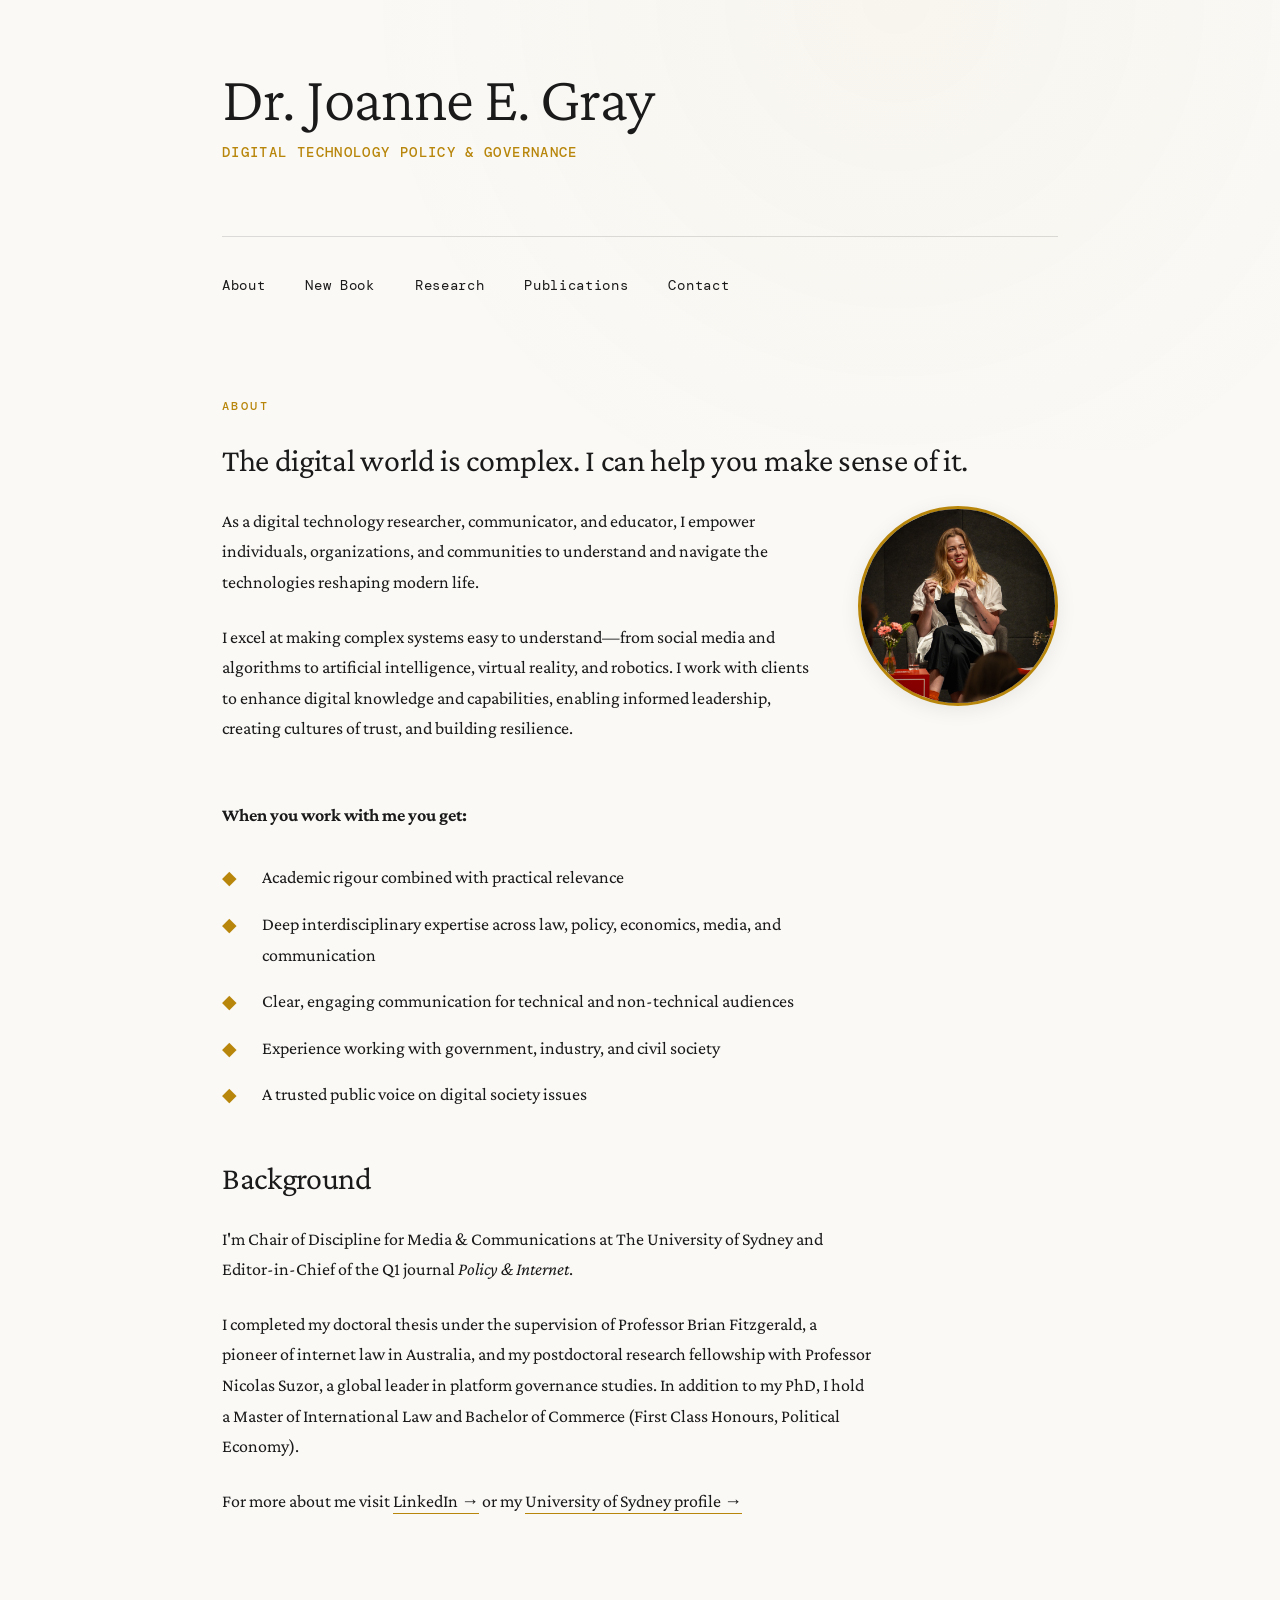
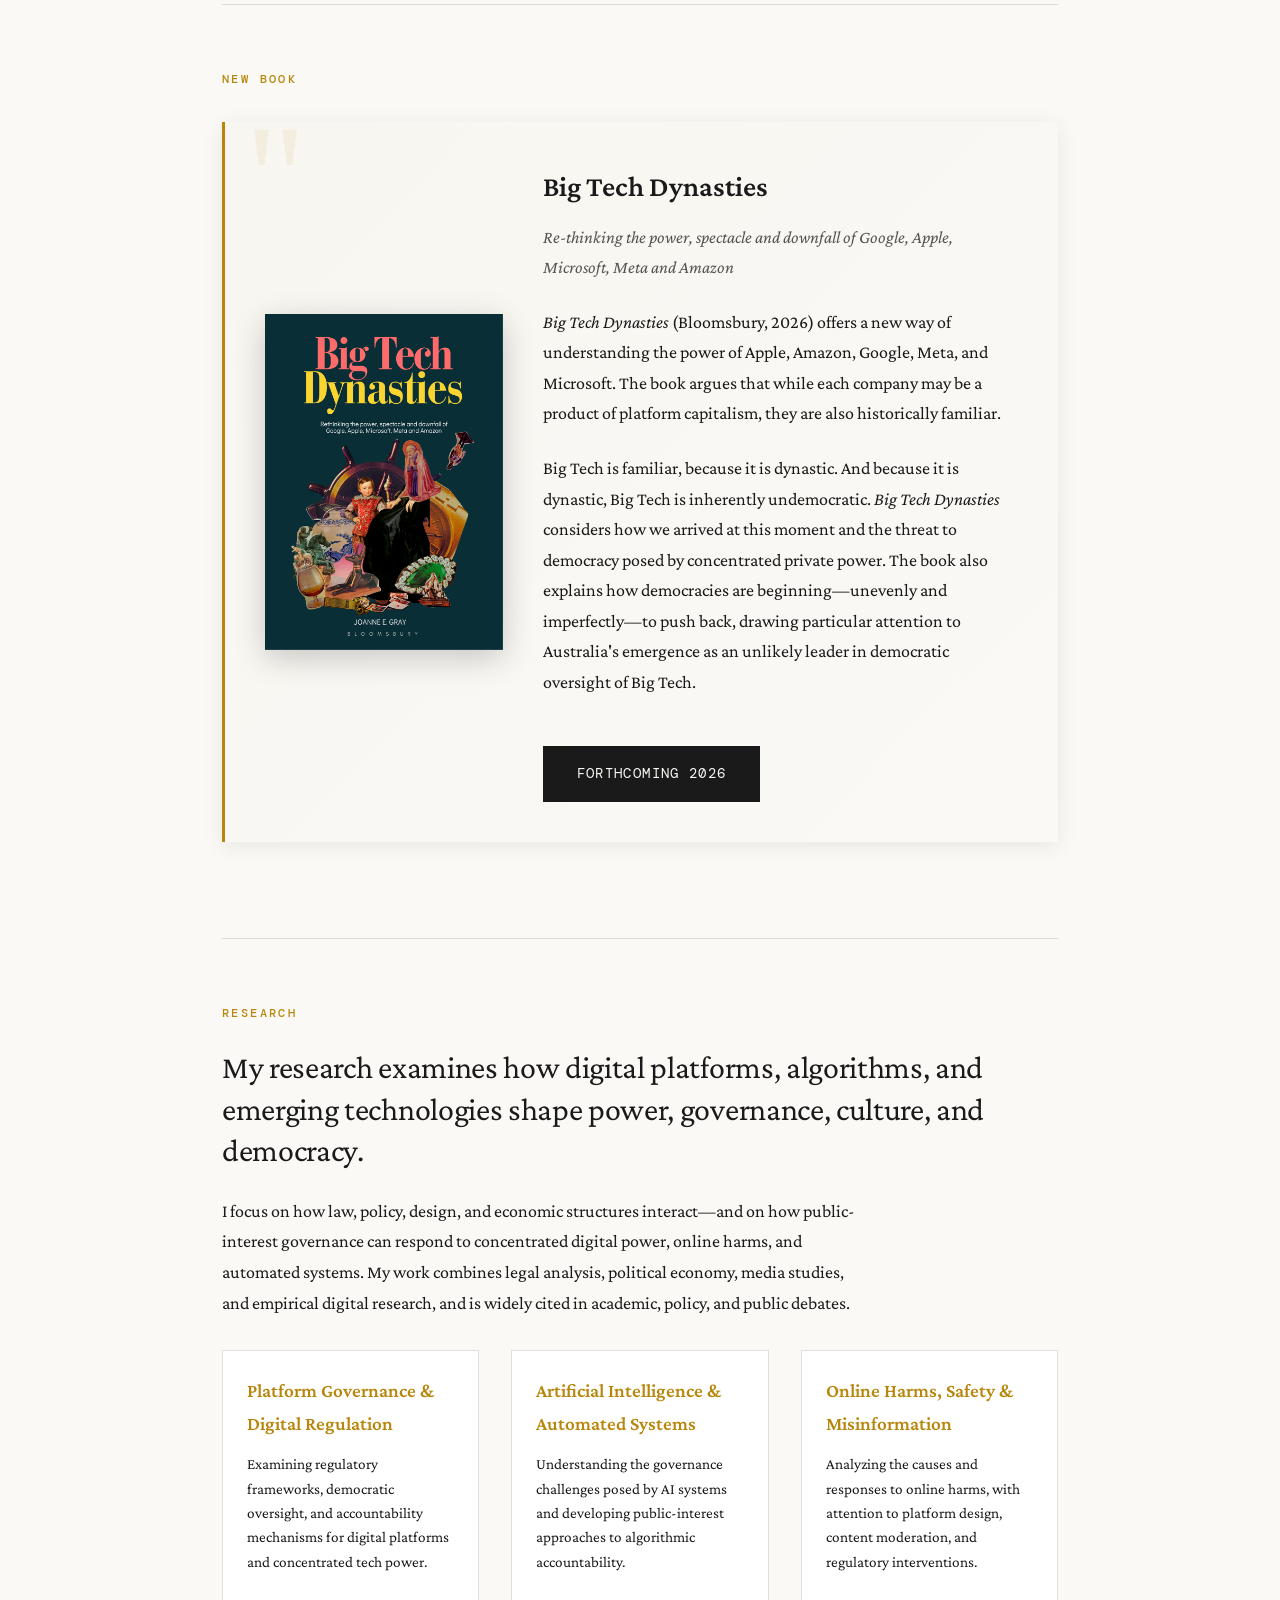
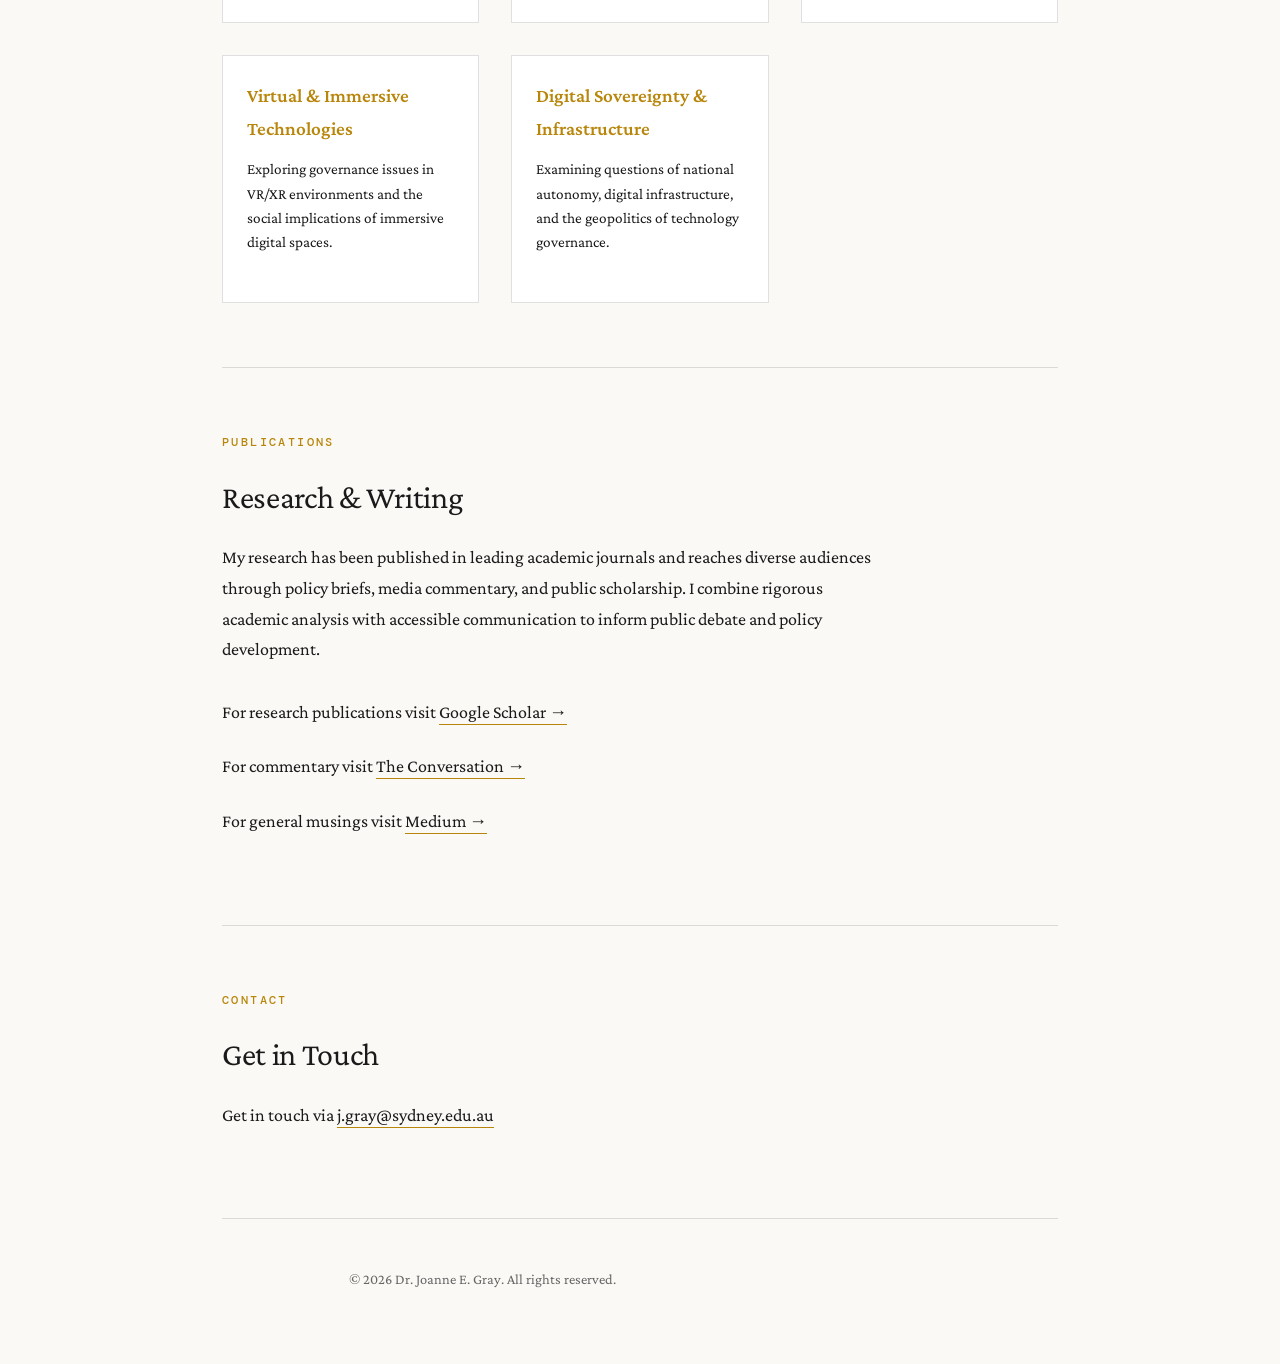
<file: website.html>
<!DOCTYPE html>
<html lang="en">
<head>
    <meta charset="UTF-8">
    <meta name="viewport" content="width=device-width, initial-scale=1.0">
    <title>Dr. Joanne E. Gray - Digital Technology Policy & Governance</title>
    <link rel="preconnect" href="https://fonts.googleapis.com">
    <link rel="preconnect" href="https://fonts.gstatic.com" crossorigin>
    <link href="https://fonts.googleapis.com/css2?family=Crimson+Pro:wght@300;400;600&family=DM+Mono:wght@400;500&display=swap" rel="stylesheet">
    <style>
        :root {
            --ink: #1a1a1a;
            --paper: #faf9f6;
            --accent: #b8860b;
            --accent-light: #d4af37;
            --shadow: rgba(0, 0, 0, 0.08);
            --border: rgba(0, 0, 0, 0.12);
        }

        * {
            margin: 0;
            padding: 0;
            box-sizing: border-box;
        }

        body {
            font-family: 'Crimson Pro', serif;
            background-color: var(--paper);
            color: var(--ink);
            line-height: 1.7;
            font-size: 18px;
            overflow-x: hidden;
        }

        /* Animated background accent */
        body::before {
            content: '';
            position: fixed;
            top: -50%;
            right: -20%;
            width: 100%;
            height: 100%;
            background: radial-gradient(circle, rgba(184, 134, 11, 0.03) 0%, transparent 70%);
            animation: float 20s ease-in-out infinite;
            z-index: -1;
        }

        @keyframes float {
            0%, 100% { transform: translate(0, 0) scale(1); }
            50% { transform: translate(-30px, 30px) scale(1.1); }
        }

        .container {
            max-width: 900px;
            margin: 0 auto;
            padding: 0 2rem;
        }

        /* Header */
        header {
            padding: 4rem 0 3rem;
            border-bottom: 1px solid var(--border);
            opacity: 0;
            animation: fadeIn 1.2s ease forwards;
        }

        @keyframes fadeIn {
            to { opacity: 1; }
        }

        .name {
            font-size: clamp(2.5rem, 6vw, 4rem);
            font-weight: 300;
            letter-spacing: -0.02em;
            line-height: 1.1;
            margin-bottom: 0.5rem;
        }

        .title {
            font-family: 'DM Mono', monospace;
            font-size: 0.85rem;
            text-transform: uppercase;
            letter-spacing: 0.1em;
            color: var(--accent);
            font-weight: 500;
            line-height: 1.6;
        }

        /* Navigation */
        nav {
            padding: 2rem 0;
            opacity: 0;
            animation: fadeIn 1.2s ease 0.2s forwards;
        }

        nav ul {
            list-style: none;
            display: flex;
            gap: 2.5rem;
            flex-wrap: wrap;
        }

        nav a {
            font-family: 'DM Mono', monospace;
            font-size: 0.85rem;
            text-decoration: none;
            color: var(--ink);
            letter-spacing: 0.05em;
            position: relative;
            transition: color 0.3s ease;
        }

        nav a::after {
            content: '';
            position: absolute;
            bottom: -4px;
            left: 0;
            width: 0;
            height: 1px;
            background: var(--accent);
            transition: width 0.3s ease;
        }

        nav a:hover {
            color: var(--accent);
        }

        nav a:hover::after {
            width: 100%;
        }

        /* Main Content Sections */
        section {
            padding: 4rem 0;
            border-bottom: 1px solid var(--border);
            opacity: 0;
            animation: fadeIn 1.2s ease forwards;
        }

        section:nth-child(1) { animation-delay: 0.4s; }
        section:nth-child(2) { animation-delay: 0.5s; }
        section:nth-child(3) { animation-delay: 0.6s; }
        section:nth-child(4) { animation-delay: 0.7s; }
        section:nth-child(5) { animation-delay: 0.8s; }

        .section-label {
            font-family: 'DM Mono', monospace;
            font-size: 0.75rem;
            text-transform: uppercase;
            letter-spacing: 0.2em;
            color: var(--accent);
            margin-bottom: 1.5rem;
            font-weight: 500;
        }

        h2 {
            font-size: 2rem;
            font-weight: 400;
            line-height: 1.3;
            margin-bottom: 1.5rem;
            letter-spacing: -0.01em;
        }

        p {
            margin-bottom: 1.5rem;
            max-width: 65ch;
        }

        /* Animated list */
        .value-list {
            list-style: none;
            padding: 0;
            margin: 2rem 0;
        }

        .value-list li {
            position: relative;
            padding-left: 2.5rem;
            margin-bottom: 1rem;
            max-width: 65ch;
        }

        .value-list li::before {
            content: '◆';
            position: absolute;
            left: 0;
            color: var(--accent);
            font-size: 1.2rem;
            animation: pulse 2s ease-in-out infinite;
        }

        .value-list li:nth-child(1)::before { animation-delay: 0s; }
        .value-list li:nth-child(2)::before { animation-delay: 0.4s; }
        .value-list li:nth-child(3)::before { animation-delay: 0.8s; }
        .value-list li:nth-child(4)::before { animation-delay: 1.2s; }
        .value-list li:nth-child(5)::before { animation-delay: 1.6s; }

        @keyframes pulse {
            0%, 100% { 
                transform: scale(1);
                opacity: 1;
            }
            50% { 
                transform: scale(1.3);
                opacity: 0.6;
            }
        }

        /* About section with headshot */
        .about-intro {
            display: grid;
            grid-template-columns: 1fr 200px;
            gap: 3rem;
            align-items: start;
            margin-bottom: 2rem;
        }

        .about-text {
            max-width: 65ch;
        }

        .headshot {
            width: 200px;
            height: 200px;
            border-radius: 50%;
            object-fit: cover;
            border: 3px solid var(--accent);
            box-shadow: 0 4px 20px var(--shadow);
            position: sticky;
            top: 2rem;
        }

        /* Book Highlight */
        .book-feature {
            background: linear-gradient(135deg, #f8f6f0 0%, #faf9f6 100%);
            border-left: 3px solid var(--accent);
            padding: 2.5rem;
            margin: 2rem 0;
            box-shadow: 0 4px 20px var(--shadow);
            position: relative;
            overflow: hidden;
            display: grid;
            grid-template-columns: 1fr 2fr;
            gap: 2.5rem;
            align-items: center;
        }

        .book-cover {
            width: 100%;
            max-width: 300px;
            height: auto;
            box-shadow: 0 8px 30px rgba(0, 0, 0, 0.2);
            transition: transform 0.3s ease;
            position: relative;
            z-index: 1;
        }

        .book-cover:hover {
            transform: translateY(-5px) scale(1.02);
        }

        .book-content {
            position: relative;
            z-index: 1;
        }

        .book-feature::before {
            content: '"';
            position: absolute;
            top: -20px;
            left: 20px;
            font-size: 150px;
            color: rgba(184, 134, 11, 0.08);
            font-family: Georgia, serif;
            line-height: 1;
        }

        .book-feature h3 {
            font-size: 1.8rem;
            font-weight: 600;
            margin-bottom: 0.75rem;
            position: relative;
            z-index: 1;
        }

        .book-feature .subtitle {
            font-style: italic;
            color: #555;
            margin-bottom: 1.5rem;
            font-size: 1.1rem;
            position: relative;
            z-index: 1;
        }

        .book-feature p {
            position: relative;
            z-index: 1;
        }

        .cta-button {
            display: inline-block;
            margin-top: 1.5rem;
            padding: 0.9rem 2rem;
            background: var(--ink);
            color: var(--paper);
            text-decoration: none;
            font-family: 'DM Mono', monospace;
            font-size: 0.85rem;
            letter-spacing: 0.1em;
            text-transform: uppercase;
            transition: all 0.3s ease;
            border: 2px solid var(--ink);
            position: relative;
            z-index: 1;
        }

        .cta-button:hover {
            background: transparent;
            color: var(--ink);
            transform: translateY(-2px);
            box-shadow: 0 4px 12px var(--shadow);
        }

        /* Research Areas */
        .research-grid {
            display: grid;
            grid-template-columns: repeat(auto-fit, minmax(250px, 1fr));
            gap: 2rem;
            margin-top: 2rem;
        }

        .research-item {
            padding: 1.5rem;
            border: 1px solid var(--border);
            transition: all 0.3s ease;
            background: white;
        }

        .research-item:hover {
            border-color: var(--accent);
            box-shadow: 0 8px 20px var(--shadow);
            transform: translateY(-4px);
        }

        .research-item h3 {
            font-size: 1.2rem;
            font-weight: 600;
            margin-bottom: 0.75rem;
            color: var(--accent);
        }

        .research-item p {
            font-size: 0.95rem;
            line-height: 1.6;
        }

        /* Contact */
        .contact-info {
            display: flex;
            gap: 3rem;
            flex-wrap: wrap;
            margin-top: 2rem;
        }

        .contact-item {
            display: flex;
            flex-direction: column;
            gap: 0.5rem;
        }

        .contact-label {
            font-family: 'DM Mono', monospace;
            font-size: 0.75rem;
            text-transform: uppercase;
            letter-spacing: 0.15em;
            color: var(--accent);
        }

        .contact-link {
            color: var(--ink);
            text-decoration: none;
            transition: color 0.3s ease;
            border-bottom: 1px solid var(--accent);
            padding-bottom: 2px;
        }

        .contact-link:hover {
            color: var(--accent);
            border-bottom-color: var(--ink);
        }

        /* Footer */
        footer {
            padding: 3rem 0;
            text-align: center;
            font-size: 0.9rem;
            color: #666;
            opacity: 0;
            animation: fadeIn 1.2s ease 0.9s forwards;
        }

        /* Responsive */
        @media (max-width: 768px) {
            .container {
                padding: 0 1.5rem;
            }

            header {
                padding: 3rem 0 2rem;
            }

            .name {
                font-size: 2.5rem;
            }

            nav ul {
                gap: 1.5rem;
            }

            section {
                padding: 3rem 0;
            }

            .about-intro {
                grid-template-columns: 1fr;
                gap: 2rem;
            }

            .headshot {
                width: 150px;
                height: 150px;
                margin: 0 auto;
                display: block;
                position: static;
            }

            .book-feature {
                padding: 2rem 1.5rem;
                grid-template-columns: 1fr;
                gap: 2rem;
            }

            .book-cover {
                max-width: 250px;
                margin: 0 auto;
            }

            .research-grid {
                grid-template-columns: 1fr;
            }

            .contact-info {
                flex-direction: column;
                gap: 1.5rem;
            }
        }
    </style>
</head>
<body>
    <div class="container">
        <header>
            <h1 class="name">Dr. Joanne E. Gray</h1>
            <p class="title">Digital Technology Policy & Governance</p>
        </header>

        <nav>
            <ul>
                <li><a href="#about">About</a></li>
                <li><a href="#book">New Book</a></li>
                <li><a href="#research">Research</a></li>
                <li><a href="#publications">Publications</a></li>
                <li><a href="#contact">Contact</a></li>
            </ul>
        </nav>

        <main>
            <section id="about">
                <div class="section-label">About</div>
                <h2>The digital world is complex. I can help you make sense of it.</h2>
                <div class="about-intro">
                    <div class="about-text">
                        <p>
                            As a digital technology researcher, communicator, and educator, I empower individuals, organizations, and communities to understand and navigate the technologies reshaping modern life.
                        </p>
                        <p>
                            I excel at making complex systems easy to understand—from social media and algorithms to artificial intelligence, virtual reality, and robotics. I work with clients to enhance digital knowledge and capabilities, enabling informed leadership, creating cultures of trust, and building resilience.
                        </p>
                    </div>
                    <img src="headshot.jpg" alt="Dr. Joanne E. Gray" class="headshot">
                </div>
                <p><strong>When you work with me you get:</strong></p>
                <ul class="value-list">
                    <li>Academic rigour combined with practical relevance</li>
                    <li>Deep interdisciplinary expertise across law, policy, economics, media, and communication</li>
                    <li>Clear, engaging communication for technical and non-technical audiences</li>
                    <li>Experience working with government, industry, and civil society</li>
                    <li>A trusted public voice on digital society issues</li>
                </ul>
                <h2 style="margin-top: 3rem;">Background</h2>
                <p>
                    I'm Chair of Discipline for Media & Communications at The University of Sydney and Editor-in-Chief of the Q1 journal <em>Policy & Internet</em>.
                </p>
                <p>
                    I completed my doctoral thesis under the supervision of Professor Brian Fitzgerald, a pioneer of internet law in Australia, and my postdoctoral research fellowship with Professor Nicolas Suzor, a global leader in platform governance studies. In addition to my PhD, I hold a Master of International Law and Bachelor of Commerce (First Class Honours, Political Economy).
                </p>
                <p>
                    For more about me visit <a href="https://www.linkedin.com/in/joanne-gray" class="contact-link" target="_blank">LinkedIn →</a> or my <a href="https://www.sydney.edu.au/arts/about/our-people/academic-staff/j-gray.html" class="contact-link" target="_blank">University of Sydney profile →</a>
                </p>
            </section>

            <section id="book">
                <div class="section-label">New Book</div>
                <div class="book-feature">
                    <img src="book-cover.png" alt="Big Tech Dynasties book cover" class="book-cover">
                    <div class="book-content">
                        <h3>Big Tech Dynasties</h3>
                        <p class="subtitle">Re-thinking the power, spectacle and downfall of Google, Apple, Microsoft, Meta and Amazon</p>
                        <p>
                            <em>Big Tech Dynasties</em> (Bloomsbury, 2026) offers a new way of understanding the power of Apple, Amazon, Google, Meta, and Microsoft. The book argues that while each company may be a product of platform capitalism, they are also historically familiar.
                        </p>
                        <p>
                            Big Tech is familiar, because it is dynastic. And because it is dynastic, Big Tech is inherently undemocratic. <em>Big Tech Dynasties</em> considers how we arrived at this moment and the threat to democracy posed by concentrated private power. The book also explains how democracies are beginning—unevenly and imperfectly—to push back, drawing particular attention to Australia's emergence as an unlikely leader in democratic oversight of Big Tech.
                        </p>
                        <a href="https://www.bloomsbury.com" class="cta-button">Forthcoming 2026</a>
                    </div>
                </div>
            </section>

            <section id="research">
                <div class="section-label">Research</div>
                <h2>My research examines how digital platforms, algorithms, and emerging technologies shape power, governance, culture, and democracy.</h2>
                <p>I focus on how law, policy, design, and economic structures interact—and on how public-interest governance can respond to concentrated digital power, online harms, and automated systems. My work combines legal analysis, political economy, media studies, and empirical digital research, and is widely cited in academic, policy, and public debates.</p>
                <div class="research-grid">
                    <div class="research-item">
                        <h3>Platform Governance & Digital Regulation</h3>
                        <p>Examining regulatory frameworks, democratic oversight, and accountability mechanisms for digital platforms and concentrated tech power.</p>
                    </div>
                    <div class="research-item">
                        <h3>Artificial Intelligence & Automated Systems</h3>
                        <p>Understanding the governance challenges posed by AI systems and developing public-interest approaches to algorithmic accountability.</p>
                    </div>
                    <div class="research-item">
                        <h3>Online Harms, Safety & Misinformation</h3>
                        <p>Analyzing the causes and responses to online harms, with attention to platform design, content moderation, and regulatory interventions.</p>
                    </div>
                    <div class="research-item">
                        <h3>Virtual & Immersive Technologies</h3>
                        <p>Exploring governance issues in VR/XR environments and the social implications of immersive digital spaces.</p>
                    </div>
                    <div class="research-item">
                        <h3>Digital Sovereignty & Infrastructure</h3>
                        <p>Examining questions of national autonomy, digital infrastructure, and the geopolitics of technology governance.</p>
                    </div>
                </div>
            </section>

            <section id="publications">
                <div class="section-label">Publications</div>
                <h2>Research & Writing</h2>
                <p>
                    My research has been published in leading academic journals and reaches diverse audiences through policy briefs, media commentary, and public scholarship. I combine rigorous academic analysis with accessible communication to inform public debate and policy development.
                </p>
                <p style="margin-top: 2rem;">
                    For research publications visit <a href="https://scholar.google.com/citations?user=UfW7GFQAAAAJ&hl=en&oi=ao" class="contact-link" target="_blank">Google Scholar →</a>
                </p>
                <p>
                    For commentary visit <a href="https://theconversation.com/profiles/joanne-gray-873764/articles" class="contact-link" target="_blank">The Conversation →</a>
                </p>
                <p>
                    For general musings visit <a href="https://medium.com/@jograycy7" class="contact-link" target="_blank">Medium →</a>
                </p>
            </section>

            <section id="contact">
                <div class="section-label">Contact</div>
                <h2>Get in Touch</h2>
                <p>
                    Get in touch via <a href="mailto:j.gray@sydney.edu.au" class="contact-link">j.gray@sydney.edu.au</a>
                </p>
            </section>
        </main>

        <footer>
            <p>&copy; 2026 Dr. Joanne E. Gray. All rights reserved.</p>
        </footer>
    </div>
</body>
</html>
</file>
<file: site.css>
/* jegray.com.au, 2026 design. Replaces homepage.css and article.css on all pages; styles.css is untouched. */
:root {
  --paper: #f1efea;
  --ink: #111111;
  --mute: #6b6862;
  --line: #111111;
  --hair: rgba(17,17,17,.18);
  --red: #2b2bea; /* accent: ultramarine */
  --sans: "Inter Tight", "Helvetica Neue", Helvetica, Arial, sans-serif;
  --mono: "IBM Plex Mono", ui-monospace, Menlo, monospace;
  --pad: clamp(16px, 2.2vw, 32px);
}
* { box-sizing: border-box; }
html { -webkit-text-size-adjust: 100%; }
body { margin: 0; background: var(--paper); color: var(--ink); font: 400 17px/1.5 var(--sans); letter-spacing: -.005em; }
img { display: block; max-width: 100%; height: auto; }
a { color: inherit; text-decoration: none; }
a:hover { color: var(--red); }
:focus-visible { outline: 2px solid var(--red); outline-offset: 2px; }
.skip { position: absolute; left: -9999px; }
.skip:focus { left: var(--pad); top: var(--pad); background: var(--ink); color: var(--paper); padding: 6px 10px; z-index: 10; }

/* Grid */
.wrap { padding: 0 var(--pad); max-width: 1600px; margin: 0 auto; }
.grid { display: grid; grid-template-columns: repeat(12, 1fr); column-gap: var(--pad); }
.rule { border-top: 1px solid var(--line); }
.meta { font: 400 11.5px/1.45 var(--mono); letter-spacing: .02em; text-transform: uppercase; }
.meta a:hover { color: var(--red); }

/* Top bar */
.bar { display: flex; align-items: baseline; gap: 28px; padding: 16px 0; border-bottom: 1px solid var(--line); font-size: 15px; }
.bar .who { font-weight: 500; }
.bar .role { color: var(--mute); }
.bar nav { margin-left: auto; }
.bar nav ul { display: flex; gap: 24px; list-style: none; margin: 0; padding: 0; }

/* Hero */
.hero { padding-bottom: clamp(56px, 9vw, 120px); }
.banner { margin: 0; }
.banner img { width: 100%; height: min(80vh, 62vw); object-fit: cover; object-position: 52% 36%; }
.bigname { padding-top: clamp(10px, 1.4vw, 18px); }
.bigname h1 { margin: 0; font-weight: 500; font-size: clamp(56px, 13.4vw, 236px); line-height: .84; letter-spacing: -.055em; white-space: nowrap; transform: translateX(-.04em); }
.bigname .meta { display: flex; justify-content: space-between; margin-top: 12px; padding-bottom: 12px; }
.bigname .homenav { font-size: 13px; }
.homenav a { padding: 2px 0; border-bottom: 1px solid currentColor; }
.contact h2 a { border-bottom: 2px solid currentColor; }
.hero-body { border-top: 1px solid var(--line); padding-top: clamp(24px, 3.5vw, 48px); align-items: start; }
.hero .lead { grid-column: 1 / span 5; font-size: clamp(26px, 2.6vw, 40px); line-height: 1.12; letter-spacing: -.025em; font-weight: 500; margin: 0; }
.hero-text { grid-column: 7 / span 6; }
.hero-text p { max-width: 36em; margin: 0 0 14px; }
.hero-text .sub { color: var(--mute); }
.hero-links { display: flex; gap: 24px; flex-wrap: wrap; margin-top: 22px; }
.ulink { border-bottom: 1px solid currentColor; padding-bottom: 1px; }

/* Sections */
section { padding: 0 0 clamp(56px, 9vw, 120px); }
.sec-head { padding-top: 10px; margin-bottom: clamp(20px, 2.5vw, 36px); }
.sec-head .meta { grid-column: 1 / span 3; }
.sec-head h2 { grid-column: 4 / span 9; margin: 0; font-weight: 500; font-size: clamp(24px, 2.3vw, 36px); line-height: 1.1; letter-spacing: -.025em; }

/* Book block */
.book { background: var(--ink); color: var(--paper); padding-bottom: 0; }
.book .rule { border-top-color: var(--paper); }
.book .btn { background: var(--paper); color: var(--ink); }
.book .btn:hover { background: var(--red); color: var(--paper); }
.book .sec-head { padding-top: 10px; }
.book-body { padding-bottom: clamp(40px, 6vw, 80px); align-items: end; }
.book-cover { grid-column: 1 / span 4; }
.book-copy { grid-column: 6 / span 7; }
.book-copy h2 { font-weight: 500; font-size: clamp(48px, 7.5vw, 128px); line-height: .88; letter-spacing: -.05em; margin: 0 0 28px; }
.book-copy .deck { font-size: clamp(22px, 2vw, 30px); line-height: 1.18; letter-spacing: -.02em; margin: 0 0 18px; max-width: 22em; }
.book-copy p { max-width: 36em; }
.book a:hover { color: #9da2ff; }
.btn { display: inline-block; background: var(--ink); color: var(--paper); padding: 12px 18px; font: 500 15px/1 var(--sans); }
.btn:hover { background: var(--paper); color: var(--ink); }

main .intro { grid-column: 4 / span 6; margin: 0 0 32px; font-size: 16px; color: var(--mute); }

/* Index rows (research areas, selected work) */
.rows { grid-column: 1 / -1; list-style: none; margin: 0; padding: 0; }
.row { display: grid; grid-template-columns: repeat(12, 1fr); column-gap: var(--pad); border-top: 1px solid var(--line); padding: 14px 0 18px; }
.rows li:last-child .row { border-bottom: 1px solid var(--line); }
.row .meta { grid-column: 1 / span 3; padding-top: 5px; color: var(--mute); }
.row h3 { grid-column: 4 / span 6; margin: 0; font-weight: 500; font-size: clamp(18px, 1.45vw, 22px); line-height: 1.2; letter-spacing: -.015em; }
.row p { grid-column: 4 / span 6; margin: 6px 0 0; color: var(--mute); font-size: 15px; line-height: 1.5; }
a.row:hover h3, a.row:hover .meta { color: var(--red); }

/* Publications */
.pubs { grid-column: 1 / -1; }
.pub-group { display: grid; grid-template-columns: repeat(12, 1fr); column-gap: var(--pad); margin-bottom: 48px; }
.pub-group > .meta { grid-column: 1 / span 3; padding-top: 14px; }
.pub-group ol { grid-column: 4 / span 9; list-style: none; margin: 0; padding: 0; }
.pub-group li { display: grid; grid-template-columns: 4.5em 1fr; gap: 0 var(--pad); border-top: 1px solid var(--hair); padding: 12px 0; font-size: 16px; line-height: 1.4; }
.pub-group li:first-child { border-top-color: var(--line); }
.pub-group .yr { font: 400 13px/1.9 var(--mono); color: var(--mute); }
.pub-group .src { display: block; color: var(--mute); font-size: 14.5px; }
.profiles { grid-column: 4 / span 9; display: flex; flex-wrap: wrap; gap: 10px 28px; }

/* Contact */
.contact .mail { grid-column: 4 / span 9; font-weight: 500; font-size: clamp(20px, 1.8vw, 28px); line-height: 1.2; letter-spacing: -.015em; margin: 0 0 16px; word-break: break-word; }
.contact .mail a:hover { color: var(--red); }
.contact p { grid-column: 4 / span 6; margin: 0 0 12px; }

/* Footer */
footer { padding-top: 12px; padding-bottom: 28px; }
footer .grid > div { grid-column: span 3; }
footer ul { list-style: none; margin: 0; padding: 0; }
footer .c4 { text-align: right; }

/* Inner pages */
.page-head { padding-top: clamp(32px, 7vw, 96px); padding-bottom: clamp(32px, 5vw, 64px); }
.page-head .meta { grid-column: 1 / span 3; padding-top: 12px; }
.page-head h1 { grid-column: 4 / span 9; margin: 0 0 24px; font-weight: 500; font-size: clamp(42px, 6.2vw, 104px); line-height: .92; letter-spacing: -.05em; }
.page-head .lede { grid-column: 4 / span 7; font-size: clamp(20px, 1.8vw, 26px); line-height: 1.3; letter-spacing: -.015em; margin: 0; }
.page-head .byline { grid-column: 4 / span 9; margin-top: 22px; color: var(--mute); }
.body-sec { border-top: 1px solid var(--line); padding: 12px 0 clamp(40px, 6vw, 80px); }
.body-sec > .meta { grid-column: 1 / span 4; padding-top: 4px; }
.body-sec > .side { grid-column: 1 / span 4; margin: 0; padding-right: var(--pad); font-weight: 500; font-size: clamp(22px, 2vw, 30px); line-height: 1.1; letter-spacing: -.025em; }
.body-sec > .content { grid-column: 5 / span 7; }
.body-sec h2 { font-weight: 500; font-size: clamp(26px, 2.6vw, 40px); line-height: 1.05; letter-spacing: -.03em; margin: 0 0 20px; }
.body-sec h3 { font-weight: 500; font-size: 21px; letter-spacing: -.015em; margin: 30px 0 8px; }
.body-sec p, .body-sec li, .body-sec dd { font-size: 17.5px; line-height: 1.6; }
.body-sec p { margin: 0 0 16px; }
.body-sec ul, .body-sec ol { margin: 0 0 18px; padding-left: 1.2em; }
.body-sec li { margin-bottom: 8px; }
.body-sec li::marker { color: var(--red); }
.body-sec a { border-bottom: 1px solid currentColor; }
.body-sec a:hover { color: var(--red); }
.body-sec .note { font-size: 14.5px; color: var(--mute); }
.body-sec ul.publications { list-style: none; padding: 0; }
.body-sec ul.publications li { border-top: 1px solid var(--hair); padding-top: 10px; font-size: 15.5px; }
.toc ol { list-style: none; padding: 0; margin: 0; counter-reset: none; }
.toc li { border-top: 1px solid var(--hair); padding: 8px 0; margin: 0; font-size: 16px; }
.toc a { border: 0; }
.book-details { display: grid; grid-template-columns: max-content 1fr; gap: 10px 28px; margin: 0 0 24px; }
.book-details dt { font: 400 11.5px/2.2 var(--mono); text-transform: uppercase; letter-spacing: .02em; color: var(--mute); }
.book-details dd { margin: 0; }
.book-hero { background: var(--ink); color: var(--paper); padding-top: clamp(32px, 6vw, 80px); padding-bottom: clamp(32px, 6vw, 80px); align-items: end; }
.book-hero .cover { grid-column: 1 / span 4; }
.book-hero .copy { grid-column: 6 / span 7; }
.book-hero h1 { font-weight: 500; font-size: clamp(52px, 8vw, 140px); line-height: .86; letter-spacing: -.055em; margin: 0 0 22px; }
.book-hero .subtitle { font-size: clamp(20px, 1.8vw, 26px); line-height: 1.25; letter-spacing: -.015em; margin: 0 0 22px; max-width: 26em; }
.book-hero p { max-width: 36em; }
.book-hero .btn { background: var(--paper); color: var(--ink); }
.book-hero .btn:hover { background: var(--red); color: var(--paper); }
.book-hero a:hover { color: #9da2ff; }
.book-hero .meta { margin-bottom: 18px; }

/* Mobile */
@media (max-width: 860px) {
  .bar { flex-wrap: wrap; gap: 6px 18px; }
  .bar .role { display: none; }
  .bar nav { margin-left: 0; width: 100%; }
  .bar nav ul { gap: 18px; flex-wrap: wrap; }
  .grid, .row, .pub-group { grid-template-columns: repeat(4, 1fr); }
  .banner img { height: 72vh; object-position: 54% 30%; }
  .hero .lead { grid-column: 1 / -1; margin-bottom: 24px; }
  .hero-text { grid-column: 1 / -1; }
  .bigname h1 { white-space: normal; font-size: 21vw; }
  .sec-head .meta, .sec-head h2, .row .meta, .row h3, .row p, .pub-group > .meta, .pub-group ol, .profiles,
  .contact p, .contact .mail, main .intro, .book-cover, .book-copy, .page-head .meta, .page-head h1, .page-head .lede, .page-head .byline,
  .body-sec > .meta, .body-sec > .side, .body-sec > .content, .book-hero .cover, .book-hero .copy { grid-column: 1 / -1; }
  .sec-head .meta, .row .meta, .pub-group > .meta, .page-head .meta, .body-sec > .meta, .body-sec > .side { margin-bottom: 14px; padding-top: 0; }
  .row p { margin-top: 10px; }
  .book-cover, .book-hero .cover { max-width: 260px; margin-bottom: 28px; }
  footer .grid > div { grid-column: span 2; margin-bottom: 18px; }
  footer .c4 { text-align: left; }
}
@media (prefers-reduced-motion: no-preference) { a, .btn { transition: color .12s, background-color .12s; } }

/* v3 fixes */
.bigname .homenav { position: relative; z-index: 2; }
.book-hero { background: transparent; color: var(--ink); border-top: 1px solid var(--line); padding-top: clamp(24px, 3vw, 40px); padding-bottom: clamp(24px, 3vw, 40px); }
.book-hero h1 { font-size: clamp(44px, 5.6vw, 96px); margin-bottom: 16px; }
.book-hero .subtitle { font-size: clamp(18px, 1.4vw, 22px); margin-bottom: 16px; }
.book-hero .btn { background: var(--ink); color: var(--paper); }
.book-hero .btn:hover { background: var(--red); color: var(--paper); }
.book-hero a:hover { color: var(--red); }
.book-hero .cover img { box-shadow: 0 1px 0 var(--line); }
@media (min-width: 861px) {
  .book-hero .cover { grid-column: 1 / span 2; }
  .book-hero .copy { grid-column: 4 / span 8; }
}
@media (max-width: 860px) {
  .book-hero .cover { max-width: 150px; margin-bottom: 20px; }
}

/* v4: homepage menu on narrow screens */
.homenav a { white-space: nowrap; }
@media (max-width: 860px) {
  .bigname .homenav { flex-wrap: wrap; justify-content: flex-start; gap: 10px 22px; }
}
</file>
